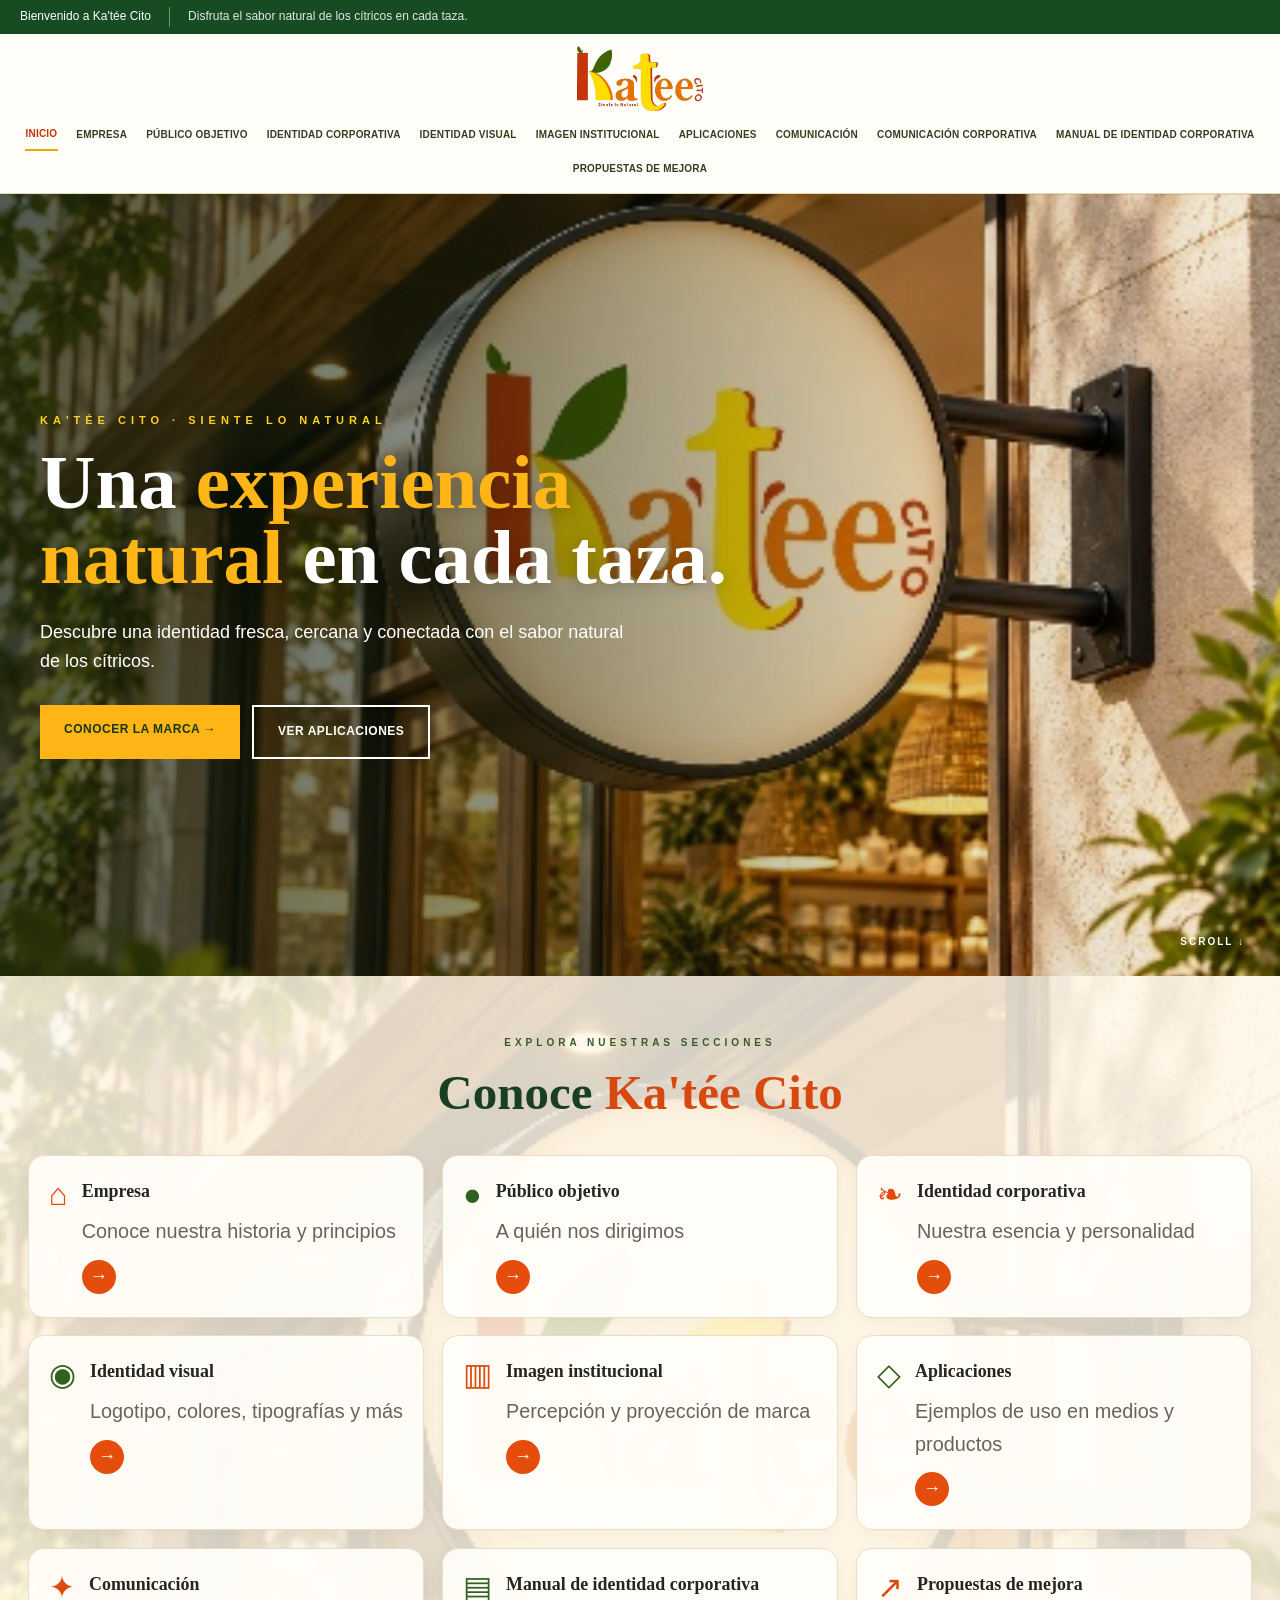
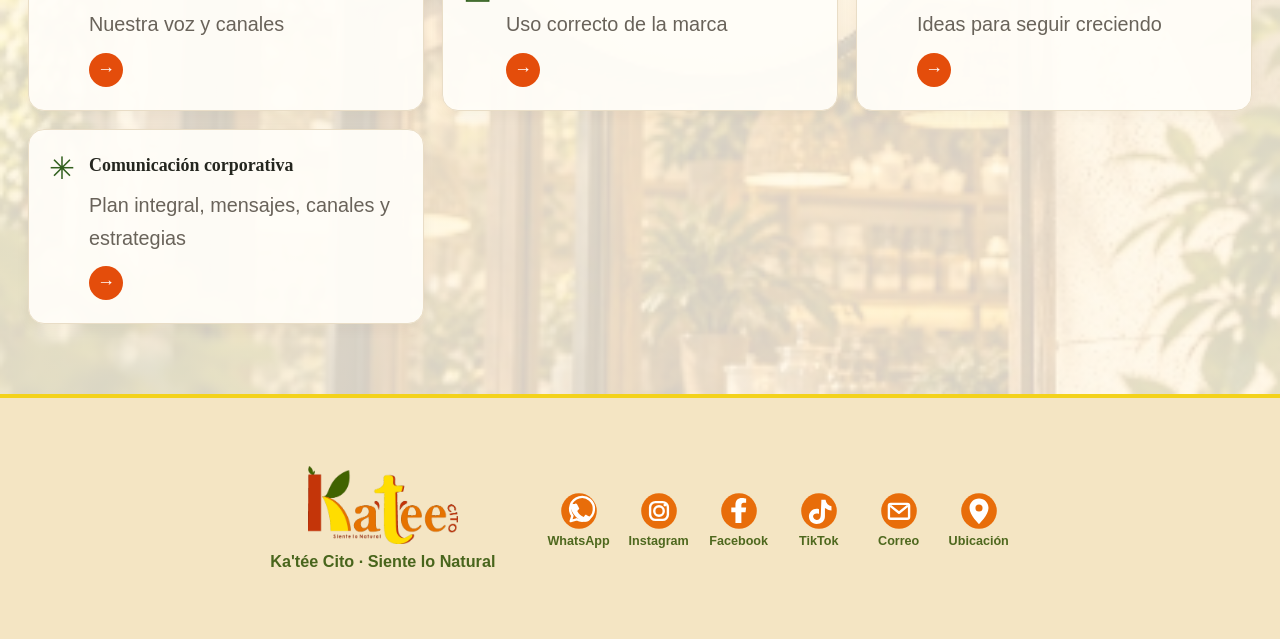
<file: index.html>
<!DOCTYPE html>
<html lang="es"><head><meta charset="utf-8"/><meta content="width=device-width,initial-scale=1" name="viewport"/>
<meta content="#fff8e9" name="theme-color"/><title>Inicio | Ka'tée Cito</title><link href="style.css" rel="stylesheet"/></head><body style="--fondo-pagina:url('img/hero-final/index.jpg')">
<div class="top-strip"><div><span>Bienvenido a Ka'tée Cito</span><b>Disfruta el sabor natural de los cítricos en cada taza.</b></div></div>
<header class="site-header"><nav class="navbar"><a class="brand" href="index.html"><img alt="Logo Ka'tée Cito" src="img/logo-kateecito.png"/></a><div class="nav-links"><a aria-current="page" class="active" href="index.html">Inicio</a><a href="empresa.html">Empresa</a><a href="publico.html">Público objetivo</a><a href="identidad-corporativa.html">Identidad corporativa</a><a href="identidad-visual.html">Identidad visual</a><a href="imagen-institucional.html">Imagen institucional</a><a href="aplicaciones.html">Aplicaciones</a><a href="comunicacion.html">Comunicación</a><a href="comunicacion-corporativa.html">Comunicación corporativa</a><a href="manual-identidad.html">Manual de identidad corporativa</a><a href="propuestas-mejora.html">Propuestas de mejora</a></div></nav></header>
<section class="ref-hero">
<video autoplay="" loop="" muted="" playsinline="" poster="img/galeria/letrero-1.jpg" preload="auto">
<source src="video/kateecito-fondo.mp4" type="video/mp4"/>
</video>
<div class="ref-overlay"></div>
<div class="ref-copy">
<small>KA'TÉE CITO · SIENTE LO NATURAL</small>
<h1>Una <em>experiencia<br/>natural</em> en cada taza.</h1>
<p>Descubre una identidad fresca, cercana y conectada con el sabor natural de los cítricos.</p>
<div class="ref-actions"><a class="ref-primary" href="empresa.html">CONOCER LA MARCA →</a><a class="ref-secondary" href="aplicaciones.html">VER APLICACIONES</a></div>
</div>
<a class="scroll-cue" href="#secciones">SCROLL ↓</a>
</section>
<main class="ref-main" id="secciones">
<div class="ref-intro">
<div><small>EXPLORA NUESTRAS SECCIONES</small><h2>Conoce <strong>Ka'tée Cito</strong></h2></div>

</div>
<div class="ref-grid"><a class="ref-card" href="empresa.html"><div class="ref-icon">⌂</div><div><h3>Empresa</h3><p>Conoce nuestra historia y principios</p><span>→</span></div></a><a class="ref-card" href="publico.html"><div class="ref-icon">●</div><div><h3>Público objetivo</h3><p>A quién nos dirigimos</p><span>→</span></div></a><a class="ref-card" href="identidad-corporativa.html"><div class="ref-icon">❧</div><div><h3>Identidad corporativa</h3><p>Nuestra esencia y personalidad</p><span>→</span></div></a><a class="ref-card" href="identidad-visual.html"><div class="ref-icon">◉</div><div><h3>Identidad visual</h3><p>Logotipo, colores, tipografías y más</p><span>→</span></div></a><a class="ref-card" href="imagen-institucional.html"><div class="ref-icon">▥</div><div><h3>Imagen institucional</h3><p>Percepción y proyección de marca</p><span>→</span></div></a><a class="ref-card" href="aplicaciones.html"><div class="ref-icon">◇</div><div><h3>Aplicaciones</h3><p>Ejemplos de uso en medios y productos</p><span>→</span></div></a><a class="ref-card" href="comunicacion.html"><div class="ref-icon">✦</div><div><h3>Comunicación</h3><p>Nuestra voz y canales</p><span>→</span></div></a><a class="ref-card" href="manual-identidad.html"><div class="ref-icon">▤</div><div><h3>Manual de identidad corporativa</h3><p>Uso correcto de la marca</p><span>→</span></div></a><a class="ref-card" href="propuestas-mejora.html"><div class="ref-icon">↗</div><div><h3>Propuestas de mejora</h3><p>Ideas para seguir creciendo</p><span>→</span></div></a><a class="ref-card" href="comunicacion-corporativa.html"><div class="ref-icon">✳</div><div><h3>Comunicación corporativa</h3><p>Plan integral, mensajes, canales y estrategias</p><span>→</span></div></a></div>
</main>
<footer class="brand-footer"><div class="brand-footer-inner"><div class="footer-brand"><img alt="Ka'tée Cito" src="img/logo-kateecito.png"/><strong>Ka'tée Cito · Siente lo Natural</strong></div><div aria-label="Canales de contacto" class="footer-contacts"><a aria-label="WhatsApp" href="#"><img alt="" src="img/social/whatsapp.svg"/><small>WhatsApp</small></a><a aria-label="Instagram" href="#"><img alt="" src="img/social/instagram.svg"/><small>Instagram</small></a><a aria-label="Facebook" href="#"><img alt="" src="img/social/facebook.svg"/><small>Facebook</small></a><a aria-label="TikTok" href="#"><img alt="" src="img/social/tiktok.svg"/><small>TikTok</small></a><a aria-label="Correo" href="#"><img alt="" src="img/social/mail.svg"/><small>Correo</small></a><a aria-label="Ubicación" href="#"><img alt="" src="img/social/location.svg"/><small>Ubicación</small></a></div></div></footer>
</body></html>
</file>
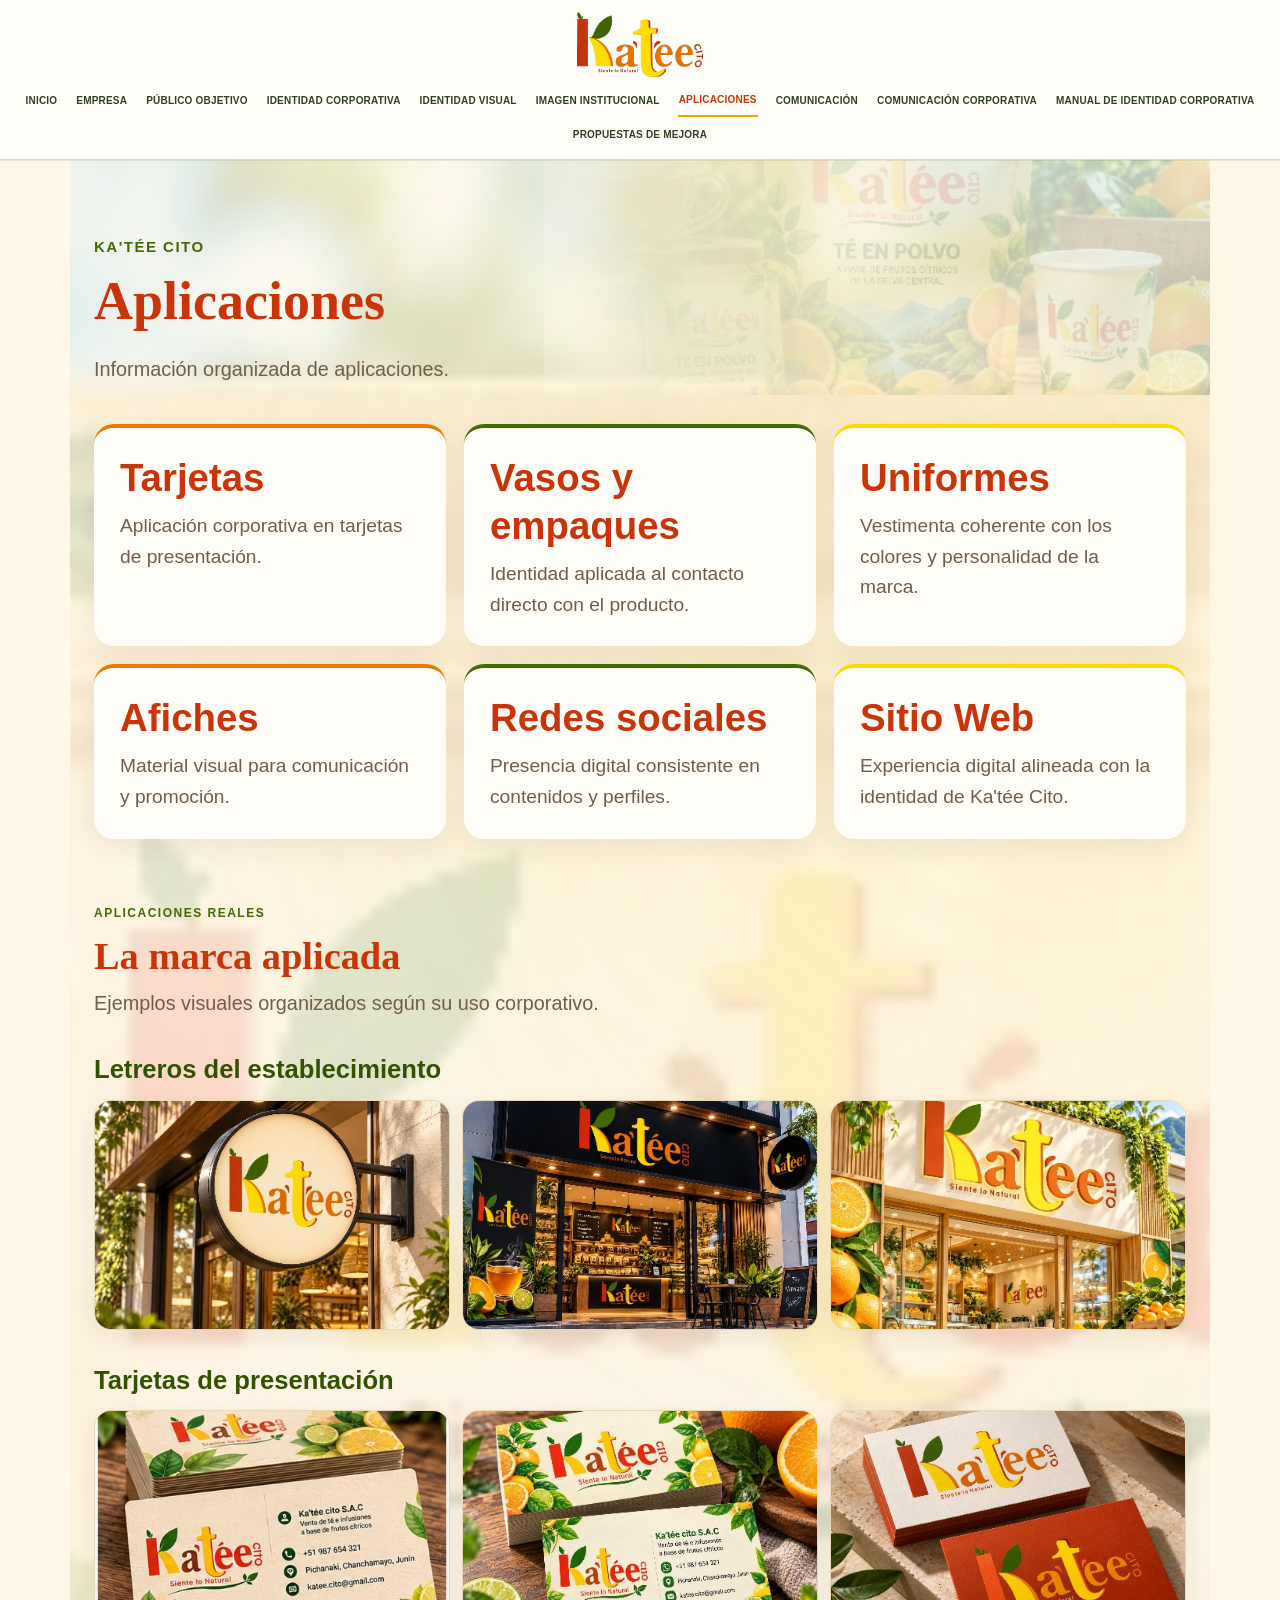
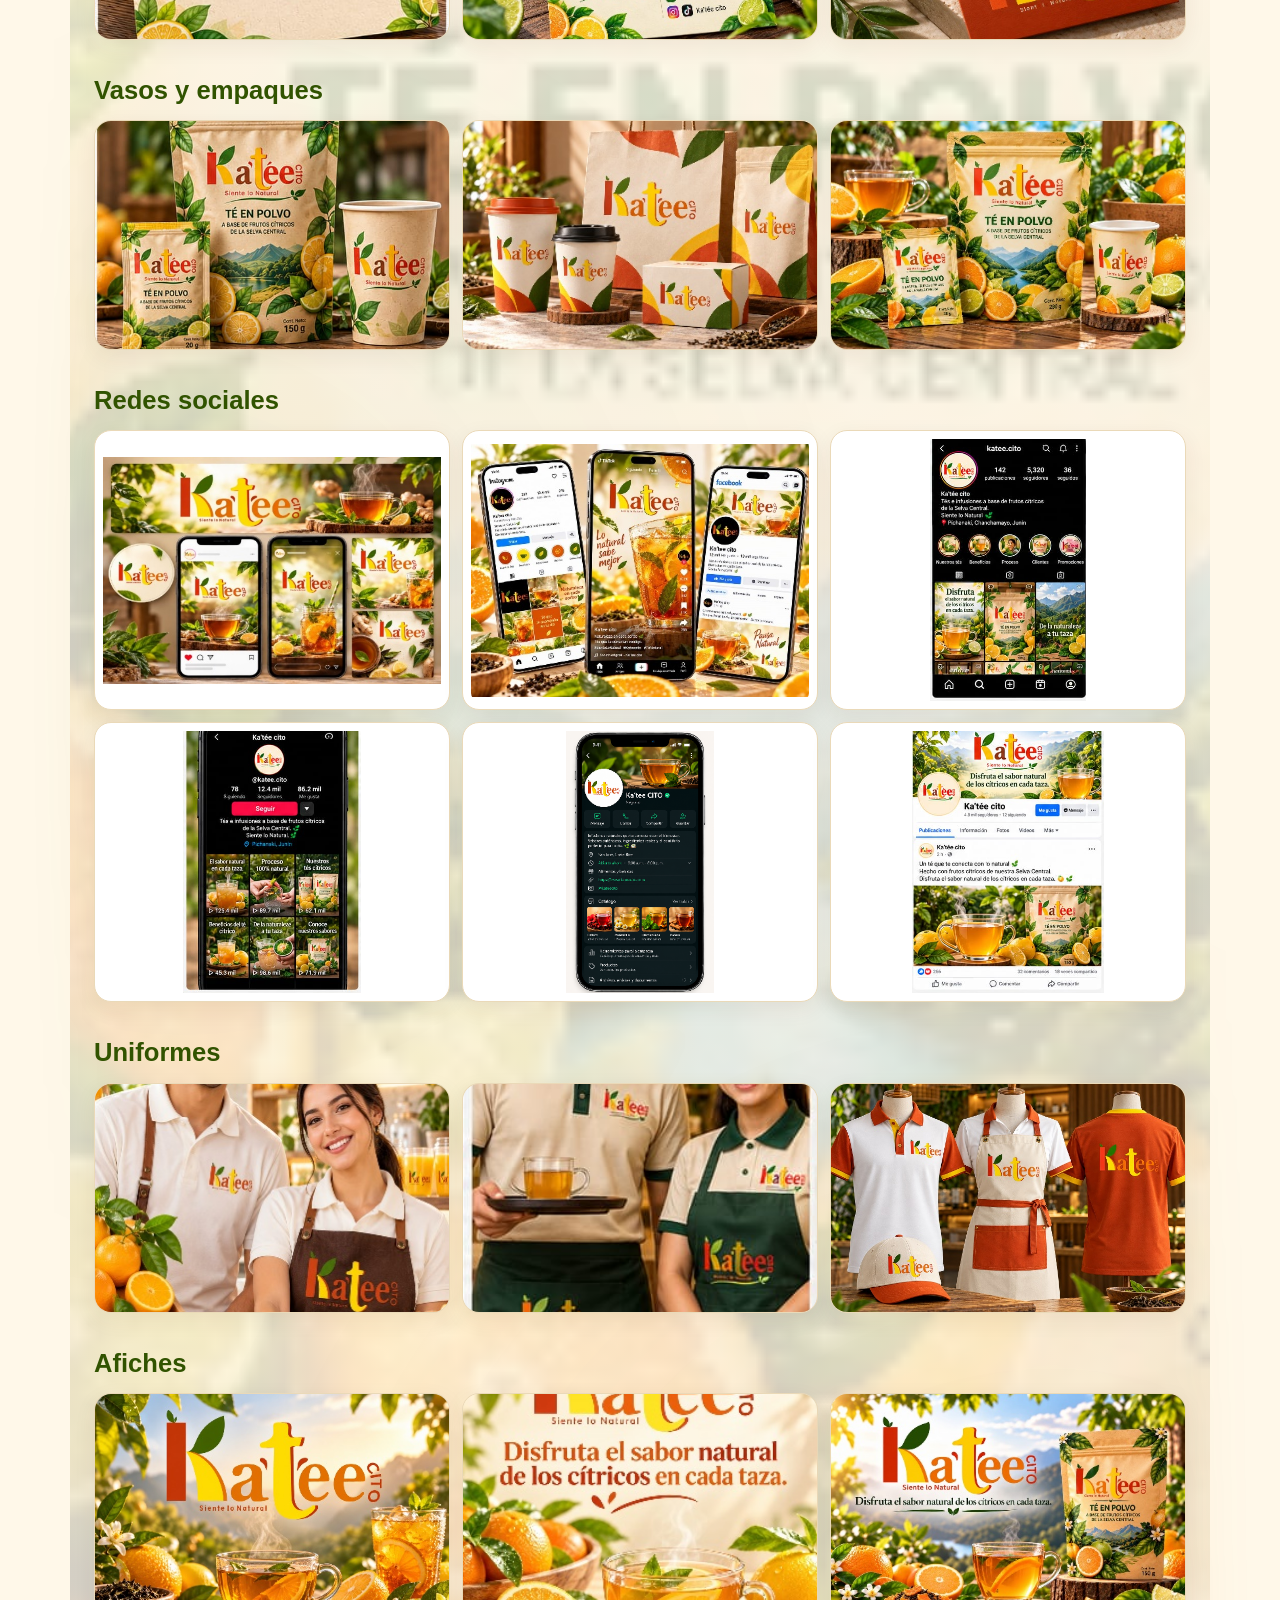
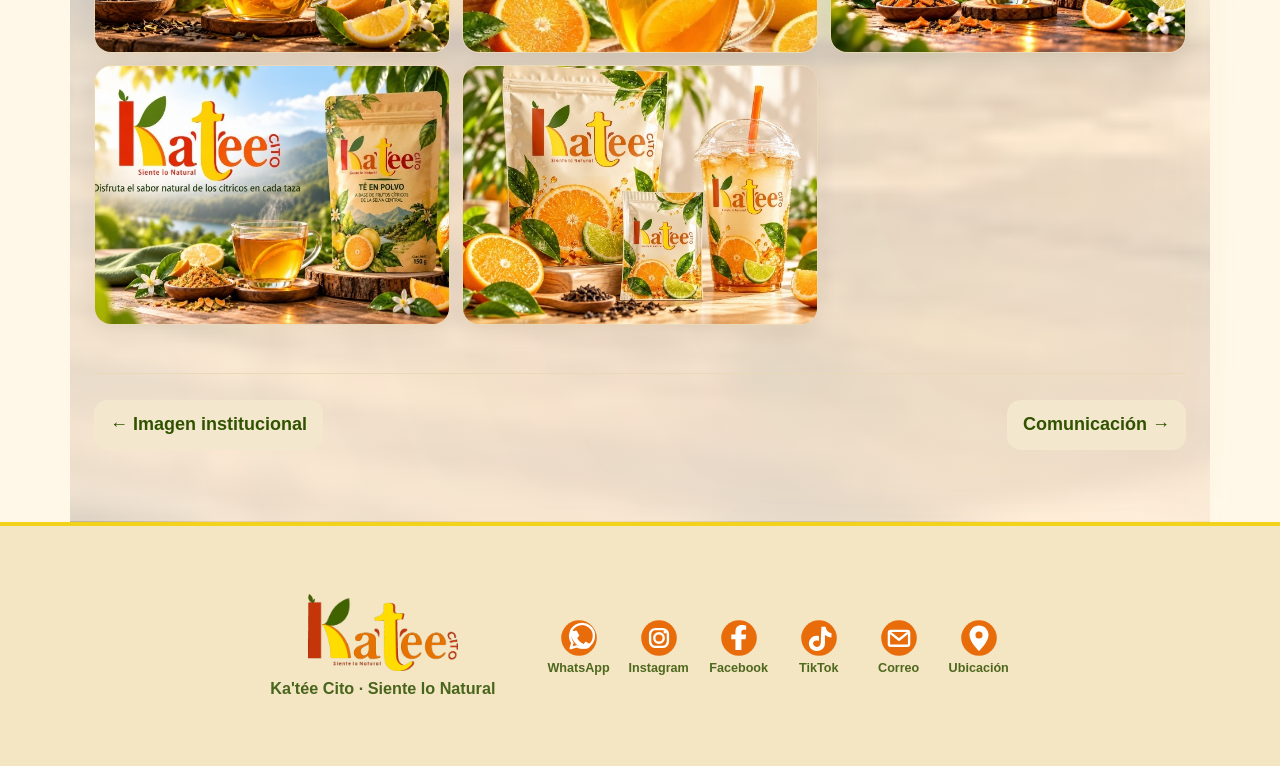
<file: aplicaciones.html>
<!DOCTYPE html>

<html lang="es"><head><meta charset="utf-8"/><meta content="width=device-width,initial-scale=1" name="viewport"/>
<meta content="#fff8e9" name="theme-color"/><title>Aplicaciones | Ka'tée Cito</title><link href="style.css" rel="stylesheet"/></head>
<body style="--fondo-pagina:url('img/hero-final/aplicaciones.jpg')"><header class="site-header"><nav class="navbar"><a class="brand" href="index.html"><img alt="Logo Ka'tée Cito" src="img/logo-kateecito.png"/></a><div class="nav-links"><a href="index.html">Inicio</a><a href="empresa.html">Empresa</a><a href="publico.html">Público objetivo</a><a href="identidad-corporativa.html">Identidad corporativa</a><a href="identidad-visual.html">Identidad visual</a><a href="imagen-institucional.html">Imagen institucional</a><a aria-current="page" class="active" href="aplicaciones.html">Aplicaciones</a><a href="comunicacion.html">Comunicación</a><a href="comunicacion-corporativa.html">Comunicación corporativa</a><a href="manual-identidad.html">Manual de identidad corporativa</a><a href="propuestas-mejora.html">Propuestas de mejora</a></div></nav></header>
<main><div aria-hidden="true" class="page-hero-art" style="--page-art:url('img/hero-final/aplicaciones.jpg')"></div><div class="page-head"><small>Ka'tée Cito</small><h1 class="page-title">Aplicaciones</h1><p>Información organizada de aplicaciones.</p></div><div class="grid"><article class="card"><h2>Tarjetas</h2><p>Aplicación corporativa en tarjetas de presentación.</p></article><article class="card"><h2>Vasos y empaques</h2><p>Identidad aplicada al contacto directo con el producto.</p></article><article class="card"><h2>Uniformes</h2><p>Vestimenta coherente con los colores y personalidad de la marca.</p></article><article class="card"><h2>Afiches</h2><p>Material visual para comunicación y promoción.</p></article><article class="card"><h2>Redes sociales</h2><p>Presencia digital consistente en contenidos y perfiles.</p></article><article class="card"><h2>Sitio Web</h2><p>Experiencia digital alineada con la identidad de Ka'tée Cito.</p></article></div>
<section class="media-section">
<div class="showcase-head"><span>Aplicaciones reales</span><h2>La marca aplicada</h2><p>Ejemplos visuales organizados según su uso corporativo.</p></div>
<div class="media-group"><h3>Letreros del establecimiento</h3><div class="photo-grid three">
<img alt="Letrero Ka'tée Cito 1" loading="lazy" src="img/galeria/letrero-1.jpg"/><img alt="Letrero Ka'tée Cito 2" loading="lazy" src="img/galeria/letrero-2.jpg"/><img alt="Letrero Ka'tée Cito 3" loading="lazy" src="img/galeria/letrero-3.jpg"/>
</div></div>
<div class="media-group"><h3>Tarjetas de presentación</h3><div class="photo-grid three">
<img alt="Tarjeta de presentación 1" loading="lazy" src="img/galeria/tarjeta-1.jpg"/><img alt="Tarjeta de presentación 2" loading="lazy" src="img/galeria/tarjeta-2.jpg"/><img alt="Tarjeta de presentación 3" loading="lazy" src="img/galeria/tarjeta-3.jpg"/>
</div></div>
<div class="media-group"><h3>Vasos y empaques</h3><div class="photo-grid three">
<img alt="Vasos y empaques 1" loading="lazy" src="img/galeria/empaque-1.jpg"/><img alt="Vasos y empaques 2" loading="lazy" src="img/galeria/empaque-2.jpg"/><img alt="Vasos y empaques 3" loading="lazy" src="img/galeria/empaque-3.jpg"/>
</div></div>
<div class="media-group"><h3>Redes sociales</h3><div class="photo-grid social">
<img alt="Presentación de redes sociales" loading="lazy" src="img/galeria/redes-general.jpg"/><img alt="Redes sociales en dispositivos móviles" loading="lazy" src="img/galeria/redes-moviles.jpg"/><img alt="Instagram de Ka'tée Cito" loading="lazy" src="img/galeria/instagram.jpg"/><img alt="TikTok de Ka'tée Cito" loading="lazy" src="img/galeria/tiktok.jpg"/><img alt="WhatsApp de Ka'tée Cito" loading="lazy" src="img/galeria/whatsapp.jpg"/><img alt="Facebook de Ka'tée Cito" loading="lazy" src="img/galeria/facebook.jpg"/>
</div></div>
<div class="media-group"><h3>Uniformes</h3><div class="photo-grid three">
<img alt="Uniforme Ka'tée Cito 1" loading="lazy" src="img/galeria/uniforme-1.jpg"/><img alt="Uniforme Ka'tée Cito 2" loading="lazy" src="img/galeria/uniforme-2.jpg"/><img alt="Uniforme Ka'tée Cito 3" loading="lazy" src="img/galeria/uniforme-3.jpg"/>
</div></div>
<div class="media-group"><h3>Afiches</h3><div class="photo-grid posters">
<img alt="Afiche Ka'tée Cito 1" loading="lazy" src="img/galeria/afiche-1.jpg"/><img alt="Afiche Ka'tée Cito 2" loading="lazy" src="img/galeria/afiche-2.jpg"/><img alt="Afiche Ka'tée Cito 3" loading="lazy" src="img/galeria/afiche-3.jpg"/><img alt="Afiche Ka'tée Cito 4" loading="lazy" src="img/galeria/afiche-4.jpg"/><img alt="Afiche Ka'tée Cito 5" loading="lazy" src="img/galeria/afiche-5.jpg"/>
</div></div>
</section>
<div class="pager"><a href="imagen-institucional.html">← Imagen institucional</a><a href="comunicacion.html">Comunicación →</a></div></main>
<footer class="brand-footer"><div class="brand-footer-inner"><div class="footer-brand"><img alt="Ka'tée Cito" src="img/logo-kateecito.png"/><strong>Ka'tée Cito · Siente lo Natural</strong></div><div aria-label="Canales de contacto" class="footer-contacts"><a aria-label="WhatsApp" href="#"><img alt="" src="img/social/whatsapp.svg"/><small>WhatsApp</small></a><a aria-label="Instagram" href="#"><img alt="" src="img/social/instagram.svg"/><small>Instagram</small></a><a aria-label="Facebook" href="#"><img alt="" src="img/social/facebook.svg"/><small>Facebook</small></a><a aria-label="TikTok" href="#"><img alt="" src="img/social/tiktok.svg"/><small>TikTok</small></a><a aria-label="Correo" href="#"><img alt="" src="img/social/mail.svg"/><small>Correo</small></a><a aria-label="Ubicación" href="#"><img alt="" src="img/social/location.svg"/><small>Ubicación</small></a></div></div></footer>
</body></html>
</file>
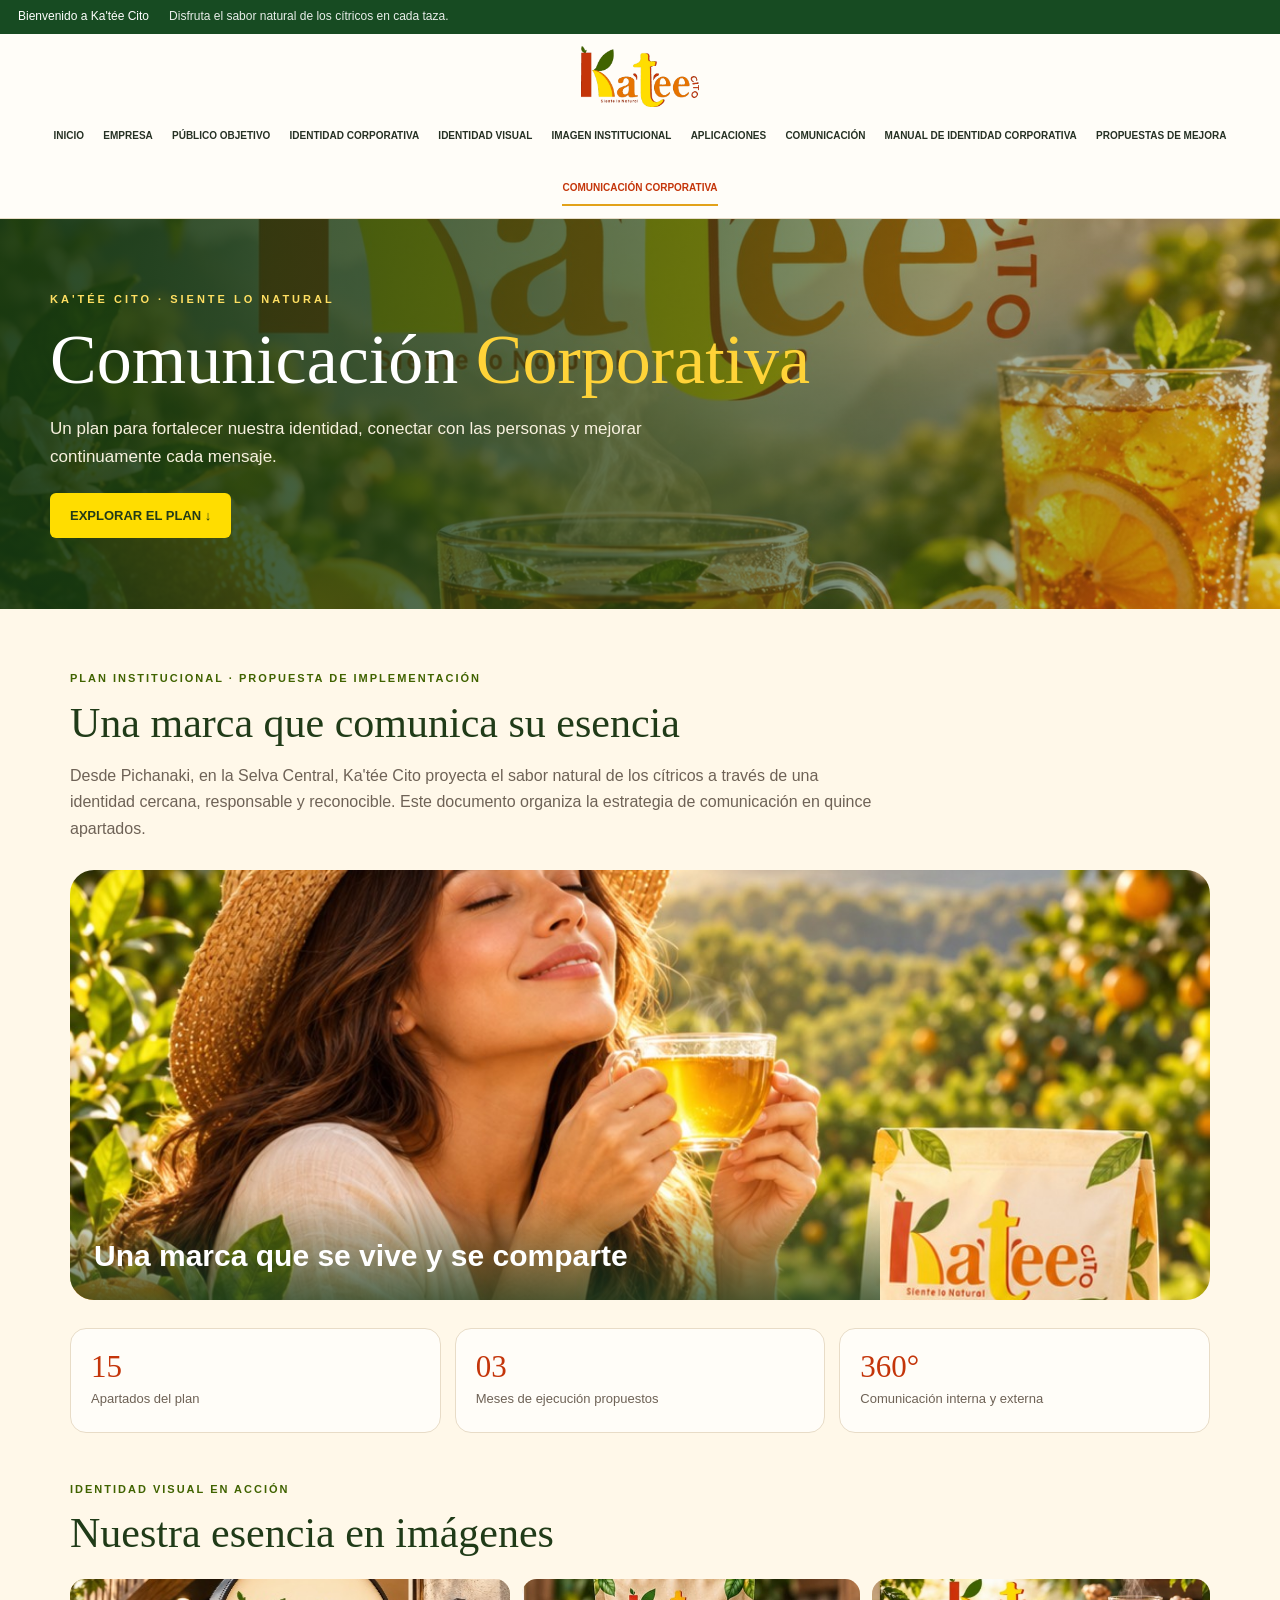
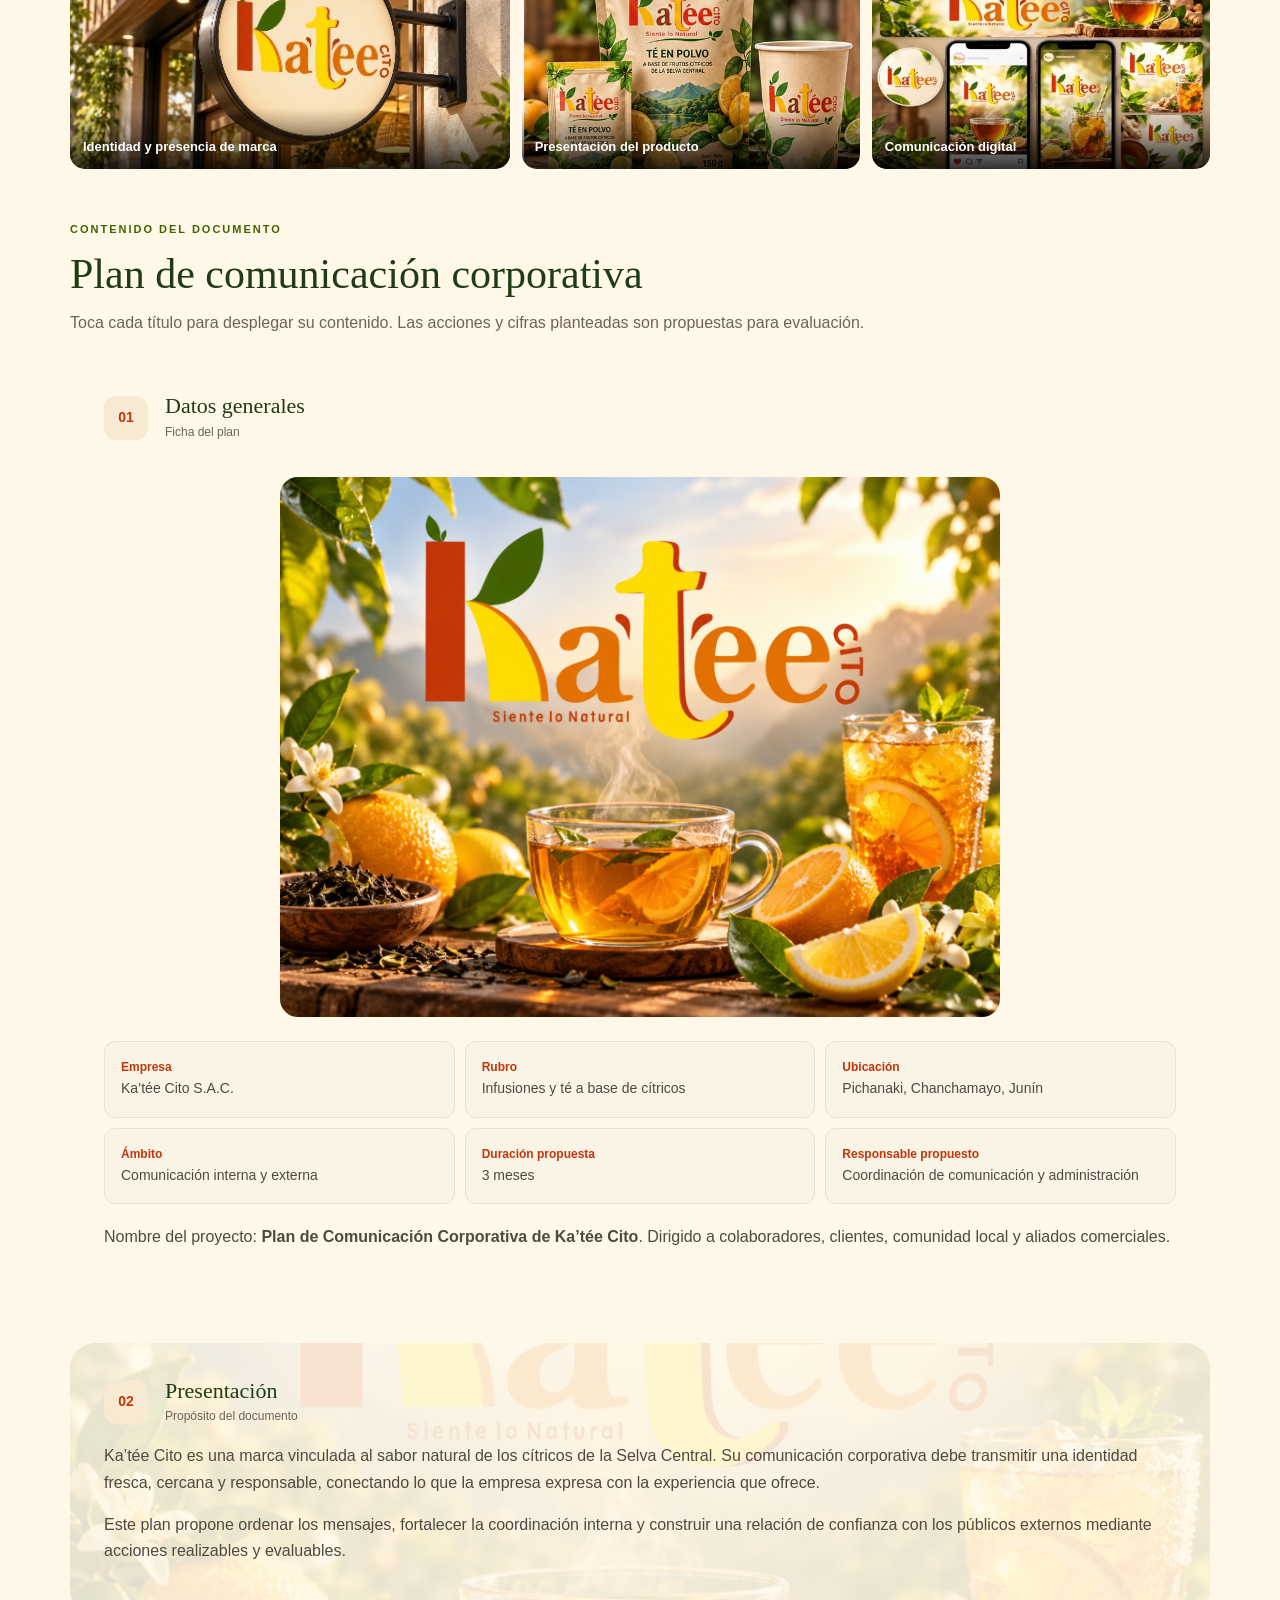
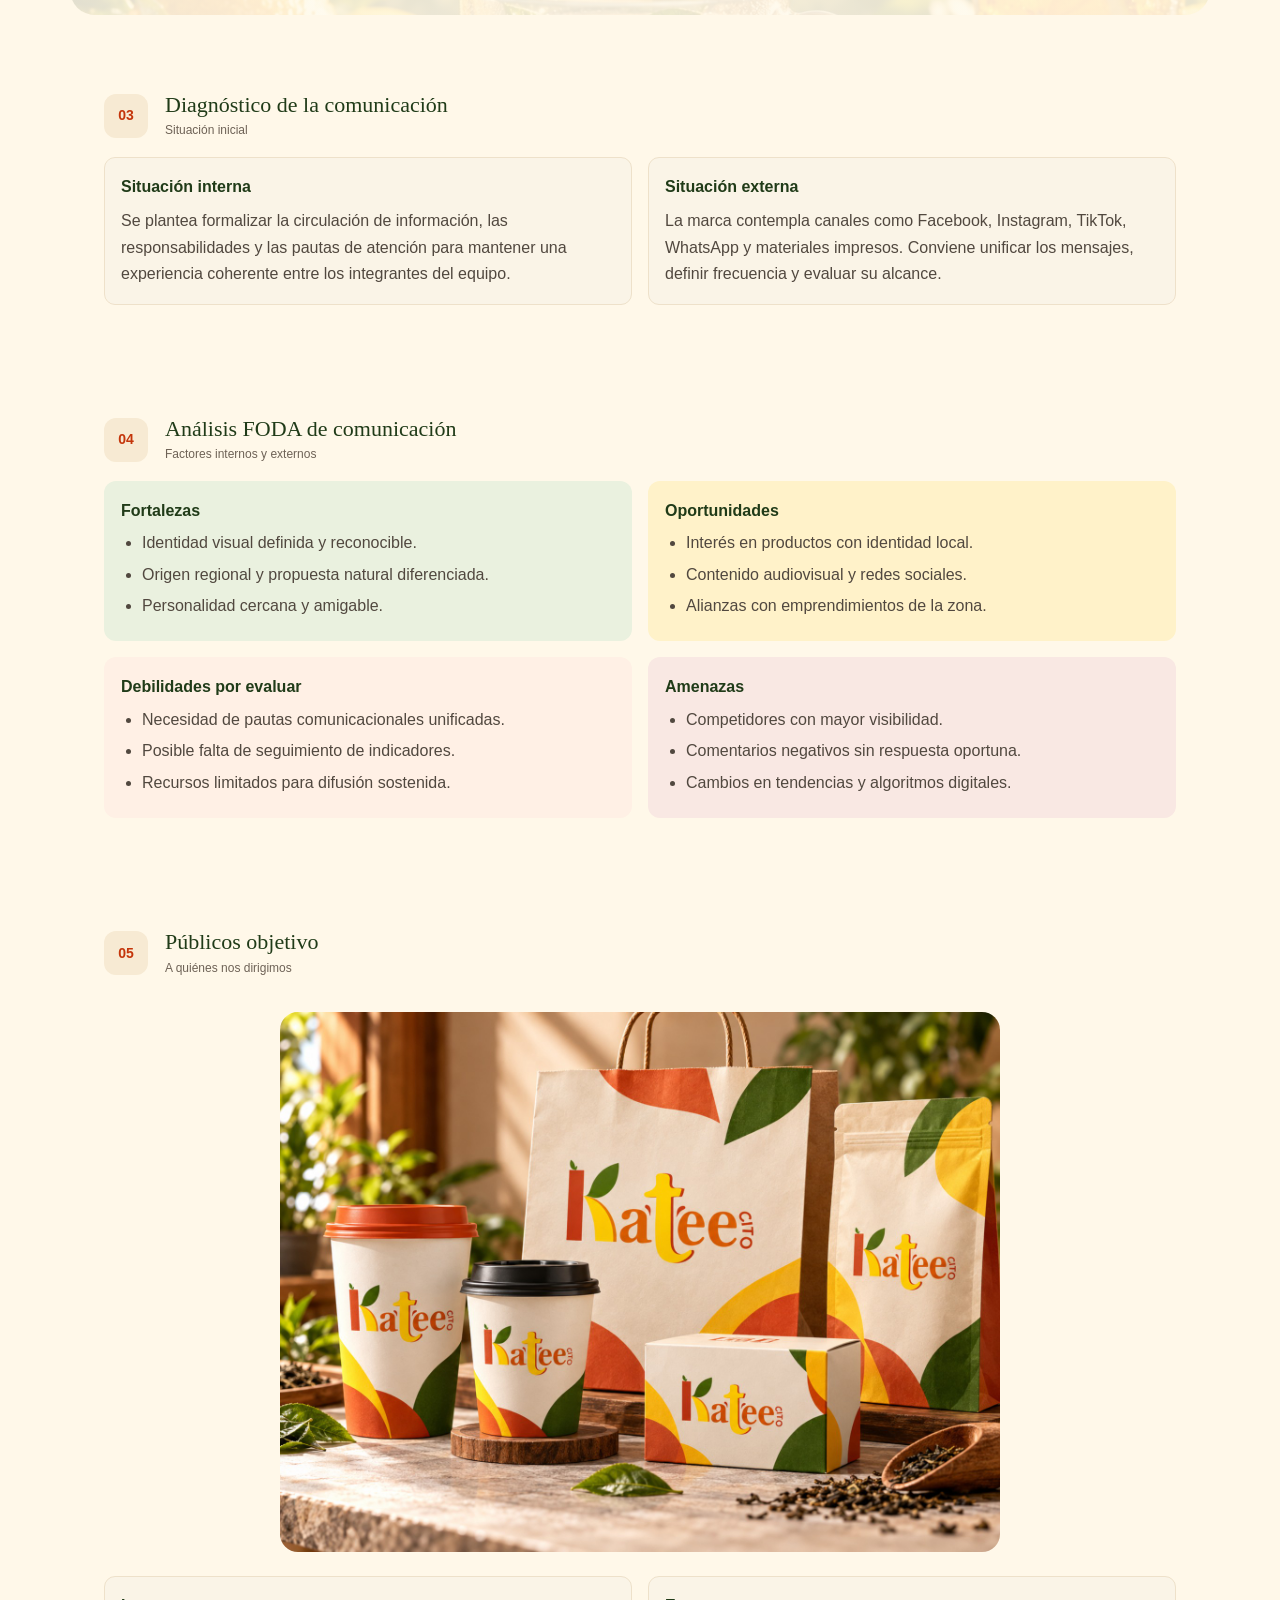
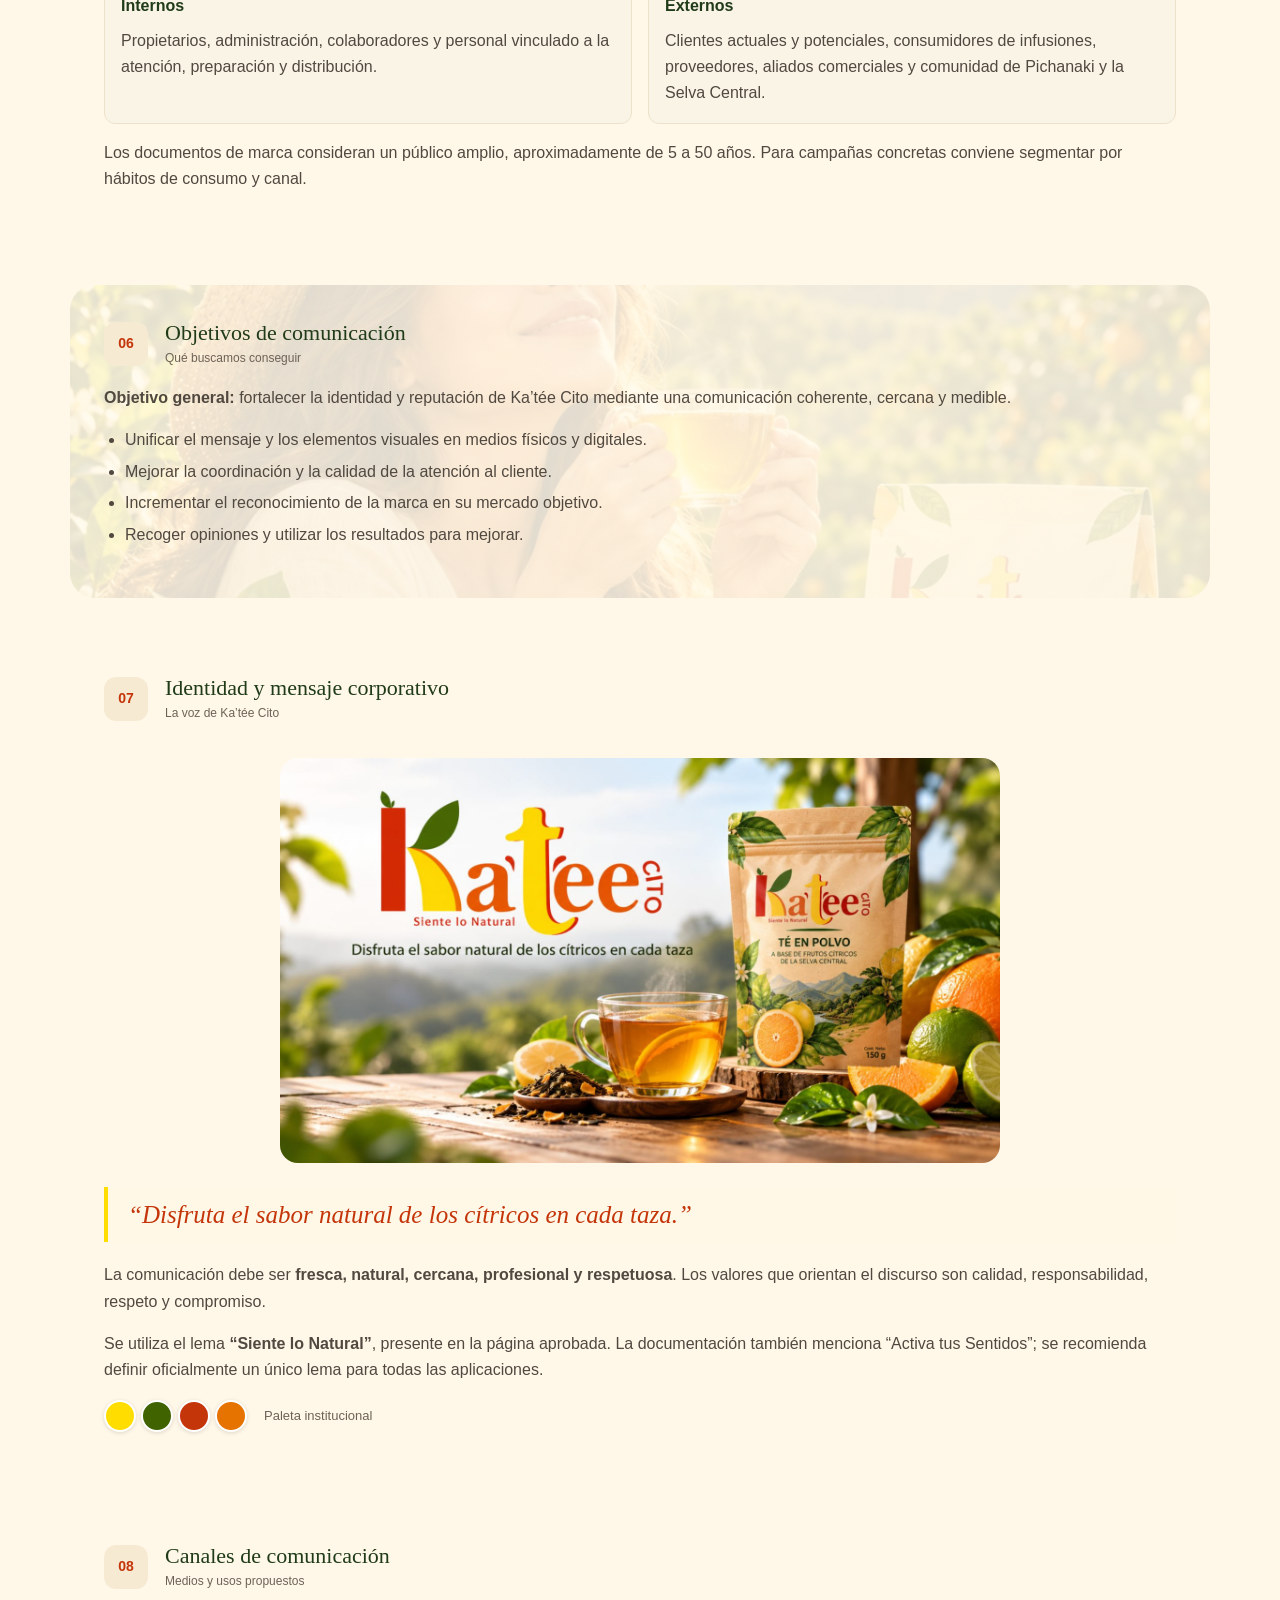
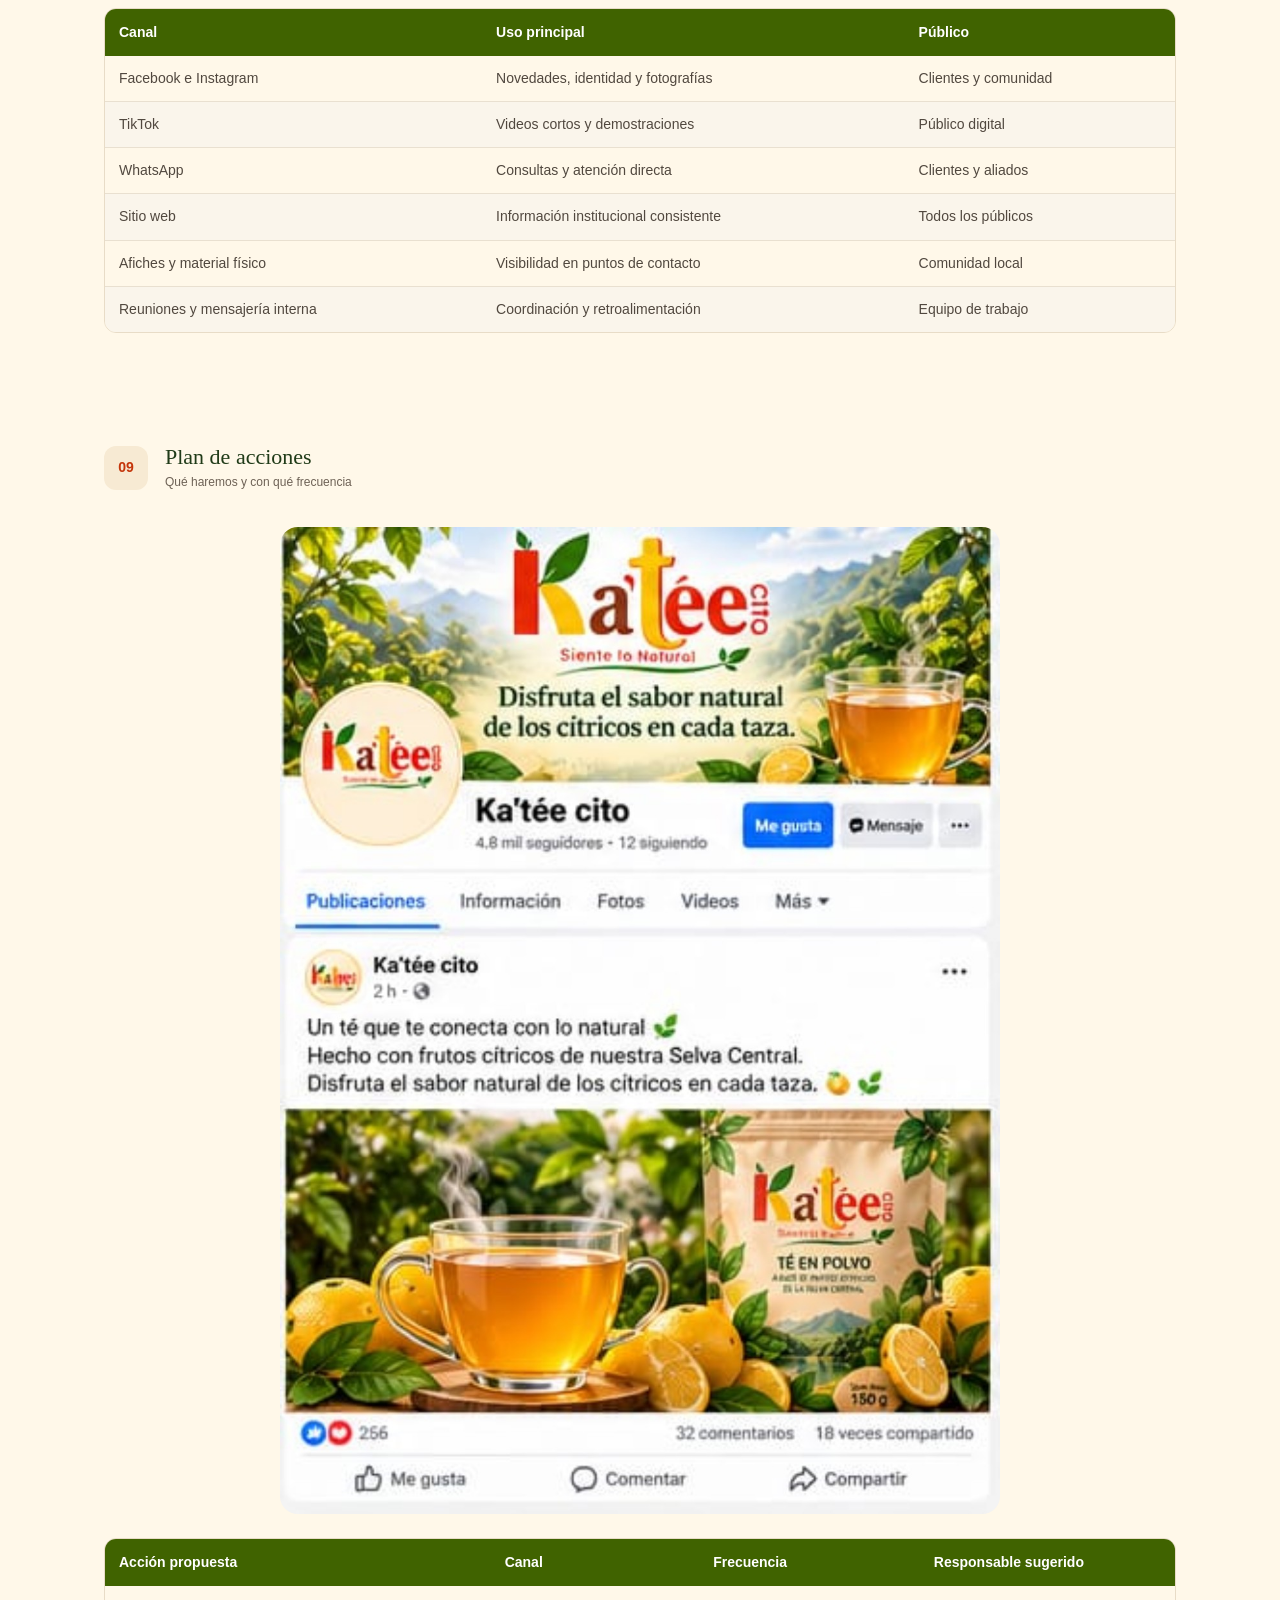
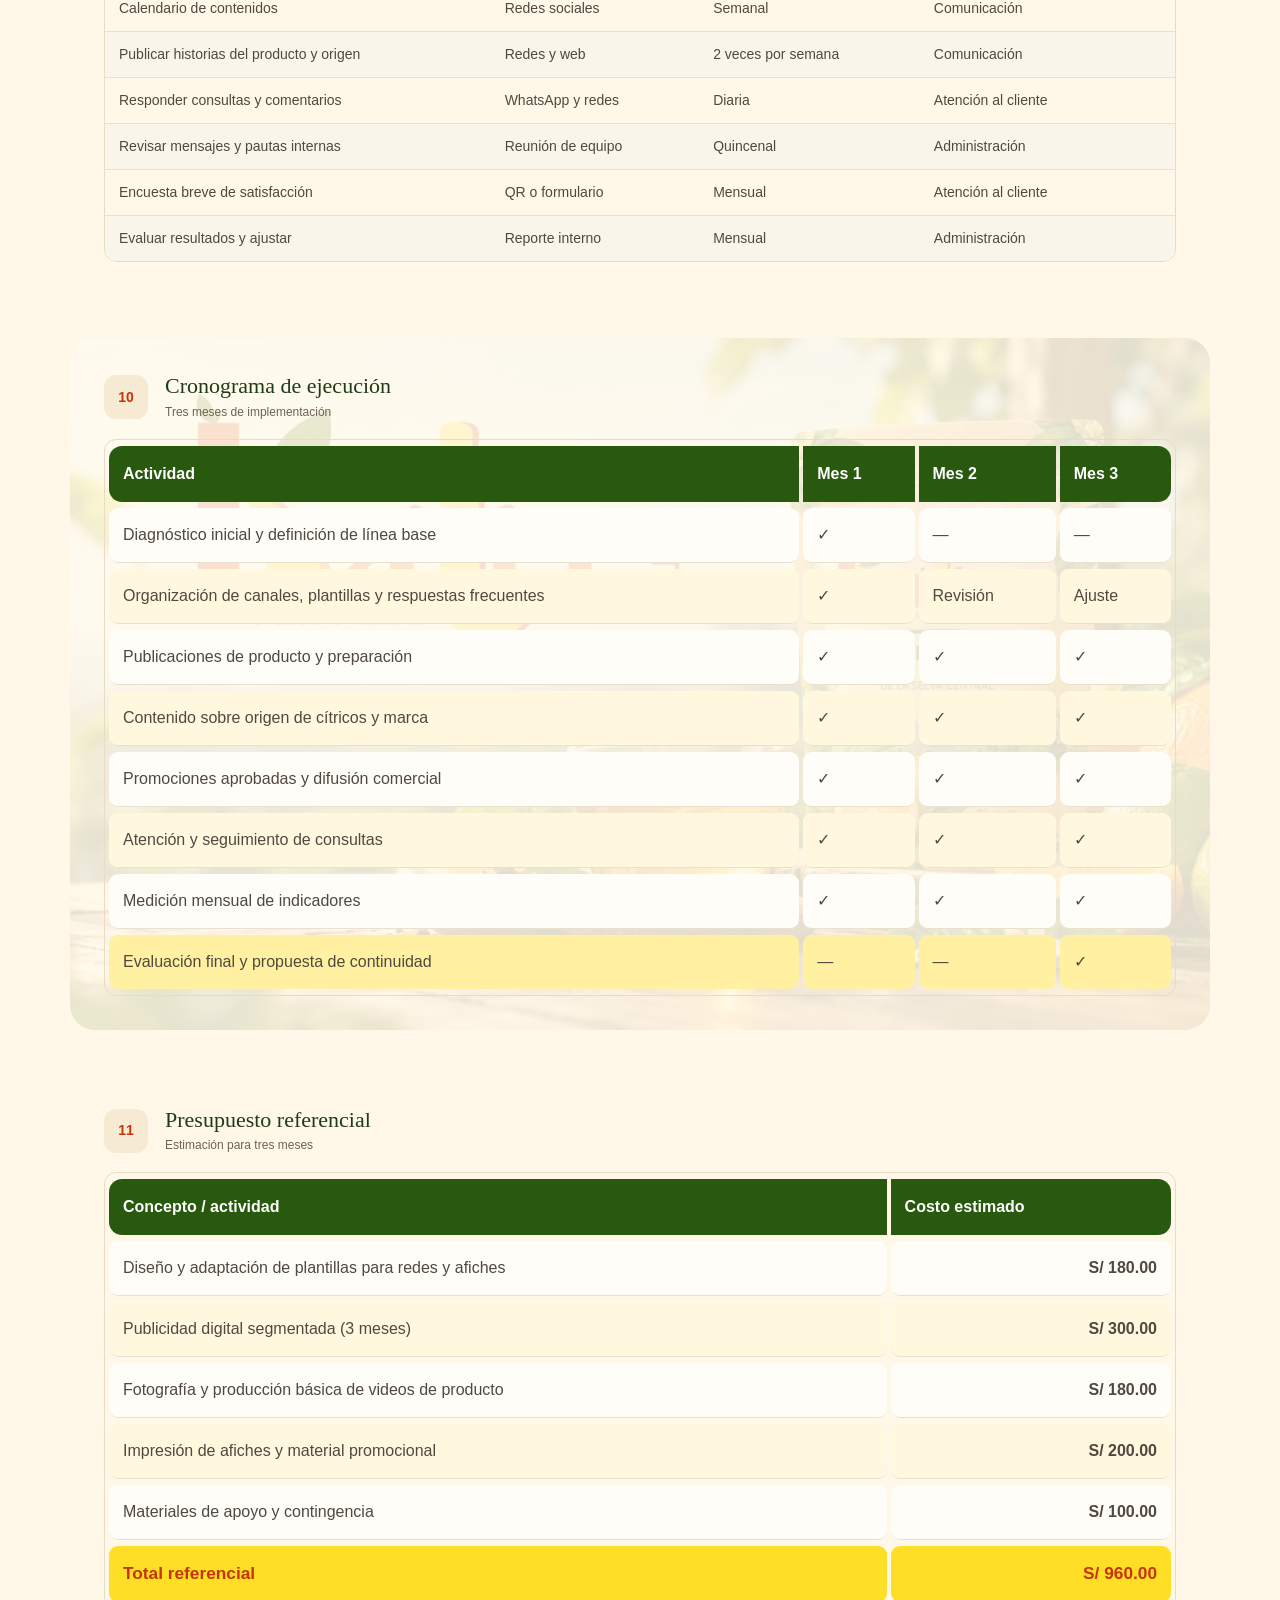
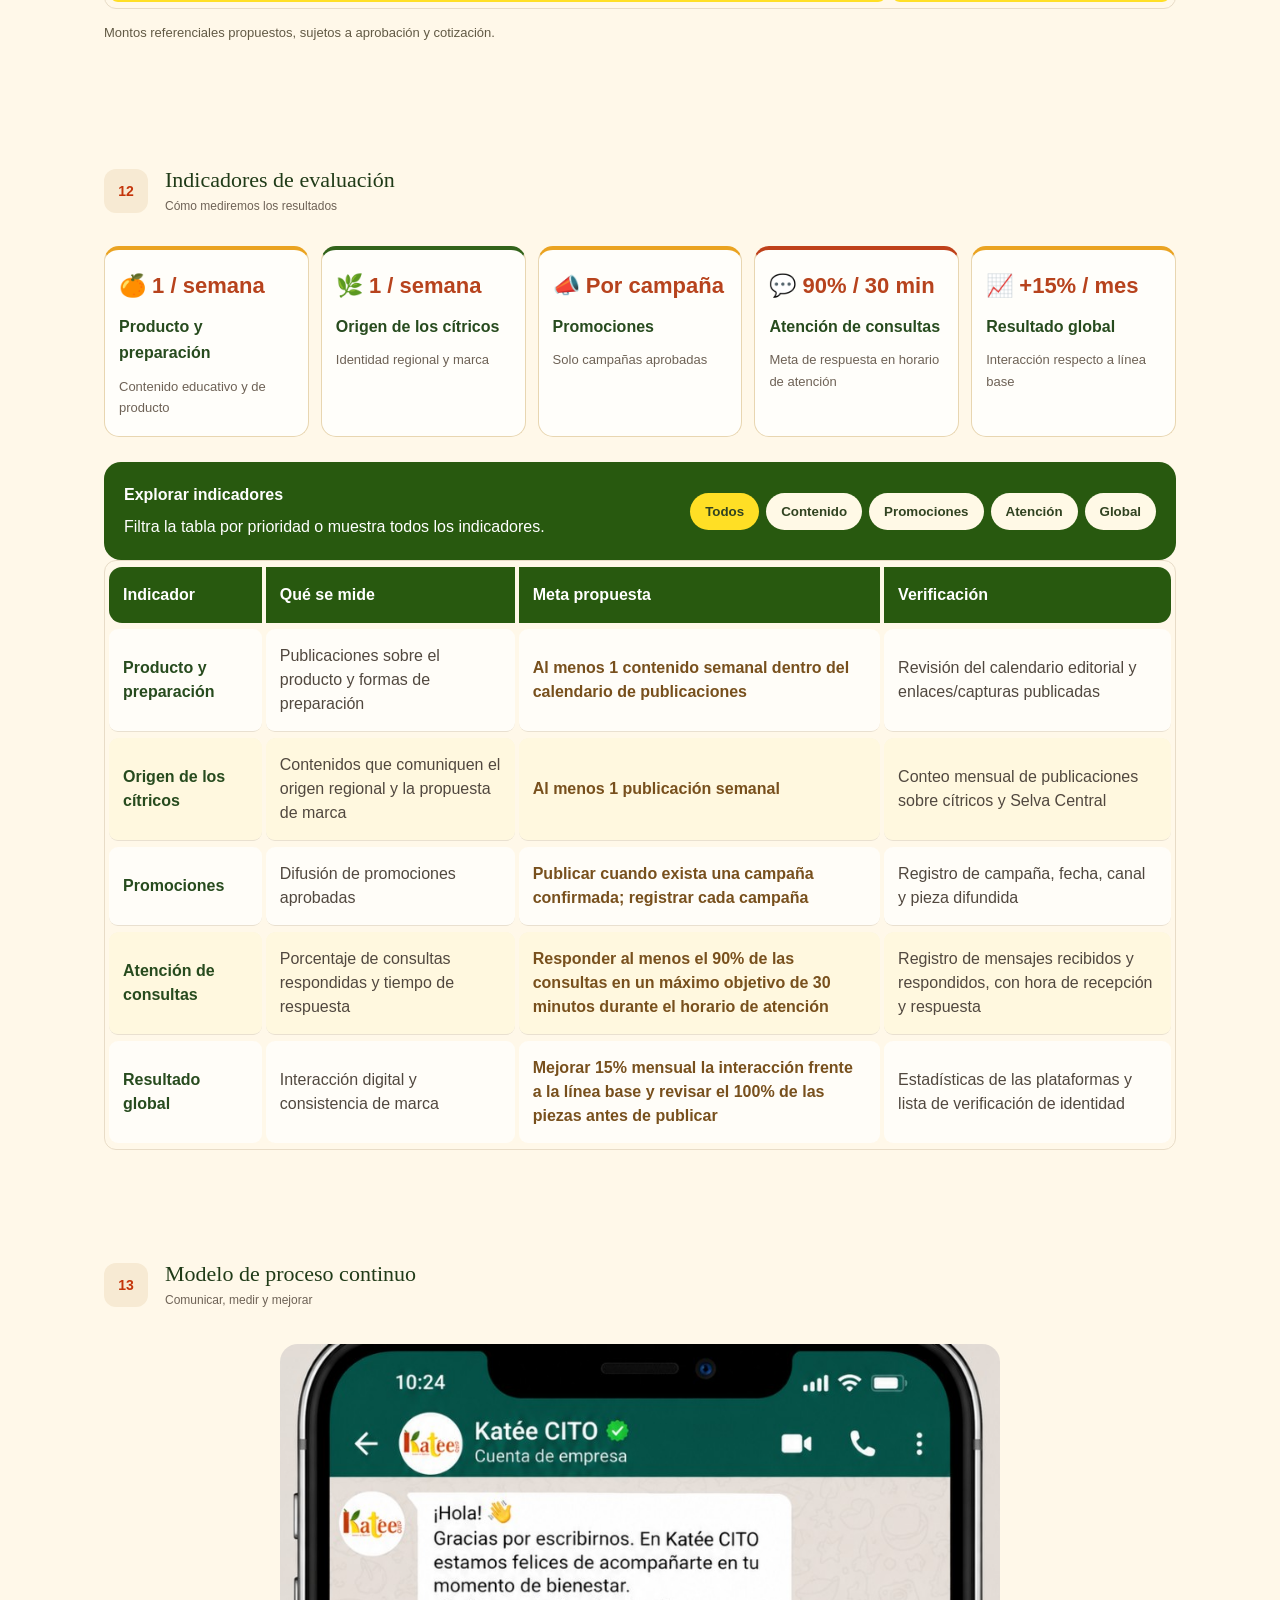
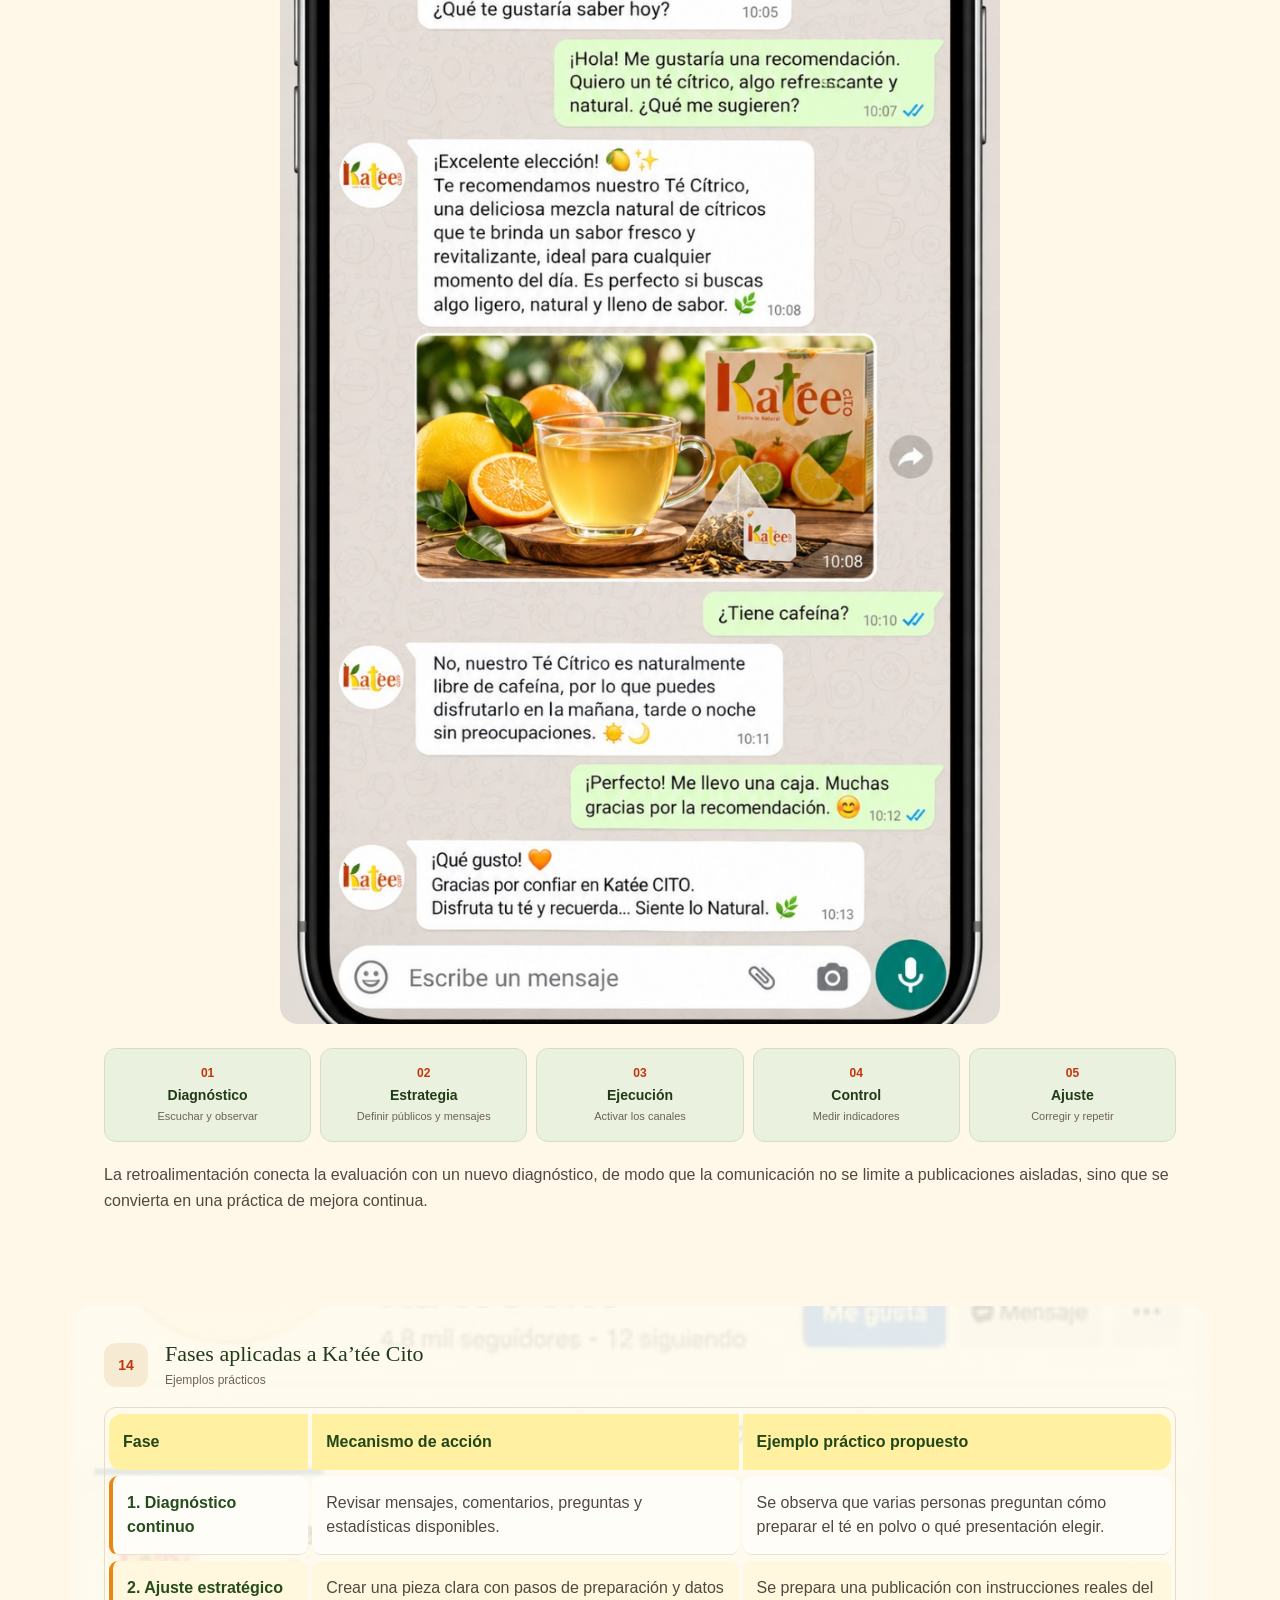
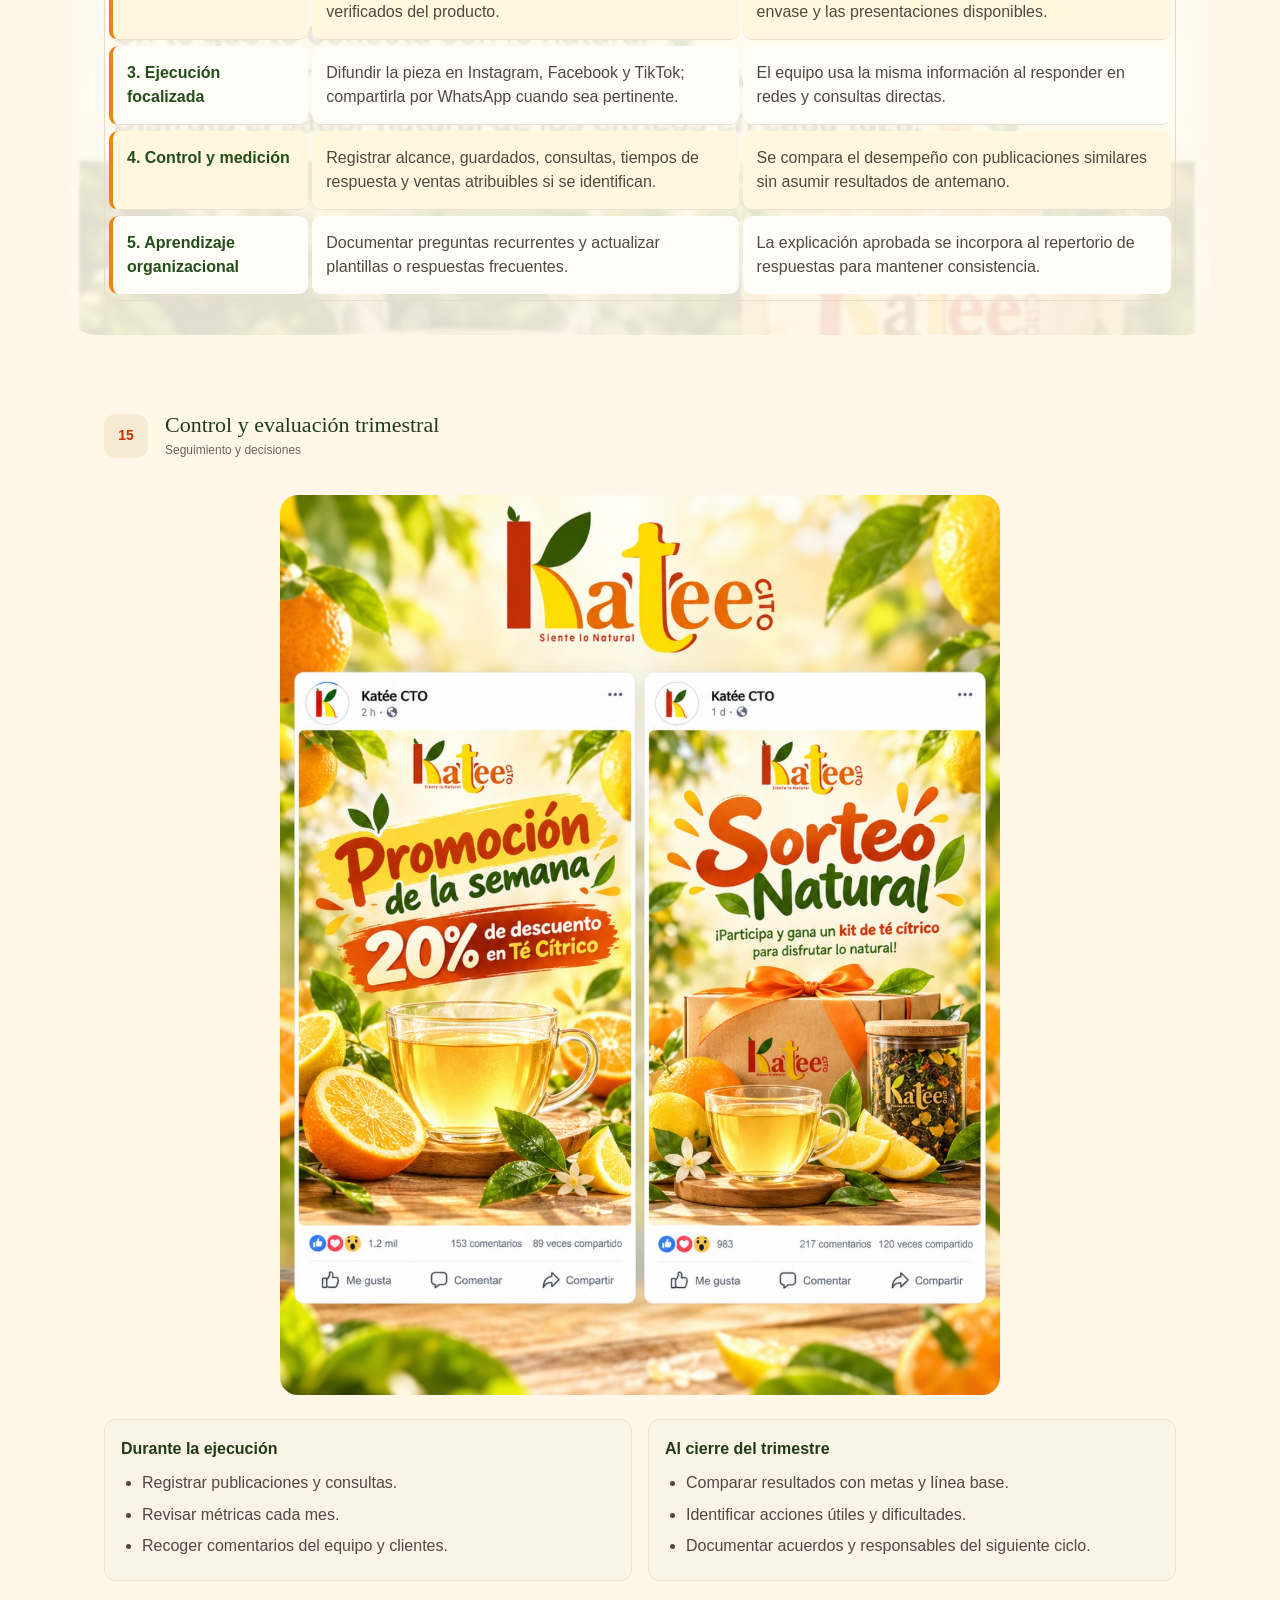
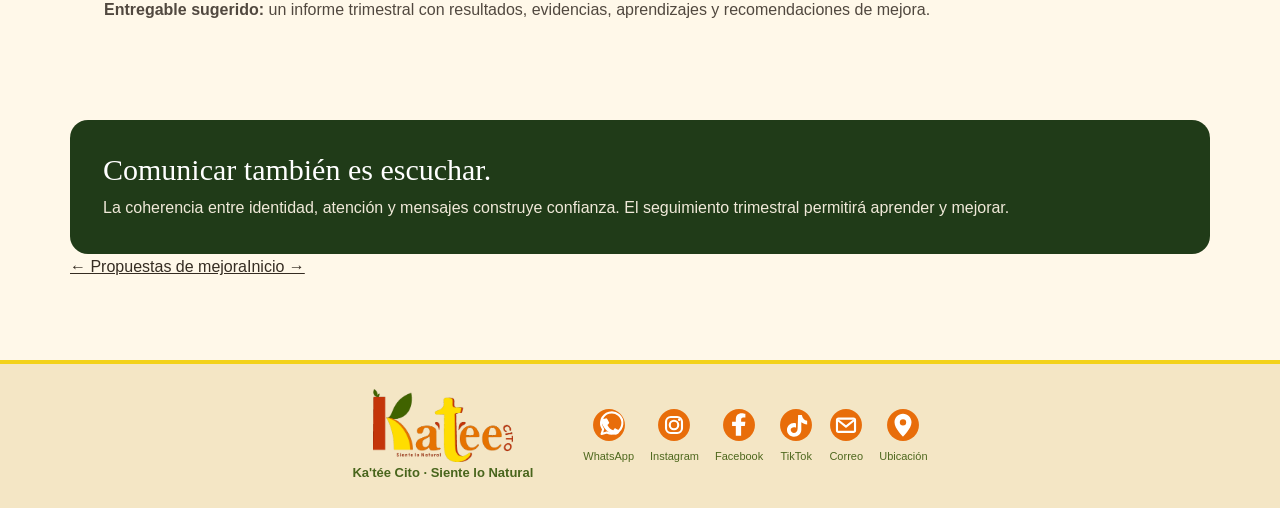
<file: comunicacion-corporativa.html>
<!DOCTYPE html>

<html lang="es"><head><meta charset="utf-8"/><meta content="width=device-width, initial-scale=1" name="viewport"/><meta content="#fff8e9" name="theme-color"/><meta content="Plan de Comunicación Corporativa de Ka'tée Cito: diagnóstico, objetivos, acciones, cronograma y evaluación." name="description"/><title>Comunicación corporativa | Ka'tée Cito</title><style>
:root{--green:#406300;--dark:#203b18;--orange:#E67300;--red:#C4350A;--yellow:#FFDD00;--cream:#fff8e9;--ink:#352c22;--muted:#6e6256;--border:#e8dcc7}*{box-sizing:border-box}html{scroll-behavior:smooth}body{margin:0;background:var(--cream);color:var(--ink);font:16px/1.65 Arial,Helvetica,sans-serif}a{color:inherit}img{max-width:100%}.top-strip{background:#174b22;color:white;font-size:12px;padding:7px 18px}.top-strip>div{max-width:1320px;margin:auto;display:flex;gap:20px}.top-strip b{font-weight:400;opacity:.9}.site-header{background:#fffdf8;border-bottom:1px solid var(--border);position:relative;z-index:5}.navbar{max-width:1380px;margin:auto;padding:12px 22px;display:flex;flex-direction:column;align-items:center;gap:5px}.brand img{width:142px;height:61px;object-fit:contain}.nav-links{display:flex;justify-content:center;align-items:center;gap:clamp(9px,1.5vw,22px);flex-wrap:wrap}.nav-links a{font-size:clamp(10px,.78vw,12px);font-weight:700;text-decoration:none;text-transform:uppercase;white-space:nowrap;padding:8px 0;color:#263124}.nav-links a:hover,.nav-links a.active{color:var(--red);border-bottom:2px solid #e2a21a}.hero{position:relative;isolation:isolate;min-height:390px;background:linear-gradient(100deg,rgba(20,45,14,.93),rgba(20,45,14,.76) 58%,rgba(20,45,14,.35)),url('img/hero-final/empresa.jpg') center/cover;color:white;display:flex;align-items:center}.hero-inner{width:min(1180px,calc(100% - 36px));margin:auto;padding:65px 0}.eyebrow{display:block;color:#ffdf62;letter-spacing:3px;font-weight:800;font-size:11px;text-transform:uppercase}.hero h1{font:normal clamp(39px,6vw,70px)/1.06 Georgia,serif;max-width:790px;margin:14px 0 18px}.hero h1 em{font-style:normal;color:#ffd338}.hero p{max-width:650px;color:#f8f1df;font-size:17px;margin:0 0 22px}.hero-btn{display:inline-block;background:var(--yellow);color:#233b17;padding:12px 20px;text-decoration:none;font-weight:800;border-radius:6px;font-size:13px}.container{max-width:1180px;margin:auto;padding:55px 20px}.kicker{font-size:11px;letter-spacing:2px;font-weight:800;color:var(--green);text-transform:uppercase}.intro h2,.chapter-title{font:normal clamp(29px,4vw,42px)/1.15 Georgia,serif;color:var(--dark);margin:8px 0 12px}.intro p{max-width:810px;color:var(--muted)}.stat-grid{display:grid;grid-template-columns:repeat(3,1fr);gap:14px;margin:28px 0 42px}.stat{background:#fffdf8;border:1px solid var(--border);border-radius:16px;padding:20px}.stat b{display:block;color:var(--red);font:normal 31px Georgia,serif}.stat span{color:var(--muted);font-size:13px}.gallery{display:grid;grid-template-columns:1.3fr 1fr 1fr;gap:12px;margin:22px 0 46px}.gallery figure{margin:0;position:relative;min-height:190px;border-radius:15px;overflow:hidden;background:#e7d8bc}.gallery img{width:100%;height:100%;position:absolute;inset:0;object-fit:cover}.gallery figcaption{position:absolute;bottom:0;left:0;right:0;background:linear-gradient(transparent,rgba(0,0,0,.8));color:#fff;padding:28px 13px 12px;font-size:13px;font-weight:700}.section{background:#fffdf9;border:1px solid var(--border);border-radius:15px;margin:12px 0;overflow:hidden;box-shadow:0 5px 18px rgba(68,52,25,.035);scroll-margin-top:20px}.section[open]{border-color:#ddc79c;box-shadow:0 9px 24px rgba(68,52,25,.07)}.section summary{display:flex;align-items:center;gap:17px;padding:20px 24px;cursor:pointer;list-style:none}.section summary::-webkit-details-marker{display:none}.num{flex:none;width:44px;height:44px;display:grid;place-items:center;background:#f7ead3;border-radius:12px;color:var(--red);font-weight:800;font-size:14px}.summary-copy{flex:1;min-width:0}.summary-copy strong{display:block;color:var(--dark);font:normal 22px/1.25 Georgia,serif}.summary-copy small{display:block;color:var(--muted);font-size:12px;margin-top:3px}.chev{font-size:26px;color:var(--orange);transition:transform .2s}.section[open] .chev{transform:rotate(180deg)}.section-body{padding:0 24px 26px 85px;color:#51483f}.section-body p:first-child{margin-top:0}.section-body h4{color:var(--dark);margin:0 0 8px;font-size:16px}.section-body ul{padding-left:21px}.section-body li{margin:5px 0}.facts{display:grid;grid-template-columns:repeat(3,1fr);gap:10px;margin-bottom:20px}.facts div,.soft{background:#faf4e7;border:1px solid #eee1ca;padding:16px;border-radius:11px}.facts b{display:block;color:var(--red);font-size:12px}.facts span{display:block;font-size:14px}.twocol{display:grid;grid-template-columns:1fr 1fr;gap:12px}.soft p,.soft ul{margin:0}.foda{display:grid;grid-template-columns:1fr 1fr;gap:12px}.foda>div{padding:17px;border-radius:12px}.foda h4{margin:0 0 6px}.foda ul{margin:0}.f1{background:#eaf1df}.f2{background:#fff2c9}.f3{background:#fff0e5}.f4{background:#f9e8e3}.quote{font:italic 25px/1.4 Georgia,serif;color:var(--red);border-left:4px solid var(--yellow);padding:10px 20px;margin:12px 0 20px;background:#fff8e7}.colors{display:flex;align-items:center;gap:5px;flex-wrap:wrap}.colors i{display:block;width:32px;height:32px;border-radius:50%;border:2px solid white;box-shadow:0 1px 4px #0002}.colors span{margin-left:12px;font-size:13px;color:var(--muted)}.tablewrap{overflow-x:auto;border:1px solid var(--border);border-radius:12px}table{width:100%;border-collapse:collapse;min-width:580px;font-size:14px}th{text-align:left;background:#406300;color:#fff;padding:12px 14px}td{padding:11px 14px;border-bottom:1px solid #e9e0d0;vertical-align:top}tbody tr:nth-child(even){background:#faf5eb}tbody tr:last-child td{border-bottom:0}.total{font-weight:800;color:var(--red);background:#fff1c8!important}.schedule td:not(:first-child){text-align:center;color:var(--green);font-weight:800}.note{font-size:13px;color:#756858;margin-top:13px!important}.process{display:grid;grid-template-columns:repeat(5,1fr);gap:9px;margin-bottom:20px}.process div{background:#eaf1df;border:1px solid #d2dfc2;padding:15px 9px;border-radius:12px;text-align:center}.process b{display:block;color:var(--red);font-size:12px}.process strong{display:block;color:var(--dark);font-size:14px}.process span{display:block;font-size:11px;color:var(--muted)}.closing{margin:46px 0 0;background:var(--dark);color:#fff;padding:33px;border-radius:18px}.closing h2{font:normal 30px Georgia,serif;margin:0 0 8px}.closing p{margin:0;color:#f0e9d9}.brand-footer{background:#f4e6c5;border-top:4px solid #f3d21b;margin-top:25px;padding:25px 18px}.brand-footer-inner{max-width:1180px;margin:auto;display:flex;justify-content:center;align-items:center;gap:50px}.footer-brand{display:flex;flex-direction:column;align-items:center}.footer-brand img{width:140px;max-height:82px;object-fit:contain}.footer-brand strong{color:#48651c;font-size:13px}.footer-contacts{display:flex;flex-wrap:wrap;justify-content:center;gap:16px}.footer-contacts a{display:flex;flex-direction:column;align-items:center;text-decoration:none;color:#4e681e;gap:5px}.footer-contacts img{width:34px;height:34px;object-fit:contain}.footer-contacts small{font-size:11px}@media(max-width:800px){.facts{grid-template-columns:repeat(2,1fr)}.process{grid-template-columns:repeat(3,1fr)}.gallery{grid-template-columns:1fr 1fr}.gallery figure:first-child{grid-column:1/-1;min-height:240px}.brand-footer-inner{flex-direction:column;gap:16px}}@media(max-width:540px){.top-strip{font-size:9px}.top-strip b{display:none}.navbar{padding:8px}.brand img{width:119px;height:48px}.nav-links{gap:3px 12px}.nav-links a{font-size:10px;padding:5px 0}.hero{min-height:370px}.hero-inner{padding:50px 0}.hero p{font-size:15px}.container{padding:35px 15px}.stat-grid{grid-template-columns:1fr 1fr;gap:9px}.stat:last-child{grid-column:1/-1}.stat{padding:15px}.gallery{grid-template-columns:1fr}.gallery figure,.gallery figure:first-child{grid-column:auto;min-height:220px}.section summary{padding:16px 13px;gap:11px}.num{width:38px;height:38px}.summary-copy strong{font-size:18px}.section-body{padding:0 14px 22px}.facts,.twocol,.foda{grid-template-columns:1fr}.process{grid-template-columns:repeat(2,1fr)}.closing{padding:24px}.footer-contacts{display:grid;grid-template-columns:repeat(3,1fr);gap:12px}}@media(prefers-reduced-motion:reduce){html{scroll-behavior:auto}.chev{transition:none}}
.chapter-head{display:flex;align-items:center;gap:17px;padding:20px 24px}.section{margin:24px 0}.section-body{padding-top:6px}.chapter-head .chev{display:none}@media(max-width:540px){.chapter-head{padding:16px 13px;gap:11px}}
</style><style>
/* Diseño editorial: imágenes independientes, secciones abiertas y fondos suaves */
#plan .editorial-section{position:relative;display:grid;grid-template-columns:minmax(0,1fr) minmax(210px,.75fr);align-items:center;gap:clamp(18px,3vw,42px);padding:clamp(20px,3vw,42px);margin:28px 0;border:0;border-radius:25px;box-shadow:none!important;background:transparent!important;transform:none!important;overflow:hidden}
#plan .editorial-section:nth-child(even){background:linear-gradient(110deg,#fff4da9e,#f1f6e4b0)!important}
#plan .editorial-section .section-body{min-width:0;grid-column:1;grid-row:2}
#plan .editorial-section .section-heading{grid-column:1/-1;grid-row:1;z-index:1}
#plan .editorial-section .editorial-image{grid-column:2;grid-row:2;margin:0;align-self:stretch;min-height:220px;border-radius:22px;overflow:hidden}
#plan .editorial-section .editorial-image img{width:100%;height:100%;min-height:220px;max-height:480px;object-fit:cover;transition:transform .5s ease}
#plan .editorial-section .editorial-image:hover img{transform:scale(1.05)}
#plan .editorial-section.layout-photo-left:has(.editorial-image) .editorial-image{grid-column:1}
#plan .editorial-section.layout-photo-left:has(.editorial-image) .section-body{grid-column:2}
#plan .editorial-section:not(:has(.editorial-image)) .section-body{grid-column:1/-1}
#plan .editorial-section.photo-background{background:linear-gradient(90deg,rgba(255,251,240,.94),rgba(255,249,227,.88)),var(--editorial-bg) center/cover!important}
#plan .editorial-section .section-body>div,#plan .editorial-section .section-body>article{max-width:100%}
.editorial-feature{position:relative;margin:28px 0 6px;overflow:hidden;border-radius:24px;min-height:260px}
.editorial-feature img{width:100%;height:clamp(260px,38vw,430px);object-fit:cover;display:block}
.editorial-feature p{position:absolute;bottom:0;left:0;right:0;margin:0;padding:35px 24px 20px;background:linear-gradient(transparent,#1d3f20bd);color:white;font-weight:800;font-size:clamp(18px,3vw,30px)}
@media(max-width:750px){#plan .editorial-section{display:flex;flex-direction:column;align-items:stretch;padding:20px 12px;gap:16px}#plan .editorial-section .editorial-image{width:100%;min-height:0}#plan .editorial-section .editorial-image img{min-height:0;height:230px}#plan .editorial-section.layout-photo-left:has(.editorial-image) .editorial-image{order:2}#plan .editorial-section .section-body{order:3}#plan .editorial-section .section-heading{order:1}}
@media(prefers-reduced-motion:reduce){#plan .editorial-section .editorial-image img{transition:none}}
</style><style>
/* Revisión final de comunicación corporativa */
#plan{position:relative;isolation:isolate}#plan:before{content:"";position:absolute;inset:0;background:url('img/comunicacion-viva/1000011524.jpg') center top/cover fixed;opacity:.095;z-index:-1;pointer-events:none}
#plan .editorial-section,#plan .editorial-section:nth-child(even){display:block!important;background:transparent!important;padding:clamp(16px,3vw,34px)!important;margin:22px 0 42px!important}
#plan .editorial-section .chapter-head{padding:0 0 16px!important}#plan .editorial-section .section-body{width:100%!important;max-width:none!important;padding:0!important}
#plan .editorial-section .editorial-image{display:block!important;width:min(100%,720px)!important;margin:18px auto 24px!important;min-height:0!important;overflow:visible!important;border-radius:18px!important}
#plan .editorial-section .editorial-image img{display:block!important;width:100%!important;height:auto!important;max-height:none!important;min-height:0!important;object-fit:contain!important;border-radius:18px!important}
#plan .editorial-section .editorial-image:hover img{transform:none!important}
#plan .editorial-section.photo-background{background:linear-gradient(rgba(255,250,236,.88),rgba(255,250,236,.88)),var(--editorial-bg) center/cover!important}
#plan .section-body .twocol,#plan .section-body .foda{gap:16px}#plan .section-body .soft{min-width:0}#plan .section-body p{overflow-wrap:anywhere}
.reference-table{width:100%;border-collapse:separate;border-spacing:4px 6px;font-size:clamp(13px,1.4vw,16px);line-height:1.5;min-width:580px}.reference-table th{background:#28590f;color:#fff;padding:16px 14px;text-align:left}.reference-table th:first-child{border-radius:13px 0 0 13px}.reference-table th:last-child{border-radius:0 13px 13px 0}.reference-table td{padding:15px 14px;background:#fffdf8;border-radius:9px;vertical-align:middle}.reference-table tbody tr:nth-child(even) td{background:#fff8df}.reference-table td:not(:first-child){text-align:left}.reference-table.highlight-row td,.reference-table .highlight-row td{background:#fff0a2!important}.reference-table .total td{background:#ffdf25!important;font-weight:800;font-size:1.08em}.budget-table td:last-child{font-weight:700;text-align:right}.budget-note{font-size:13px;color:#625a45}.phases-table{min-width:720px}.phases-table th{background:#fff0a2;color:#234619}.phases-table td:first-child{font-weight:800;color:#244d1b;border-left:4px solid #e88716}.phases-table td{vertical-align:top}
.indicator-cards{display:grid;grid-template-columns:repeat(5,minmax(0,1fr));gap:12px;margin:14px 0 25px}.indicator-cards>div{background:#fffefa;border:1px solid #e8d6b1;border-top:4px solid #eaa321;border-radius:15px;padding:18px 14px;display:flex;flex-direction:column;gap:9px}.indicator-cards>div:nth-child(2){border-top-color:#32631a}.indicator-cards>div:nth-child(4){border-top-color:#bf411a}.indicator-cards b{color:#b7431d;font-size:clamp(16px,1.8vw,22px)}.indicator-cards strong{color:#274b1e}.indicator-cards span{font-size:13px;color:#6e6256}.indicator-filter{background:#28590f;color:white;border-radius:17px;padding:20px;display:flex;justify-content:space-between;gap:18px;align-items:center}.indicator-filter>div:first-child{display:flex;flex-direction:column;gap:5px}.filter-buttons{display:flex;gap:7px;flex-wrap:wrap}.filter-buttons button{cursor:pointer;background:#fff9e6;color:#314321;border:0;border-radius:40px;padding:11px 15px;font-weight:700}.filter-buttons button.selected{background:#ffdf25}.indicator-table td:first-child{font-weight:700;color:#274b1e}.indicator-table td:nth-child(3){font-weight:700;color:#78501d}.indicator-table{min-width:780px}.indicator-table tr[hidden]{display:none!important}.tablewrap{overflow-x:auto;max-width:100%;-webkit-overflow-scrolling:touch}
@media(max-width:850px){.indicator-cards{grid-template-columns:repeat(2,minmax(0,1fr))}.indicator-filter{flex-direction:column;align-items:stretch}}
@media(max-width:540px){#plan .editorial-section{padding:12px 4px!important}#plan .editorial-section .editorial-image img{height:auto!important}.indicator-cards{grid-template-columns:1fr 1fr;gap:8px}.indicator-cards>div{padding:12px 10px}.indicator-cards>div:last-child{grid-column:1/-1}.filter-buttons button{padding:9px 11px;font-size:12px}.reference-table{font-size:13px}}
</style></head><body><div class="top-strip"><div><span>Bienvenido a Ka'tée Cito</span><b>Disfruta el sabor natural de los cítricos en cada taza.</b></div></div><header class="site-header"><nav class="navbar"><a class="brand" href="index.html"><img alt="Logo Ka'tée Cito" src="img/logo-kateecito.png"/></a><div class="nav-links"><a href="index.html">Inicio</a><a href="empresa.html">Empresa</a><a href="publico.html">Público objetivo</a><a href="identidad-corporativa.html">Identidad corporativa</a><a href="identidad-visual.html">Identidad visual</a><a href="imagen-institucional.html">Imagen institucional</a><a href="aplicaciones.html">Aplicaciones</a><a href="comunicacion.html">Comunicación</a><a href="manual-identidad.html">Manual de identidad corporativa</a><a href="propuestas-mejora.html">Propuestas de mejora</a><a aria-current="page" class="active" href="comunicacion-corporativa.html">Comunicación corporativa</a></div></nav></header><section class="hero" style="background:linear-gradient(95deg,rgba(20,55,17,.92),rgba(27,61,18,.65) 55%,rgba(25,48,12,.18)),url('img/comunicacion-viva/1000011520.png') center/cover"><div class="hero-inner"><span class="eyebrow">Ka'tée Cito · Siente lo Natural</span><h1>Comunicación <em>Corporativa</em></h1><p>Un plan para fortalecer nuestra identidad, conectar con las personas y mejorar continuamente cada mensaje.</p><a class="hero-btn" href="#plan">EXPLORAR EL PLAN ↓</a></div></section><main class="container"><section class="intro"><span class="kicker">Plan institucional · Propuesta de implementación</span><h2>Una marca que comunica su esencia</h2><p>Desde Pichanaki, en la Selva Central, Ka'tée Cito proyecta el sabor natural de los cítricos a través de una identidad cercana, responsable y reconocible. Este documento organiza la estrategia de comunicación en quince apartados.</p><div class="editorial-feature"><img alt="Experiencia natural Ka’tée Cito" loading="lazy" src="img/comunicacion-viva/1000011519.png"/><p>Una marca que se vive y se comparte</p></div></section><div class="stat-grid"><div class="stat"><b>15</b><span>Apartados del plan</span></div><div class="stat"><b>03</b><span>Meses de ejecución propuestos</span></div><div class="stat"><b>360°</b><span>Comunicación interna y externa</span></div></div><span class="kicker">Identidad visual en acción</span><h2 class="chapter-title">Nuestra esencia en imágenes</h2><div class="gallery"><figure><img alt="Imagen de la identidad comercial de Ka'tée Cito" loading="lazy" src="img/galeria/letrero-1.jpg"/><figcaption>Identidad y presencia de marca</figcaption></figure><figure><img alt="Aplicación de marca en empaques" loading="lazy" src="img/galeria/empaque-1.jpg"/><figcaption>Presentación del producto</figcaption></figure><figure><img alt="Comunicación de la marca en redes sociales" loading="lazy" src="img/galeria/redes-general.jpg"/><figcaption>Comunicación digital</figcaption></figure></div><section id="plan"><span class="kicker">Contenido del documento</span><h2 class="chapter-title">Plan de comunicación corporativa</h2><p style="color:var(--muted);margin-top:0">Toca cada título para desplegar su contenido. Las acciones y cifras planteadas son propuestas para evaluación.</p><section class="section editorial-section layout-photo-left" id="apartado-01" open=""><div class="chapter-head"><span class="num">01</span><span class="summary-copy"><strong>Datos generales</strong><small>Ficha del plan</small></span><span aria-hidden="true" class="chev">⌄</span></div><figure class="editorial-image full-editorial-image"><img alt="Imagen de marca y comunicación Ka’tée Cito" loading="lazy" src="img/comunicacion-viva/1000011520.png"/></figure><div class="section-body"><div class="facts"><div><b>Empresa</b><span>Ka’tée Cito S.A.C.</span></div><div><b>Rubro</b><span>Infusiones y té a base de cítricos</span></div><div><b>Ubicación</b><span>Pichanaki, Chanchamayo, Junín</span></div><div><b>Ámbito</b><span>Comunicación interna y externa</span></div><div><b>Duración propuesta</b><span>3 meses</span></div><div><b>Responsable propuesto</b><span>Coordinación de comunicación y administración</span></div></div><p>Nombre del proyecto: <strong>Plan de Comunicación Corporativa de Ka’tée Cito</strong>. Dirigido a colaboradores, clientes, comunidad local y aliados comerciales.</p></div></section>
<section class="section editorial-section layout-photo-right photo-background" id="apartado-02" style="--editorial-bg:url('img/comunicacion-viva/1000011520.png')"><div class="chapter-head"><span class="num">02</span><span class="summary-copy"><strong>Presentación</strong><small>Propósito del documento</small></span><span aria-hidden="true" class="chev">⌄</span></div><div class="section-body"><p>Ka’tée Cito es una marca vinculada al sabor natural de los cítricos de la Selva Central. Su comunicación corporativa debe transmitir una identidad fresca, cercana y responsable, conectando lo que la empresa expresa con la experiencia que ofrece.</p><p>Este plan propone ordenar los mensajes, fortalecer la coordinación interna y construir una relación de confianza con los públicos externos mediante acciones realizables y evaluables.</p></div></section>
<section class="section editorial-section layout-photo-left" id="apartado-03"><div class="chapter-head"><span class="num">03</span><span class="summary-copy"><strong>Diagnóstico de la comunicación</strong><small>Situación inicial</small></span><span aria-hidden="true" class="chev">⌄</span></div><div class="section-body"><div class="twocol"><div class="soft"><h4>Situación interna</h4><p>Se plantea formalizar la circulación de información, las responsabilidades y las pautas de atención para mantener una experiencia coherente entre los integrantes del equipo.</p></div><div class="soft"><h4>Situación externa</h4><p>La marca contempla canales como Facebook, Instagram, TikTok, WhatsApp y materiales impresos. Conviene unificar los mensajes, definir frecuencia y evaluar su alcance.</p></div></div></div></section>
<section class="section editorial-section layout-photo-right" id="apartado-04"><div class="chapter-head"><span class="num">04</span><span class="summary-copy"><strong>Análisis FODA de comunicación</strong><small>Factores internos y externos</small></span><span aria-hidden="true" class="chev">⌄</span></div><div class="section-body"><div class="foda"><div class="f1"><h4>Fortalezas</h4><ul><li>Identidad visual definida y reconocible.</li><li>Origen regional y propuesta natural diferenciada.</li><li>Personalidad cercana y amigable.</li></ul></div><div class="f2"><h4>Oportunidades</h4><ul><li>Interés en productos con identidad local.</li><li>Contenido audiovisual y redes sociales.</li><li>Alianzas con emprendimientos de la zona.</li></ul></div><div class="f3"><h4>Debilidades por evaluar</h4><ul><li>Necesidad de pautas comunicacionales unificadas.</li><li>Posible falta de seguimiento de indicadores.</li><li>Recursos limitados para difusión sostenida.</li></ul></div><div class="f4"><h4>Amenazas</h4><ul><li>Competidores con mayor visibilidad.</li><li>Comentarios negativos sin respuesta oportuna.</li><li>Cambios en tendencias y algoritmos digitales.</li></ul></div></div></div></section>
<section class="section editorial-section layout-photo-left" id="apartado-05"><div class="chapter-head"><span class="num">05</span><span class="summary-copy"><strong>Públicos objetivo</strong><small>A quiénes nos dirigimos</small></span><span aria-hidden="true" class="chev">⌄</span></div><figure class="editorial-image full-editorial-image"><img alt="Imagen de marca y comunicación Ka’tée Cito" loading="lazy" src="img/comunicacion-viva/1000011500.png"/></figure><div class="section-body"><div class="twocol"><div class="soft"><h4>Internos</h4><p>Propietarios, administración, colaboradores y personal vinculado a la atención, preparación y distribución.</p></div><div class="soft"><h4>Externos</h4><p>Clientes actuales y potenciales, consumidores de infusiones, proveedores, aliados comerciales y comunidad de Pichanaki y la Selva Central.</p></div></div><p>Los documentos de marca consideran un público amplio, aproximadamente de 5 a 50 años. Para campañas concretas conviene segmentar por hábitos de consumo y canal.</p></div></section>
<section class="section editorial-section layout-photo-right photo-background" id="apartado-06" style="--editorial-bg:url('img/comunicacion-viva/1000011519.png')"><div class="chapter-head"><span class="num">06</span><span class="summary-copy"><strong>Objetivos de comunicación</strong><small>Qué buscamos conseguir</small></span><span aria-hidden="true" class="chev">⌄</span></div><div class="section-body"><p><strong>Objetivo general:</strong> fortalecer la identidad y reputación de Ka’tée Cito mediante una comunicación coherente, cercana y medible.</p><ul><li>Unificar el mensaje y los elementos visuales en medios físicos y digitales.</li><li>Mejorar la coordinación y la calidad de la atención al cliente.</li><li>Incrementar el reconocimiento de la marca en su mercado objetivo.</li><li>Recoger opiniones y utilizar los resultados para mejorar.</li></ul></div></section>
<section class="section editorial-section layout-photo-left" id="apartado-07"><div class="chapter-head"><span class="num">07</span><span class="summary-copy"><strong>Identidad y mensaje corporativo</strong><small>La voz de Ka’tée Cito</small></span><span aria-hidden="true" class="chev">⌄</span></div><figure class="editorial-image full-editorial-image"><img alt="Imagen de marca y comunicación Ka’tée Cito" loading="lazy" src="img/comunicacion-viva/1000011516.jpg"/></figure><div class="section-body"><div class="quote">“Disfruta el sabor natural de los cítricos en cada taza.”</div><p>La comunicación debe ser <strong>fresca, natural, cercana, profesional y respetuosa</strong>. Los valores que orientan el discurso son calidad, responsabilidad, respeto y compromiso.</p><p>Se utiliza el lema <strong>“Siente lo Natural”</strong>, presente en la página aprobada. La documentación también menciona “Activa tus Sentidos”; se recomienda definir oficialmente un único lema para todas las aplicaciones.</p><div class="colors"><i style="background:#FFDD00"></i><i style="background:#406300"></i><i style="background:#C4350A"></i><i style="background:#E67300"></i><span>Paleta institucional</span></div></div></section>
<section class="section editorial-section layout-photo-right" id="apartado-08"><div class="chapter-head"><span class="num">08</span><span class="summary-copy"><strong>Canales de comunicación</strong><small>Medios y usos propuestos</small></span><span aria-hidden="true" class="chev">⌄</span></div><div class="section-body"><div class="tablewrap"><table><thead><tr><th>Canal</th><th>Uso principal</th><th>Público</th></tr></thead><tbody><tr><td>Facebook e Instagram</td><td>Novedades, identidad y fotografías</td><td>Clientes y comunidad</td></tr><tr><td>TikTok</td><td>Videos cortos y demostraciones</td><td>Público digital</td></tr><tr><td>WhatsApp</td><td>Consultas y atención directa</td><td>Clientes y aliados</td></tr><tr><td>Sitio web</td><td>Información institucional consistente</td><td>Todos los públicos</td></tr><tr><td>Afiches y material físico</td><td>Visibilidad en puntos de contacto</td><td>Comunidad local</td></tr><tr><td>Reuniones y mensajería interna</td><td>Coordinación y retroalimentación</td><td>Equipo de trabajo</td></tr></tbody></table></div></div></section>
<section class="section editorial-section layout-photo-left" id="apartado-09"><div class="chapter-head"><span class="num">09</span><span class="summary-copy"><strong>Plan de acciones</strong><small>Qué haremos y con qué frecuencia</small></span><span aria-hidden="true" class="chev">⌄</span></div><figure class="editorial-image full-editorial-image"><img alt="Imagen de marca y comunicación Ka’tée Cito" loading="lazy" src="img/comunicacion-viva/1000011518.jpg"/></figure><div class="section-body"><div class="tablewrap"><table><thead><tr><th>Acción propuesta</th><th>Canal</th><th>Frecuencia</th><th>Responsable sugerido</th></tr></thead><tbody><tr><td>Calendario de contenidos</td><td>Redes sociales</td><td>Semanal</td><td>Comunicación</td></tr><tr><td>Publicar historias del producto y origen</td><td>Redes y web</td><td>2 veces por semana</td><td>Comunicación</td></tr><tr><td>Responder consultas y comentarios</td><td>WhatsApp y redes</td><td>Diaria</td><td>Atención al cliente</td></tr><tr><td>Revisar mensajes y pautas internas</td><td>Reunión de equipo</td><td>Quincenal</td><td>Administración</td></tr><tr><td>Encuesta breve de satisfacción</td><td>QR o formulario</td><td>Mensual</td><td>Atención al cliente</td></tr><tr><td>Evaluar resultados y ajustar</td><td>Reporte interno</td><td>Mensual</td><td>Administración</td></tr></tbody></table></div></div></section>
<section class="section editorial-section layout-photo-right photo-background" id="apartado-10" style="--editorial-bg:url('img/comunicacion-viva/1000011516.jpg')"><div class="chapter-head"><span class="num">10</span><span class="summary-copy"><strong>Cronograma de ejecución</strong><small>Tres meses de implementación</small></span><span aria-hidden="true" class="chev">⌄</span></div><div class="section-body"><div class="tablewrap"><table class="reference-table"><thead><tr><th>Actividad</th><th>Mes 1</th><th>Mes 2</th><th>Mes 3</th></tr></thead><tbody><tr><td>Diagnóstico inicial y definición de línea base</td><td>✓</td><td>—</td><td>—</td></tr><tr><td>Organización de canales, plantillas y respuestas frecuentes</td><td>✓</td><td>Revisión</td><td>Ajuste</td></tr><tr><td>Publicaciones de producto y preparación</td><td>✓</td><td>✓</td><td>✓</td></tr><tr><td>Contenido sobre origen de cítricos y marca</td><td>✓</td><td>✓</td><td>✓</td></tr><tr><td>Promociones aprobadas y difusión comercial</td><td>✓</td><td>✓</td><td>✓</td></tr><tr><td>Atención y seguimiento de consultas</td><td>✓</td><td>✓</td><td>✓</td></tr><tr><td>Medición mensual de indicadores</td><td>✓</td><td>✓</td><td>✓</td></tr><tr class="highlight-row"><td>Evaluación final y propuesta de continuidad</td><td>—</td><td>—</td><td>✓</td></tr></tbody></table></div></div></section>
<section class="section editorial-section layout-photo-left" id="apartado-11"><div class="chapter-head"><span class="num">11</span><span class="summary-copy"><strong>Presupuesto referencial</strong><small>Estimación para tres meses</small></span><span aria-hidden="true" class="chev">⌄</span></div><div class="section-body"><div class="tablewrap"><table class="reference-table budget-table"><thead><tr><th>Concepto / actividad</th><th>Costo estimado</th></tr></thead><tbody><tr><td>Diseño y adaptación de plantillas para redes y afiches</td><td>S/ 180.00</td></tr><tr><td>Publicidad digital segmentada (3 meses)</td><td>S/ 300.00</td></tr><tr><td>Fotografía y producción básica de videos de producto</td><td>S/ 180.00</td></tr><tr><td>Impresión de afiches y material promocional</td><td>S/ 200.00</td></tr><tr><td>Materiales de apoyo y contingencia</td><td>S/ 100.00</td></tr><tr class="total"><td>Total referencial</td><td>S/ 960.00</td></tr></tbody></table></div><p class="budget-note">Montos referenciales propuestos, sujetos a aprobación y cotización.</p></div></section>
<section class="section editorial-section layout-photo-right" id="apartado-12"><div class="chapter-head"><span class="num">12</span><span class="summary-copy"><strong>Indicadores de evaluación</strong><small>Cómo mediremos los resultados</small></span><span aria-hidden="true" class="chev">⌄</span></div><div class="section-body"><div class="indicator-cards"><div><b>🍊 1 / semana</b><strong>Producto y preparación</strong><span>Contenido educativo y de producto</span></div><div><b>🌿 1 / semana</b><strong>Origen de los cítricos</strong><span>Identidad regional y marca</span></div><div><b>📣 Por campaña</b><strong>Promociones</strong><span>Solo campañas aprobadas</span></div><div><b>💬 90% / 30 min</b><strong>Atención de consultas</strong><span>Meta de respuesta en horario de atención</span></div><div><b>📈 +15% / mes</b><strong>Resultado global</strong><span>Interacción respecto a línea base</span></div></div><div class="indicator-filter"><div><strong>Explorar indicadores</strong><span>Filtra la tabla por prioridad o muestra todos los indicadores.</span></div><div class="filter-buttons"><button class="selected" data-filter="todos" type="button">Todos</button><button data-filter="contenido" type="button">Contenido</button><button data-filter="promociones" type="button">Promociones</button><button data-filter="atencion" type="button">Atención</button><button data-filter="global" type="button">Global</button></div></div><div class="tablewrap"><table class="reference-table indicator-table"><thead><tr><th>Indicador</th><th>Qué se mide</th><th>Meta propuesta</th><th>Verificación</th></tr></thead><tbody><tr data-category="contenido"><td>Producto y preparación</td><td>Publicaciones sobre el producto y formas de preparación</td><td>Al menos 1 contenido semanal dentro del calendario de publicaciones</td><td>Revisión del calendario editorial y enlaces/capturas publicadas</td></tr><tr data-category="contenido"><td>Origen de los cítricos</td><td>Contenidos que comuniquen el origen regional y la propuesta de marca</td><td>Al menos 1 publicación semanal</td><td>Conteo mensual de publicaciones sobre cítricos y Selva Central</td></tr><tr data-category="promociones"><td>Promociones</td><td>Difusión de promociones aprobadas</td><td>Publicar cuando exista una campaña confirmada; registrar cada campaña</td><td>Registro de campaña, fecha, canal y pieza difundida</td></tr><tr data-category="atencion"><td>Atención de consultas</td><td>Porcentaje de consultas respondidas y tiempo de respuesta</td><td>Responder al menos el 90% de las consultas en un máximo objetivo de 30 minutos durante el horario de atención</td><td>Registro de mensajes recibidos y respondidos, con hora de recepción y respuesta</td></tr><tr data-category="global"><td>Resultado global</td><td>Interacción digital y consistencia de marca</td><td>Mejorar 15% mensual la interacción frente a la línea base y revisar el 100% de las piezas antes de publicar</td><td>Estadísticas de las plataformas y lista de verificación de identidad</td></tr></tbody></table></div></div></section>
<section class="section editorial-section layout-photo-left" id="apartado-13"><div class="chapter-head"><span class="num">13</span><span class="summary-copy"><strong>Modelo de proceso continuo</strong><small>Comunicar, medir y mejorar</small></span><span aria-hidden="true" class="chev">⌄</span></div><figure class="editorial-image full-editorial-image"><img alt="Imagen de marca y comunicación Ka’tée Cito" loading="lazy" src="img/comunicacion-viva/1000011511.png"/></figure><div class="section-body"><div class="process"><div><b>01</b><strong>Diagnóstico</strong><span>Escuchar y observar</span></div><div><b>02</b><strong>Estrategia</strong><span>Definir públicos y mensajes</span></div><div><b>03</b><strong>Ejecución</strong><span>Activar los canales</span></div><div><b>04</b><strong>Control</strong><span>Medir indicadores</span></div><div><b>05</b><strong>Ajuste</strong><span>Corregir y repetir</span></div></div><p>La retroalimentación conecta la evaluación con un nuevo diagnóstico, de modo que la comunicación no se limite a publicaciones aisladas, sino que se convierta en una práctica de mejora continua.</p></div></section>
<section class="section editorial-section layout-photo-right photo-background" id="apartado-14" style="--editorial-bg:url('img/comunicacion-viva/1000011518.jpg')"><div class="chapter-head"><span class="num">14</span><span class="summary-copy"><strong>Fases aplicadas a Ka’tée Cito</strong><small>Ejemplos prácticos</small></span><span aria-hidden="true" class="chev">⌄</span></div><div class="section-body"><div class="tablewrap"><table class="reference-table phases-table"><thead><tr><th>Fase</th><th>Mecanismo de acción</th><th>Ejemplo práctico propuesto</th></tr></thead><tbody><tr><td>1. Diagnóstico continuo</td><td>Revisar mensajes, comentarios, preguntas y estadísticas disponibles.</td><td>Se observa que varias personas preguntan cómo preparar el té en polvo o qué presentación elegir.</td></tr><tr><td>2. Ajuste estratégico</td><td>Crear una pieza clara con pasos de preparación y datos verificados del producto.</td><td>Se prepara una publicación con instrucciones reales del envase y las presentaciones disponibles.</td></tr><tr><td>3. Ejecución focalizada</td><td>Difundir la pieza en Instagram, Facebook y TikTok; compartirla por WhatsApp cuando sea pertinente.</td><td>El equipo usa la misma información al responder en redes y consultas directas.</td></tr><tr><td>4. Control y medición</td><td>Registrar alcance, guardados, consultas, tiempos de respuesta y ventas atribuibles si se identifican.</td><td>Se compara el desempeño con publicaciones similares sin asumir resultados de antemano.</td></tr><tr><td>5. Aprendizaje organizacional</td><td>Documentar preguntas recurrentes y actualizar plantillas o respuestas frecuentes.</td><td>La explicación aprobada se incorpora al repertorio de respuestas para mantener consistencia.</td></tr></tbody></table></div></div></section>
<section class="section editorial-section layout-photo-left" id="apartado-15"><div class="chapter-head"><span class="num">15</span><span class="summary-copy"><strong>Control y evaluación trimestral</strong><small>Seguimiento y decisiones</small></span><span aria-hidden="true" class="chev">⌄</span></div><figure class="editorial-image full-editorial-image"><img alt="Imagen de marca y comunicación Ka’tée Cito" loading="lazy" src="img/comunicacion-viva/1000011523.png"/></figure><div class="section-body"><div class="twocol"><div class="soft"><h4>Durante la ejecución</h4><ul><li>Registrar publicaciones y consultas.</li><li>Revisar métricas cada mes.</li><li>Recoger comentarios del equipo y clientes.</li></ul></div><div class="soft"><h4>Al cierre del trimestre</h4><ul><li>Comparar resultados con metas y línea base.</li><li>Identificar acciones útiles y dificultades.</li><li>Documentar acuerdos y responsables del siguiente ciclo.</li></ul></div></div><p><strong>Entregable sugerido:</strong> un informe trimestral con resultados, evidencias, aprendizajes y recomendaciones de mejora.</p></div></section></section><div class="closing"><h2>Comunicar también es escuchar.</h2><p>La coherencia entre identidad, atención y mensajes construye confianza. El seguimiento trimestral permitirá aprender y mejorar.</p></div><div class="continuacion-nav"><a href="propuestas-mejora.html">← Propuestas de mejora</a><a href="index.html">Inicio →</a></div></main><footer class="brand-footer"><div class="brand-footer-inner"><div class="footer-brand"><img alt="Ka'tée Cito" src="img/logo-kateecito.png"/><strong>Ka'tée Cito · Siente lo Natural</strong></div><div aria-label="Canales de contacto" class="footer-contacts"><a aria-label="WhatsApp" href="#"><img alt="" src="img/social/whatsapp.svg"/><small>WhatsApp</small></a><a aria-label="Instagram" href="#"><img alt="" src="img/social/instagram.svg"/><small>Instagram</small></a><a aria-label="Facebook" href="#"><img alt="" src="img/social/facebook.svg"/><small>Facebook</small></a><a aria-label="TikTok" href="#"><img alt="" src="img/social/tiktok.svg"/><small>TikTok</small></a><a aria-label="Correo" href="#"><img alt="" src="img/social/mail.svg"/><small>Correo</small></a><a aria-label="Ubicación" href="#"><img alt="" src="img/social/location.svg"/><small>Ubicación</small></a></div></div></footer><script>document.querySelectorAll('.filter-buttons button').forEach(button=>button.addEventListener('click',()=>{document.querySelectorAll('.filter-buttons button').forEach(b=>b.classList.toggle('selected',b===button));const cat=button.dataset.filter;document.querySelectorAll('.indicator-table tbody tr').forEach(row=>row.hidden=cat!=='todos'&&row.dataset.category!==cat)}));</script></body></html>
</file>
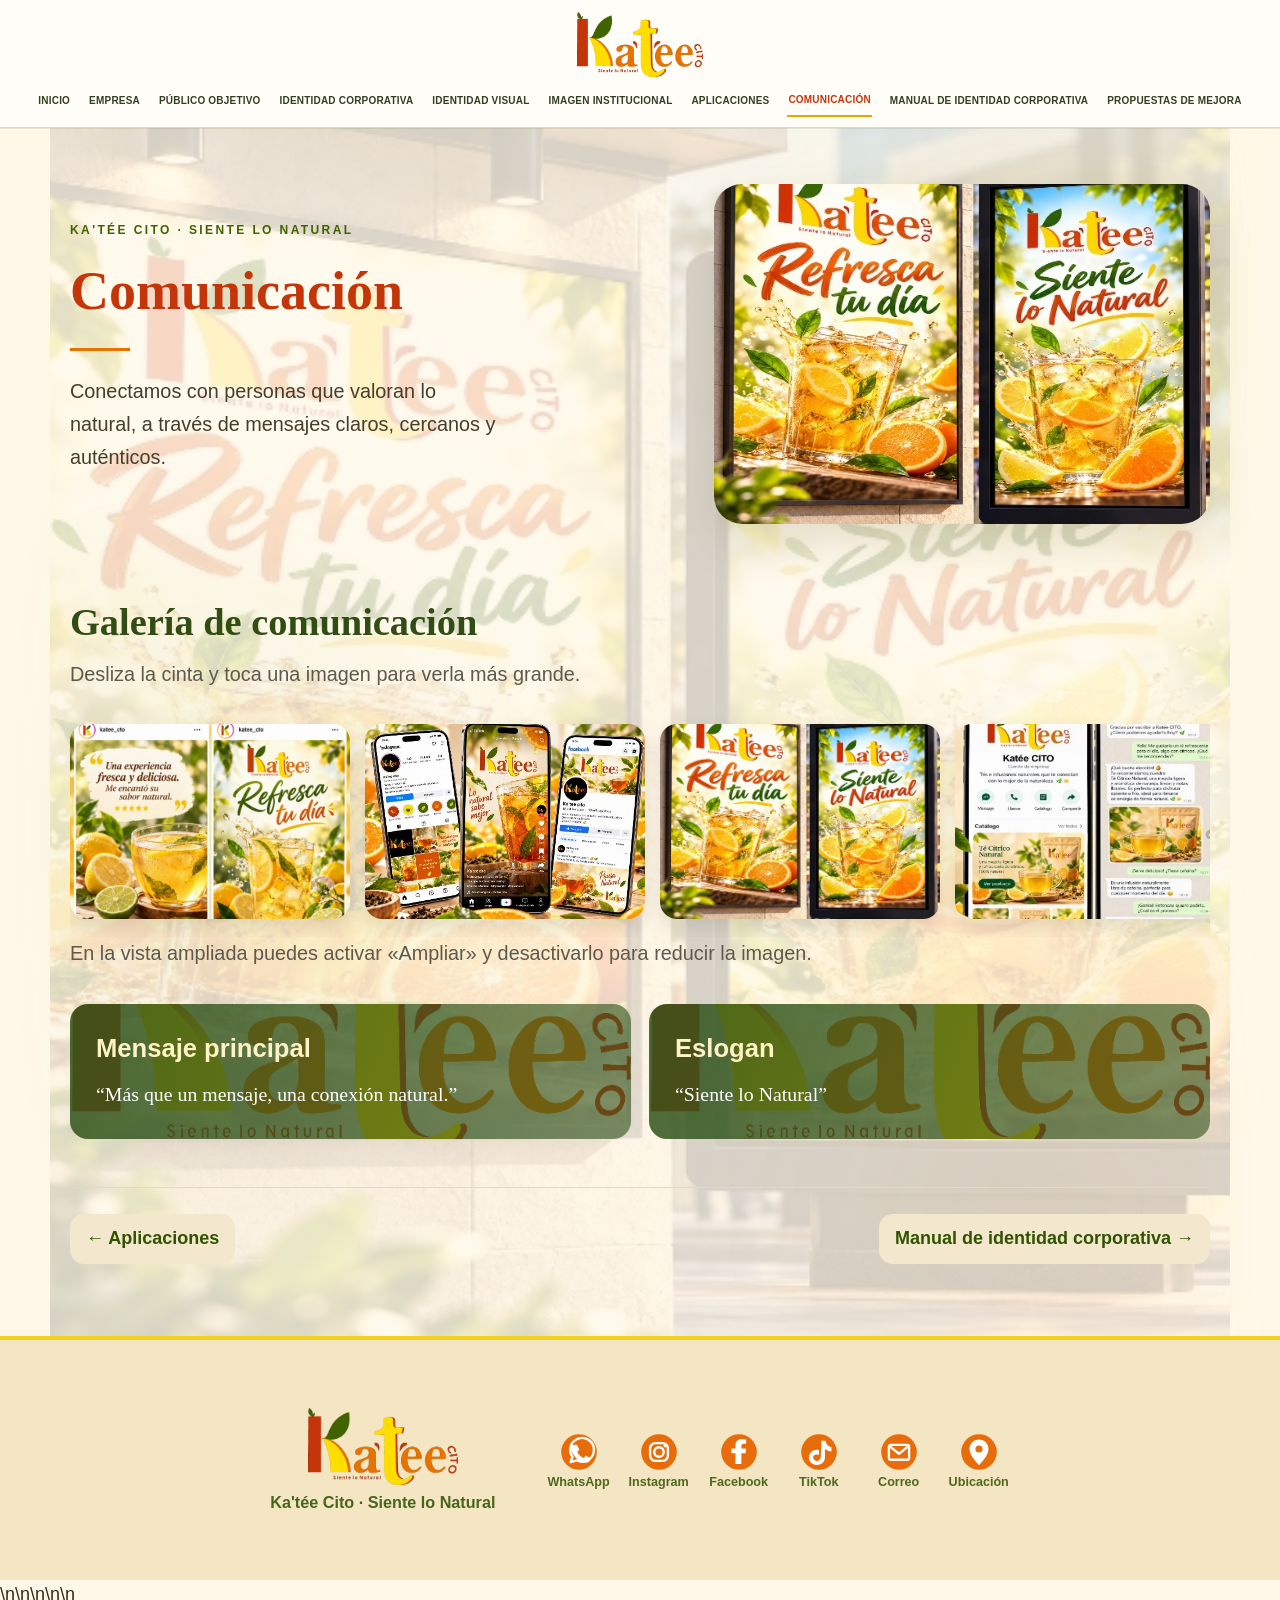
<file: comunicacion.html>
<!DOCTYPE html>

<html lang="es">
<head>
<meta charset="utf-8"/>
<meta content="width=device-width, initial-scale=1" name="viewport"/>
<meta content="#fff8e9" name="theme-color"/>
<title>Comunicación | Ka'tée Cito</title>
<link href="style.css" rel="stylesheet"/>
<style>
/* Diseño exclusivo de Comunicación: solo HTML y CSS */
*{box-sizing:border-box}
body{overflow-x:hidden}
.com-page{position:relative;isolation:isolate;max-width:1180px;margin:auto;padding:36px 20px 72px}
.com-page::before{content:"";position:absolute;z-index:-2;inset:0;background:linear-gradient(120deg,#fff9edda,#fff8e9eb),url('img/galeria/afiche-publicidad.jpg') center/cover fixed;filter:blur(3px)}
.com-hero{display:grid;grid-template-columns:1.1fr .9fr;gap:38px;align-items:center;min-height:380px}
.com-eyebrow{font-size:12px;letter-spacing:.2em;font-weight:800;color:#406300;text-transform:uppercase}
.com-hero h1{font-family:Georgia,serif;font-size:clamp(48px,7vw,88px);line-height:1.04;color:#c4350a;margin:16px 0}
.com-hero p{font-size:clamp(16px,2vw,20px);line-height:1.6;max-width:430px;color:#483c2b}
.com-hero img{width:100%;height:340px;object-fit:cover;border-radius:28px;box-shadow:0 18px 45px #6c54262a}
.com-rule{width:60px;height:3px;background:#e67300;margin:24px 0}
.com-section{margin-top:54px}
.com-section h2{font-family:Georgia,serif;font-size:clamp(26px,3vw,36px);color:#314d14;margin:0 0 12px}
.com-section>p{color:#5f594d;line-height:1.6;margin:0 0 24px}
.com-cards{display:grid;grid-template-columns:repeat(3,minmax(0,1fr));gap:20px}
.com-card{background:#fffdf8e8;border:1px solid #eadfc9;border-radius:20px;padding:26px;min-height:184px;box-shadow:0 8px 28px #503f2110;transition:transform .35s ease,box-shadow .35s ease}
.com-card:hover{transform:translateY(-7px);box-shadow:0 16px 34px #503f2127}
@keyframes suaveFlotar{0%,100%{transform:translateY(0)}50%{transform:translateY(-9px)}}
@keyframes suaveAparecer{from{opacity:.3;transform:translateY(18px)}to{opacity:1;transform:translateY(0)}}
.com-hero{animation:suaveAparecer 1s ease-out both}
.com-card{animation:suaveFlotar 5s ease-in-out infinite}
.com-card:nth-child(2){animation-delay:-1.6s}
.com-card:nth-child(3){animation-delay:-3.2s}
.com-card:hover{animation-play-state:paused}
@keyframes imagenRespira{0%,100%{transform:scale(1)}50%{transform:scale(1.035)}}
.com-hero img{animation:imagenRespira 8s ease-in-out infinite}

.com-card .symbol{font-size:29px}
.com-card h3{font-size:19px;margin:18px 0 9px;color:#aa390f}
.com-card p{font-size:15px;line-height:1.65;color:#62594b;margin:0}
.com-gallery{display:flex;gap:15px;overflow-x:auto;scroll-snap-type:x mandatory;padding:10px 4px 18px;scrollbar-color:#e67300 #f4e7d0}
.com-gallery a{flex:0 0 clamp(190px,27%,280px);height:195px;scroll-snap-align:start;display:block;border-radius:17px;overflow:hidden;box-shadow:0 8px 18px #44331a21}
.com-gallery img{width:100%;height:100%;object-fit:cover;transition:transform .4s}
.com-gallery a:hover img{transform:scale(1.05)}
.com-hint{font-size:13px;color:#726754}
.com-quote{margin-top:55px;border-radius:24px;padding:42px 35px;background:linear-gradient(110deg,#31531bdf,#31531b9a),url('img/galeria/identidad-logo-paleta.png') center/cover;color:white}
.com-quote p{font:clamp(25px,3.5vw,42px)/1.25 Georgia,serif;max-width:580px;margin:0}
.com-lightbox{position:fixed;inset:0;background:#111e;z-index:9999;display:none;align-items:center;justify-content:center;padding:55px 18px 30px}
.com-lightbox:target{display:flex}
.com-lightbox figure{margin:0;max-width:min(100%,1050px);max-height:100%;text-align:center}
.com-lightbox img{display:block;max-width:100%;max-height:72vh;object-fit:contain;margin:auto;border-radius:9px;transition:transform .25s}
.com-lightbox figcaption{color:white;margin-top:13px}
.com-close{position:absolute;right:24px;top:15px;color:white;background:#c4350a;padding:9px 16px;border-radius:20px;text-decoration:none;font-weight:700}
.com-zoom{position:absolute;left:24px;top:15px;color:white;display:flex;gap:8px;align-items:center;font-size:14px}
.com-zoom input{accent-color:#ffdd00;width:19px;height:19px}
.com-lightbox:has(.com-zoom input:checked) img{transform:scale(1.25)}
@media(max-width:720px){.com-page{padding:24px 16px 50px}.com-hero{grid-template-columns:1fr;gap:20px}.com-hero img{height:230px}.com-cards{grid-template-columns:1fr 1fr;gap:12px}.com-card{padding:18px;min-height:170px}.com-card h3{font-size:16px}.com-card p{font-size:13px}.com-gallery a{flex-basis:70%;height:200px}.com-quote{padding:30px 22px}}
@media(max-width:420px){.com-cards{grid-template-columns:1fr}.com-card{min-height:auto}}
@media(prefers-reduced-motion:reduce){.com-card,.com-gallery img,.com-lightbox img,.com-hero,.com-hero img{transition:none;animation:none!important}}
.com-close{position:fixed!important;top:16px!important;right:16px!important;left:auto!important;z-index:100005!important;background:#fff!important;color:#222!important;padding:12px 18px!important;border-radius:25px!important;text-decoration:none!important}.com-prev,.com-next{position:fixed;top:50%;z-index:100004;background:#fffedb;color:#2c381b;padding:12px;border-radius:40px;text-decoration:none;font-size:24px}.com-prev{left:8px}.com-next{right:8px}</style>
</head>
<body style="--fondo-pagina:url('img/galeria/afiche-publicidad.jpg')">
<header class="site-header"><nav class="navbar"><a class="brand" href="index.html"><img alt="Logo Ka'tée Cito" src="img/logo-kateecito.png"/></a><div class="nav-links"><a href="index.html">Inicio</a><a href="empresa.html">Empresa</a><a href="publico.html">Público objetivo</a><a href="identidad-corporativa.html">Identidad corporativa</a><a href="identidad-visual.html">Identidad visual</a><a href="imagen-institucional.html">Imagen institucional</a><a href="aplicaciones.html">Aplicaciones</a><a aria-current="page" class="active" href="comunicacion.html">Comunicación</a><a href="manual-identidad.html">Manual de identidad corporativa</a><a href="propuestas-mejora.html">Propuestas de mejora</a></div></nav></header>
<main class="com-page">
<section class="com-hero">
<div><span class="com-eyebrow">Ka'tée Cito · Siente lo Natural</span><h1>Comunicación</h1>
<div class="com-rule"></div><p>Conectamos con personas que valoran lo natural, a través de mensajes claros, cercanos y auténticos.</p></div>
<img alt="Comunicación visual de Ka'tée Cito" src="img/galeria/afiche-publicidad.jpg"/>
</section>
<section class="com-section" id="galeria"><h2>Galería de comunicación</h2>
<p>Desliza la cinta y toca una imagen para verla más grande.</p>
<div class="com-gallery">
<a href="#foto1"><img alt="Publicaciones en Instagram" loading="lazy" src="img/galeria/instagram-publicaciones.jpg"/></a>
<a href="#foto2"><img alt="Comunicación en redes móviles" loading="lazy" src="img/galeria/redes-moviles.jpg"/></a>
<a href="#foto3"><img alt="Afiche publicitario" loading="lazy" src="img/galeria/afiche-publicidad.jpg"/></a>
<a href="#foto4"><img alt="Atención por WhatsApp" loading="lazy" src="img/galeria/whatsapp-contacto.jpg"/></a>
<a href="#foto5"><img alt="Comunicación en TikTok" loading="lazy" src="img/galeria/tiktok-comunicacion.jpg"/></a>
</div><p class="com-hint">En la vista ampliada puedes activar «Ampliar» y desactivarlo para reducir la imagen.</p>
</section>
<section class="com-mensajes">
<div class="com-quote"><h3>Mensaje principal</h3><p>“Más que un mensaje, una conexión natural.”</p></div>
<div class="com-quote"><h3>Eslogan</h3><p>“Siente lo Natural”</p></div>
</section>
<div class="pager"><a href="aplicaciones.html">← Aplicaciones</a><a href="manual-identidad.html">Manual de identidad corporativa →</a></div>
</main>
<footer class="brand-footer"><div class="brand-footer-inner"><div class="footer-brand"><img alt="Ka'tée Cito" src="img/logo-kateecito.png"/><strong>Ka'tée Cito · Siente lo Natural</strong></div><div aria-label="Canales de contacto" class="footer-contacts"><a aria-label="WhatsApp" href="#"><img alt="" src="img/social/whatsapp.svg"/><small>WhatsApp</small></a><a aria-label="Instagram" href="#"><img alt="" src="img/social/instagram.svg"/><small>Instagram</small></a><a aria-label="Facebook" href="#"><img alt="" src="img/social/facebook.svg"/><small>Facebook</small></a><a aria-label="TikTok" href="#"><img alt="" src="img/social/tiktok.svg"/><small>TikTok</small></a><a aria-label="Correo" href="#"><img alt="" src="img/social/mail.svg"/><small>Correo</small></a><a aria-label="Ubicación" href="#"><img alt="" src="img/social/location.svg"/><small>Ubicación</small></a></div></div></footer>
<!-- Galería ampliable sin JavaScript -->
<div class="com-lightbox" id="foto1"><a aria-label="Cerrar imagen" class="com-close" href="#galeria">✕ Cerrar</a><label class="com-zoom"><input type="checkbox"/> Ampliar / reducir</label><figure><img alt="Publicaciones en Instagram" src="img/galeria/instagram-publicaciones.jpg"/><figcaption>Publicaciones en Instagram · 1 de 5</figcaption></figure><a aria-label="Imagen anterior" class="com-prev" href="#foto5">❮</a><a aria-label="Imagen siguiente" class="com-next" href="#foto2">❯</a></div>\n<div class="com-lightbox" id="foto2"><a aria-label="Cerrar imagen" class="com-close" href="#galeria">✕ Cerrar</a><label class="com-zoom"><input type="checkbox"/> Ampliar / reducir</label><figure><img alt="Redes móviles" src="img/galeria/redes-moviles.jpg"/><figcaption>Redes móviles · 2 de 5</figcaption></figure><a aria-label="Imagen anterior" class="com-prev" href="#foto1">❮</a><a aria-label="Imagen siguiente" class="com-next" href="#foto3">❯</a></div>\n<div class="com-lightbox" id="foto3"><a aria-label="Cerrar imagen" class="com-close" href="#galeria">✕ Cerrar</a><label class="com-zoom"><input type="checkbox"/> Ampliar / reducir</label><figure><img alt="Afiche publicitario" src="img/galeria/afiche-publicidad.jpg"/><figcaption>Afiche publicitario · 3 de 5</figcaption></figure><a aria-label="Imagen anterior" class="com-prev" href="#foto2">❮</a><a aria-label="Imagen siguiente" class="com-next" href="#foto4">❯</a></div>\n<div class="com-lightbox" id="foto4"><a aria-label="Cerrar imagen" class="com-close" href="#galeria">✕ Cerrar</a><label class="com-zoom"><input type="checkbox"/> Ampliar / reducir</label><figure><img alt="Atención por WhatsApp" src="img/galeria/whatsapp-contacto.jpg"/><figcaption>Atención por WhatsApp · 4 de 5</figcaption></figure><a aria-label="Imagen anterior" class="com-prev" href="#foto3">❮</a><a aria-label="Imagen siguiente" class="com-next" href="#foto5">❯</a></div>\n<div class="com-lightbox" id="foto5"><a aria-label="Cerrar imagen" class="com-close" href="#galeria">✕ Cerrar</a><label class="com-zoom"><input type="checkbox"/> Ampliar / reducir</label><figure><img alt="Comunicación en TikTok" src="img/galeria/tiktok-comunicacion.jpg"/><figcaption>Comunicación en TikTok · 5 de 5</figcaption></figure><a aria-label="Imagen anterior" class="com-prev" href="#foto4">❮</a><a aria-label="Imagen siguiente" class="com-next" href="#foto1">❯</a></div>\n</body></html>
</file>
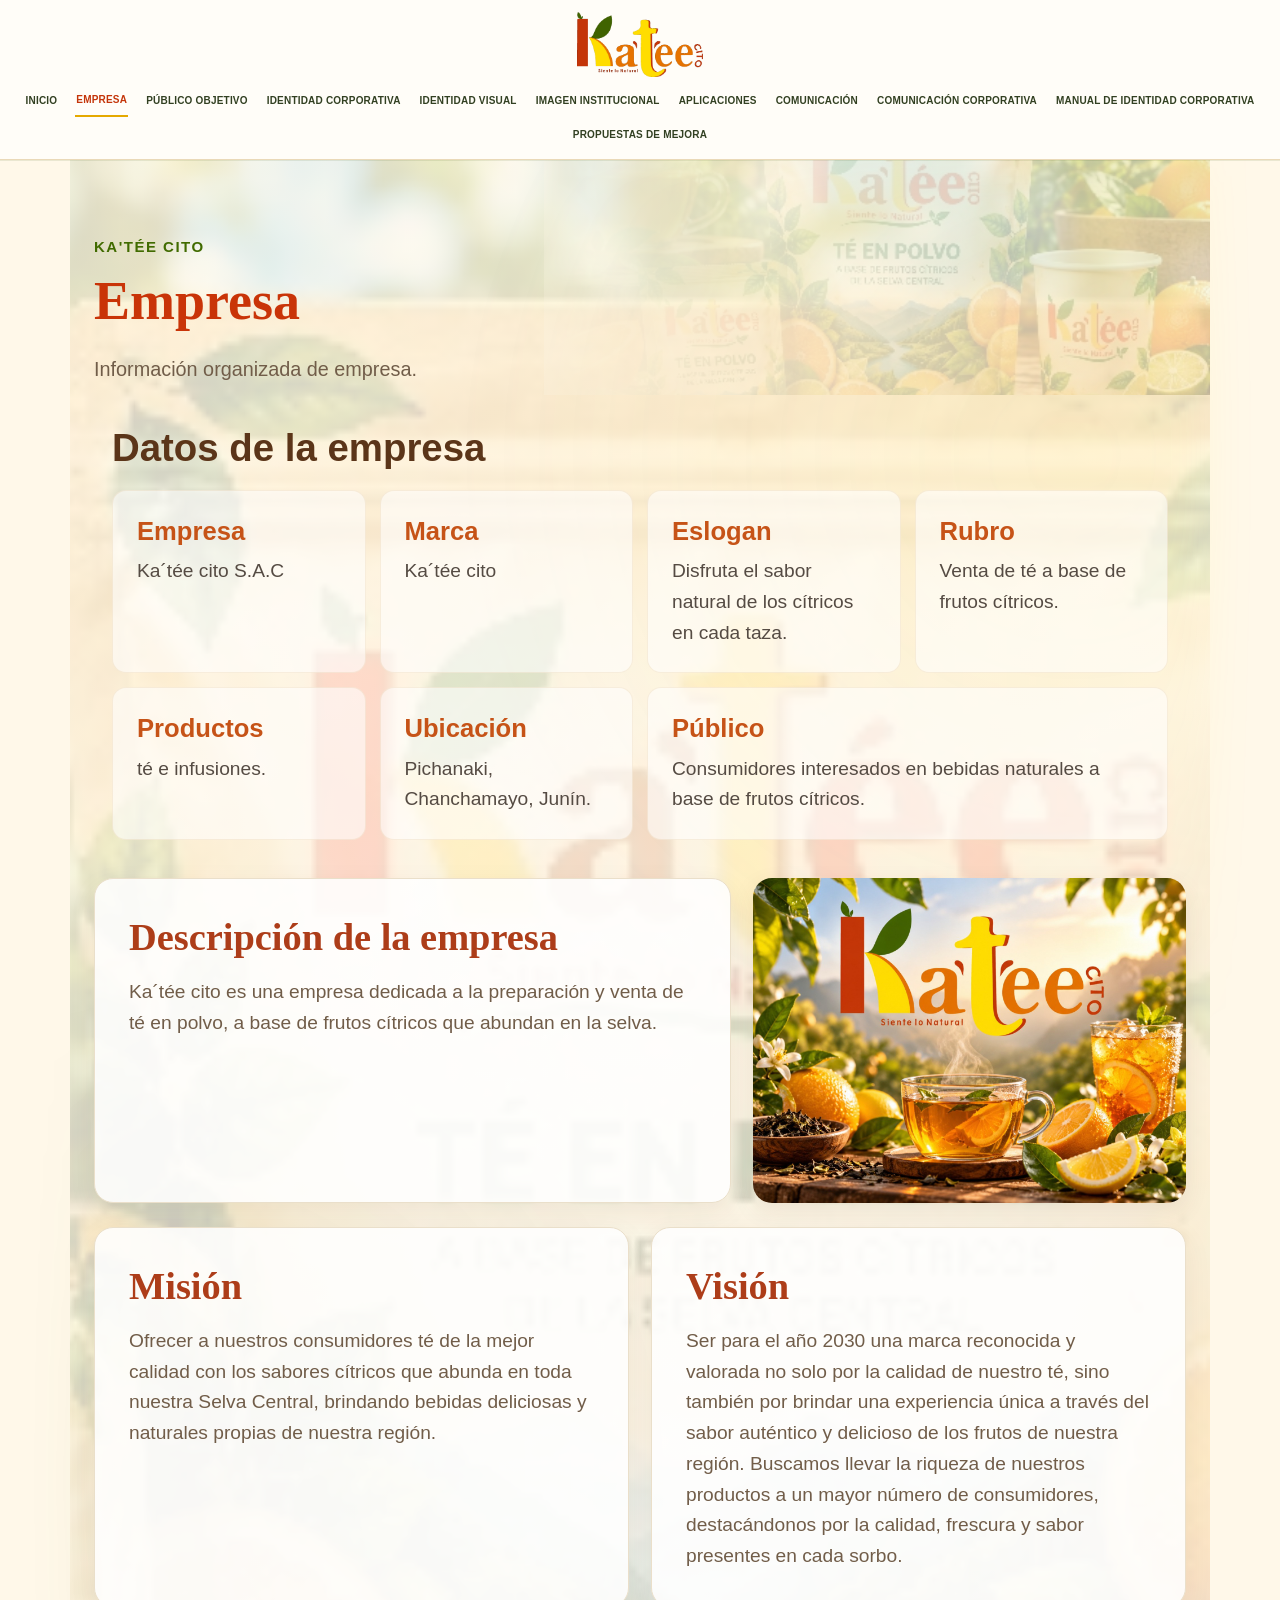
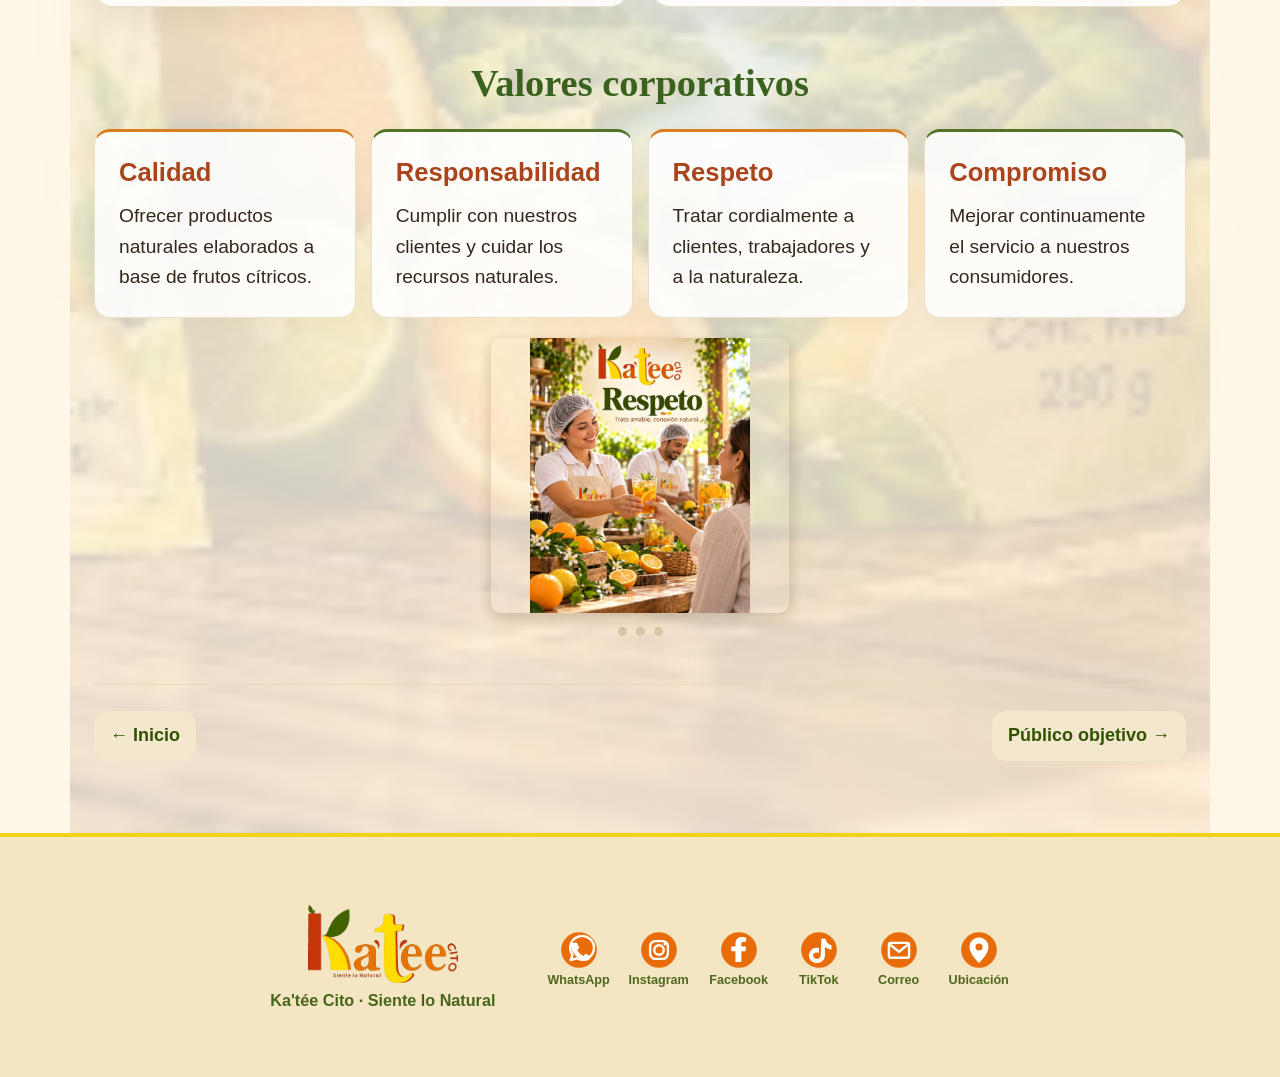
<file: empresa.html>
<!DOCTYPE html>

<html lang="es"><head><meta charset="utf-8"/><meta content="width=device-width,initial-scale=1" name="viewport"/>
<meta content="#fff8e9" name="theme-color"/><title>Empresa | Ka'tée Cito</title><link href="style.css" rel="stylesheet"/></head>
<body style="--fondo-pagina:url('img/hero-final/empresa.jpg')"><header class="site-header"><nav class="navbar"><a class="brand" href="index.html"><img alt="Logo Ka'tée Cito" src="img/logo-kateecito.png"/></a><div class="nav-links"><a href="index.html">Inicio</a><a aria-current="page" class="active" href="empresa.html">Empresa</a><a href="publico.html">Público objetivo</a><a href="identidad-corporativa.html">Identidad corporativa</a><a href="identidad-visual.html">Identidad visual</a><a href="imagen-institucional.html">Imagen institucional</a><a href="aplicaciones.html">Aplicaciones</a><a href="comunicacion.html">Comunicación</a><a href="comunicacion-corporativa.html">Comunicación corporativa</a><a href="manual-identidad.html">Manual de identidad corporativa</a><a href="propuestas-mejora.html">Propuestas de mejora</a></div></nav></header>
<main><div aria-hidden="true" class="page-hero-art" style="--page-art:url('img/hero-final/empresa.jpg')"></div><div class="page-head"><small>Ka'tée Cito</small><h1 class="page-title">Empresa

</h1><p>Información organizada de empresa.</p></div><section class="company-data-section">
<h2>Datos de la empresa</h2>
<div class="company-data-grid">
<div class="company-data-item"><h3>Empresa</h3><p>Ka´tée cito S.A.C</p></div>
<div class="company-data-item"><h3>Marca</h3><p>Ka´tée cito</p></div>
<div class="company-data-item"><h3>Eslogan</h3><p>Disfruta el sabor natural de los cítricos en cada taza.</p></div>
<div class="company-data-item"><h3>Rubro</h3><p>Venta de té a base de frutos cítricos.</p></div>
<div class="company-data-item"><h3>Productos</h3><p>té e infusiones.</p></div>
<div class="company-data-item"><h3>Ubicación</h3><p>Pichanaki, Chanchamayo, Junín.</p></div>
<div class="company-data-item"><h3>Público</h3><p>Consumidores interesados en bebidas naturales a base de frutos cítricos.</p></div>
</div>
</section><section class="company-editorial"><div class="company-editorial-top"><article class="card company-description"><h2>Descripción de la empresa

  </h2><p>Ka´tée cito es una empresa dedicada a la preparación y venta de té en polvo, a base de frutos cítricos que abundan en la selva.</p></article><figure class="company-picture"><img alt="Ka’tée Cito: té natural con cítricos y logotipo de la marca" loading="lazy" src="img/empresa/empresa-descripcion.jpg"/></figure></div><div class="company-mission-vision"><article class="card">
<h2>Misión</h2>
<p>Ofrecer a nuestros consumidores té de la mejor calidad con los sabores cítricos que abunda en toda nuestra
      Selva Central, brindando bebidas deliciosas y naturales propias de nuestra región.</p></article><article class="card">
<h2>Visión</h2>
<p>Ser para el año 2030 una marca reconocida y valorada no solo por la calidad de nuestro té, sino también por brindar
          una experiencia única a través del sabor auténtico y delicioso de los frutos de nuestra región. Buscamos llevar la
          riqueza de nuestros productos a un mayor número de consumidores, destacándonos por la calidad, frescura y sabor
          presentes en cada sorbo.</p></article></div><h2 class="company-values-heading">Valores corporativos</h2><div class="company-values-grid"><article class="company-value-card"><h3>Calidad</h3><p>Ofrecer productos naturales elaborados a base de frutos cítricos.</p></article><article class="company-value-card"><h3>Responsabilidad</h3><p>Cumplir con nuestros clientes y cuidar los recursos naturales.</p></article><article class="company-value-card"><h3>Respeto</h3><p>Tratar cordialmente a clientes, trabajadores y a la naturaleza.</p></article><article class="company-value-card"><h3>Compromiso</h3><p>Mejorar continuamente el servicio a nuestros consumidores.</p></article></div><section class="values-showcase" aria-label="Galería automática de valores corporativos">
  <div class="values-carousel">
    <figure class="values-slide"><img src="img/empresa/valor-calidad.jpg" alt="Calidad: frutos seleccionados, sabor natural"><figcaption>Calidad</figcaption></figure>
    <figure class="values-slide"><img src="img/empresa/valor-responsabilidad.jpg" alt="Responsabilidad: cuidamos recursos y clientes"><figcaption>Responsabilidad</figcaption></figure>
    <figure class="values-slide"><img src="img/empresa/valor-respeto.jpg" alt="Respeto: trato amable y conexión natural"><figcaption>Respeto</figcaption></figure>
  </div>
  <div class="values-dots" aria-hidden="true"><i></i><i></i><i></i></div>
</section></section>

<div class="pager"><a href="index.html">← Inicio</a><a href="publico.html">Público objetivo →</a></div></main>
<footer class="brand-footer"><div class="brand-footer-inner"><div class="footer-brand"><img alt="Ka'tée Cito" src="img/logo-kateecito.png"/><strong>Ka'tée Cito · Siente lo Natural</strong></div><div aria-label="Canales de contacto" class="footer-contacts"><a aria-label="WhatsApp" href="#"><img alt="" src="img/social/whatsapp.svg"/><small>WhatsApp</small></a><a aria-label="Instagram" href="#"><img alt="" src="img/social/instagram.svg"/><small>Instagram</small></a><a aria-label="Facebook" href="#"><img alt="" src="img/social/facebook.svg"/><small>Facebook</small></a><a aria-label="TikTok" href="#"><img alt="" src="img/social/tiktok.svg"/><small>TikTok</small></a><a aria-label="Correo" href="#"><img alt="" src="img/social/mail.svg"/><small>Correo</small></a><a aria-label="Ubicación" href="#"><img alt="" src="img/social/location.svg"/><small>Ubicación</small></a></div></div></footer>
</body></html>
</file>
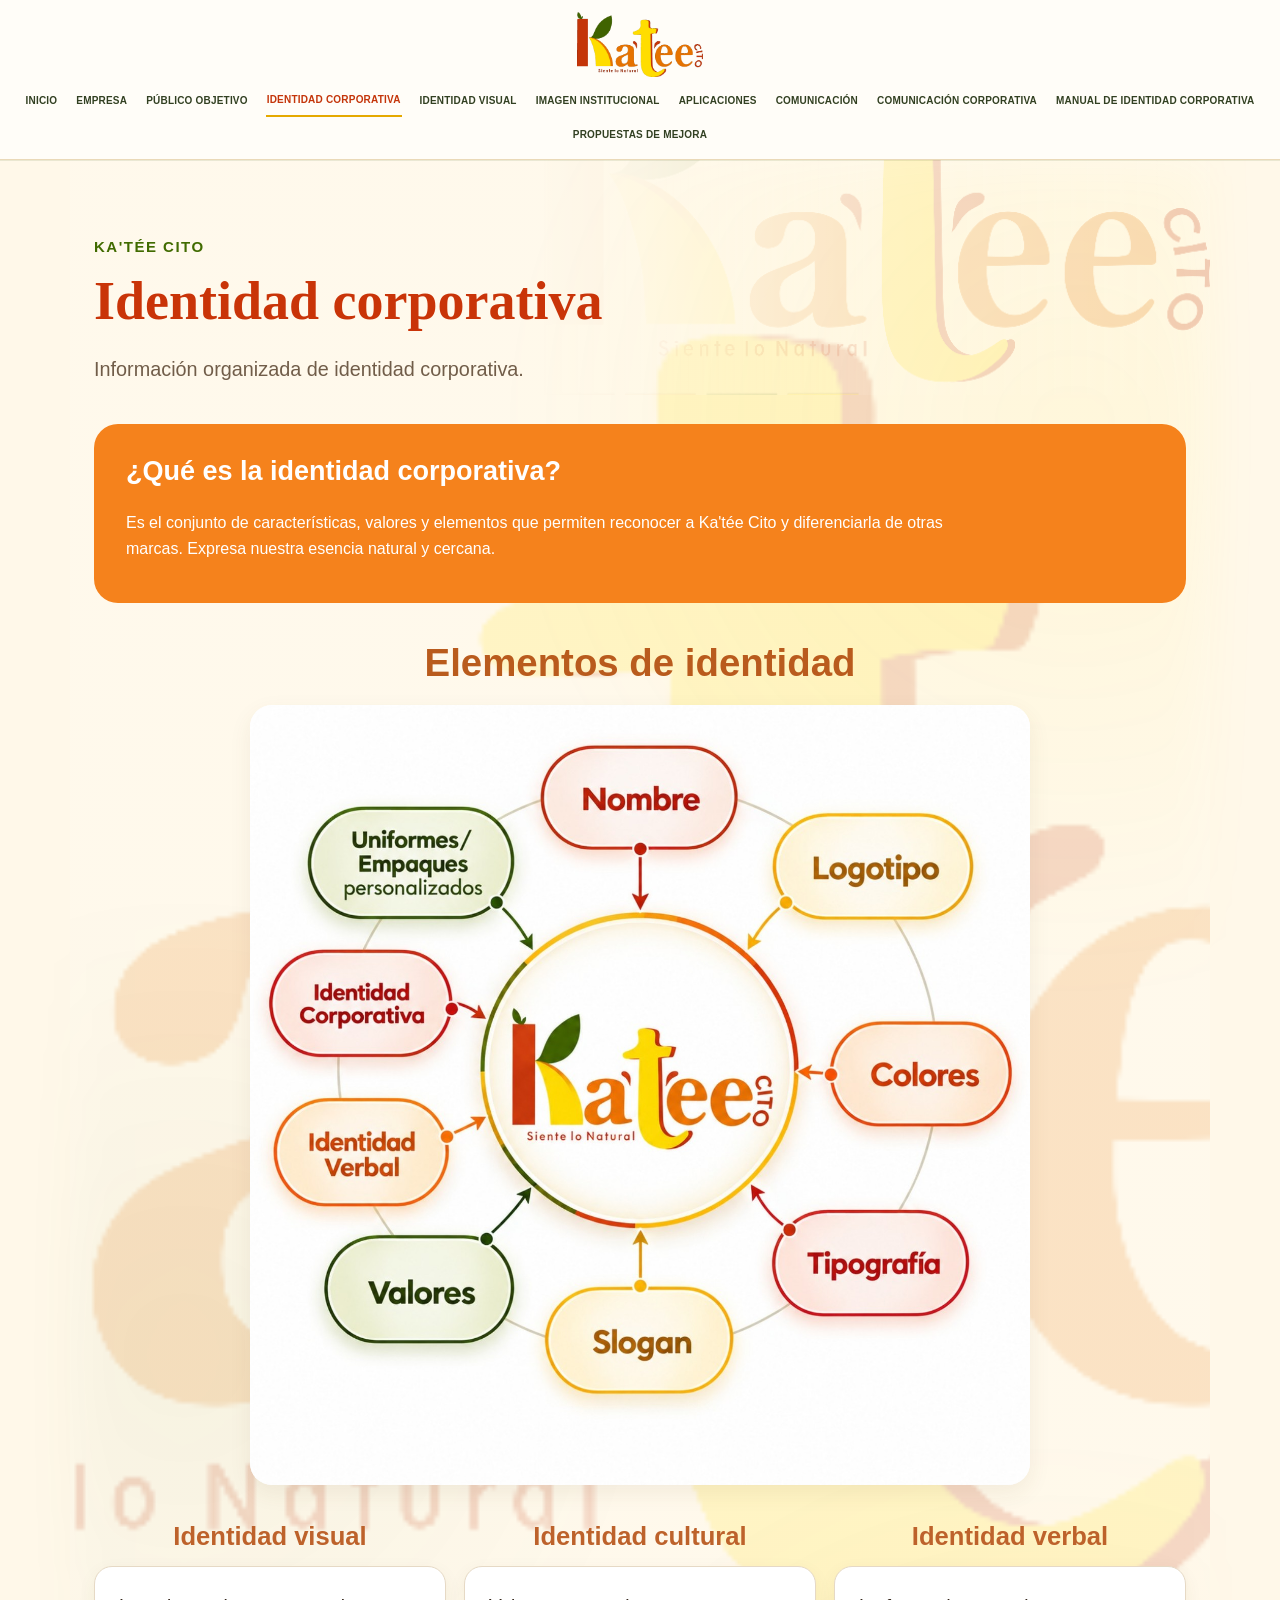
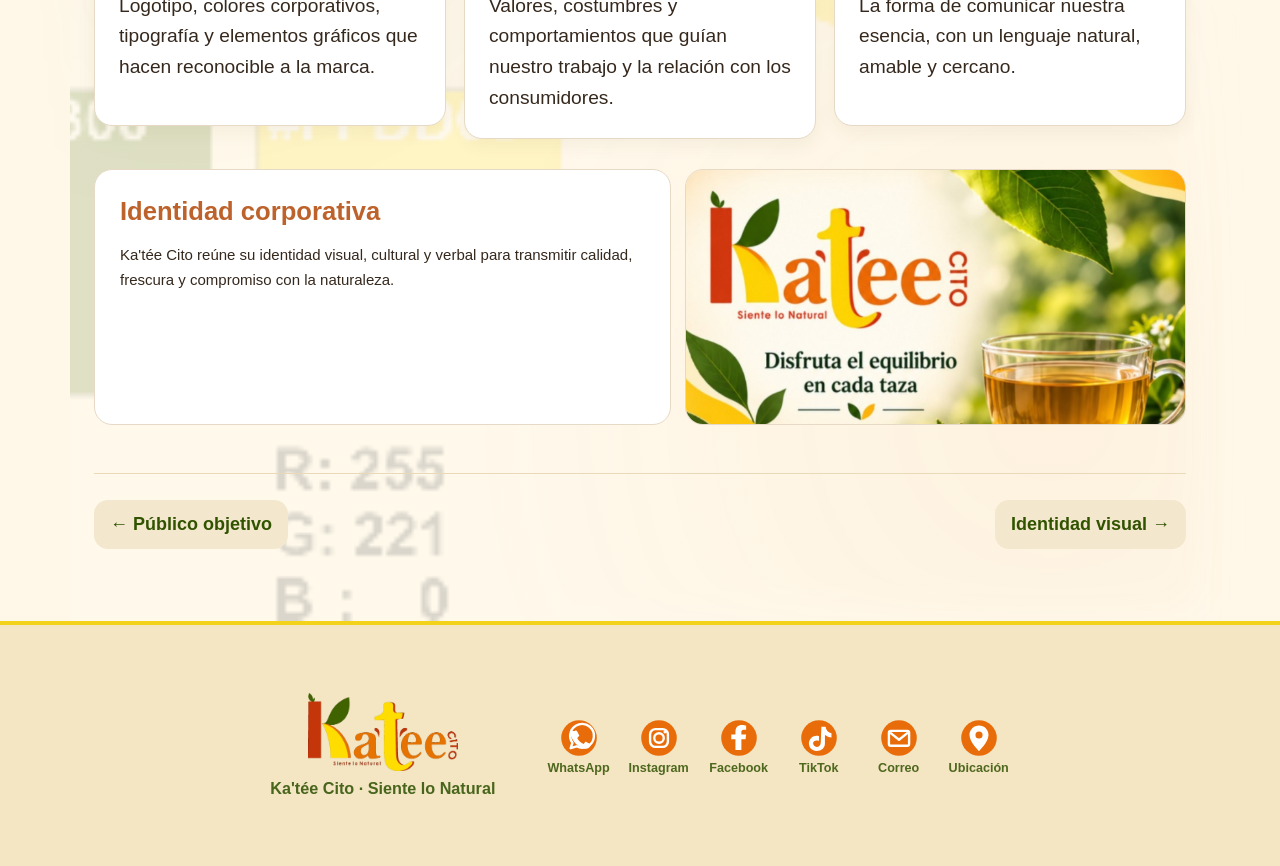
<file: identidad-corporativa.html>
<!DOCTYPE html>

<html lang="es">
<head>
<meta charset="utf-8"/>
<meta content="width=device-width, initial-scale=1" name="viewport"/>
<meta content="#fff8e9" name="theme-color"/>
<title>Identidad corporativa | Ka'tée Cito</title>
<link href="style.css" rel="stylesheet"/>
</head>
<body style="--fondo-pagina:url('img/hero-final/identidad-corporativa.png')">
<header class="site-header"><nav class="navbar"><a class="brand" href="index.html"><img alt="Logo Ka'tée Cito" src="img/logo-kateecito.png"/></a><div class="nav-links"><a href="index.html">Inicio</a><a href="empresa.html">Empresa</a><a href="publico.html">Público objetivo</a><a aria-current="page" class="active" href="identidad-corporativa.html">Identidad corporativa</a><a href="identidad-visual.html">Identidad visual</a><a href="imagen-institucional.html">Imagen institucional</a><a href="aplicaciones.html">Aplicaciones</a><a href="comunicacion.html">Comunicación</a><a href="comunicacion-corporativa.html">Comunicación corporativa</a><a href="manual-identidad.html">Manual de identidad corporativa</a><a href="propuestas-mejora.html">Propuestas de mejora</a></div></nav></header>
<main>
<div aria-hidden="true" class="page-hero-art" style="--page-art:url('img/hero-final/identidad-corporativa.png')">
</div>
<div class="page-head">
<small>Ka'tée Cito</small>
<h1 class="page-title">
        Identidad corporativa
      </h1>
<p>
        Información organizada de identidad corporativa.
      </p>
</div>
<!-- Distribución según referencia de identidad corporativa -->
<section class="identidad-esquema" aria-label="Contenido de identidad corporativa">
  <div class="identidad-intro"><span>¿Qué es la identidad corporativa?</span><p>Es el conjunto de características, valores y elementos que permiten reconocer a Ka'tée Cito y diferenciarla de otras marcas. Expresa nuestra esencia natural y cercana.</p></div>
  <h2 class="identidad-heading">Elementos de identidad</h2>
  <div class="identidad-imagen-principal"><img src="img/infografia-identidad.jpg" alt="Diagrama de elementos de identidad de Ka'tée Cito" loading="lazy"></div>
  <div class="identidad-tres">
    <article class="identidad-bloque"><h3>Identidad visual</h3><div class="identidad-cuadro"><p>Logotipo, colores corporativos, tipografía y elementos gráficos que hacen reconocible a la marca.</p></div></article>
    <article class="identidad-bloque"><h3>Identidad cultural</h3><div class="identidad-cuadro"><p>Valores, costumbres y comportamientos que guían nuestro trabajo y la relación con los consumidores.</p></div></article>
    <article class="identidad-bloque"><h3>Identidad verbal</h3><div class="identidad-cuadro"><p>La forma de comunicar nuestra esencia, con un lenguaje natural, amable y cercano.</p></div></article>
  </div>
  <div class="identidad-cierre"><article><h3>Identidad corporativa</h3><p>Ka'tée Cito reúne su identidad visual, cultural y verbal para transmitir calidad, frescura y compromiso con la naturaleza.</p></article><img src="img/banner-identidad.jpg" alt="Ka'tée Cito, disfruta el equilibrio en cada taza" loading="lazy"></div>
</section>
<!-- NAVEGACIÓN ENTRE PÁGINAS -->
<div class="pager"><a href="publico.html">← Público objetivo</a><a href="identidad-visual.html">Identidad visual →</a></div>
</main>
<footer class="brand-footer"><div class="brand-footer-inner"><div class="footer-brand"><img alt="Ka'tée Cito" src="img/logo-kateecito.png"/><strong>Ka'tée Cito · Siente lo Natural</strong></div><div aria-label="Canales de contacto" class="footer-contacts"><a aria-label="WhatsApp" href="#"><img alt="" src="img/social/whatsapp.svg"/><small>WhatsApp</small></a><a aria-label="Instagram" href="#"><img alt="" src="img/social/instagram.svg"/><small>Instagram</small></a><a aria-label="Facebook" href="#"><img alt="" src="img/social/facebook.svg"/><small>Facebook</small></a><a aria-label="TikTok" href="#"><img alt="" src="img/social/tiktok.svg"/><small>TikTok</small></a><a aria-label="Correo" href="#"><img alt="" src="img/social/mail.svg"/><small>Correo</small></a><a aria-label="Ubicación" href="#"><img alt="" src="img/social/location.svg"/><small>Ubicación</small></a></div></div></footer>
</body>
</html>
</file>
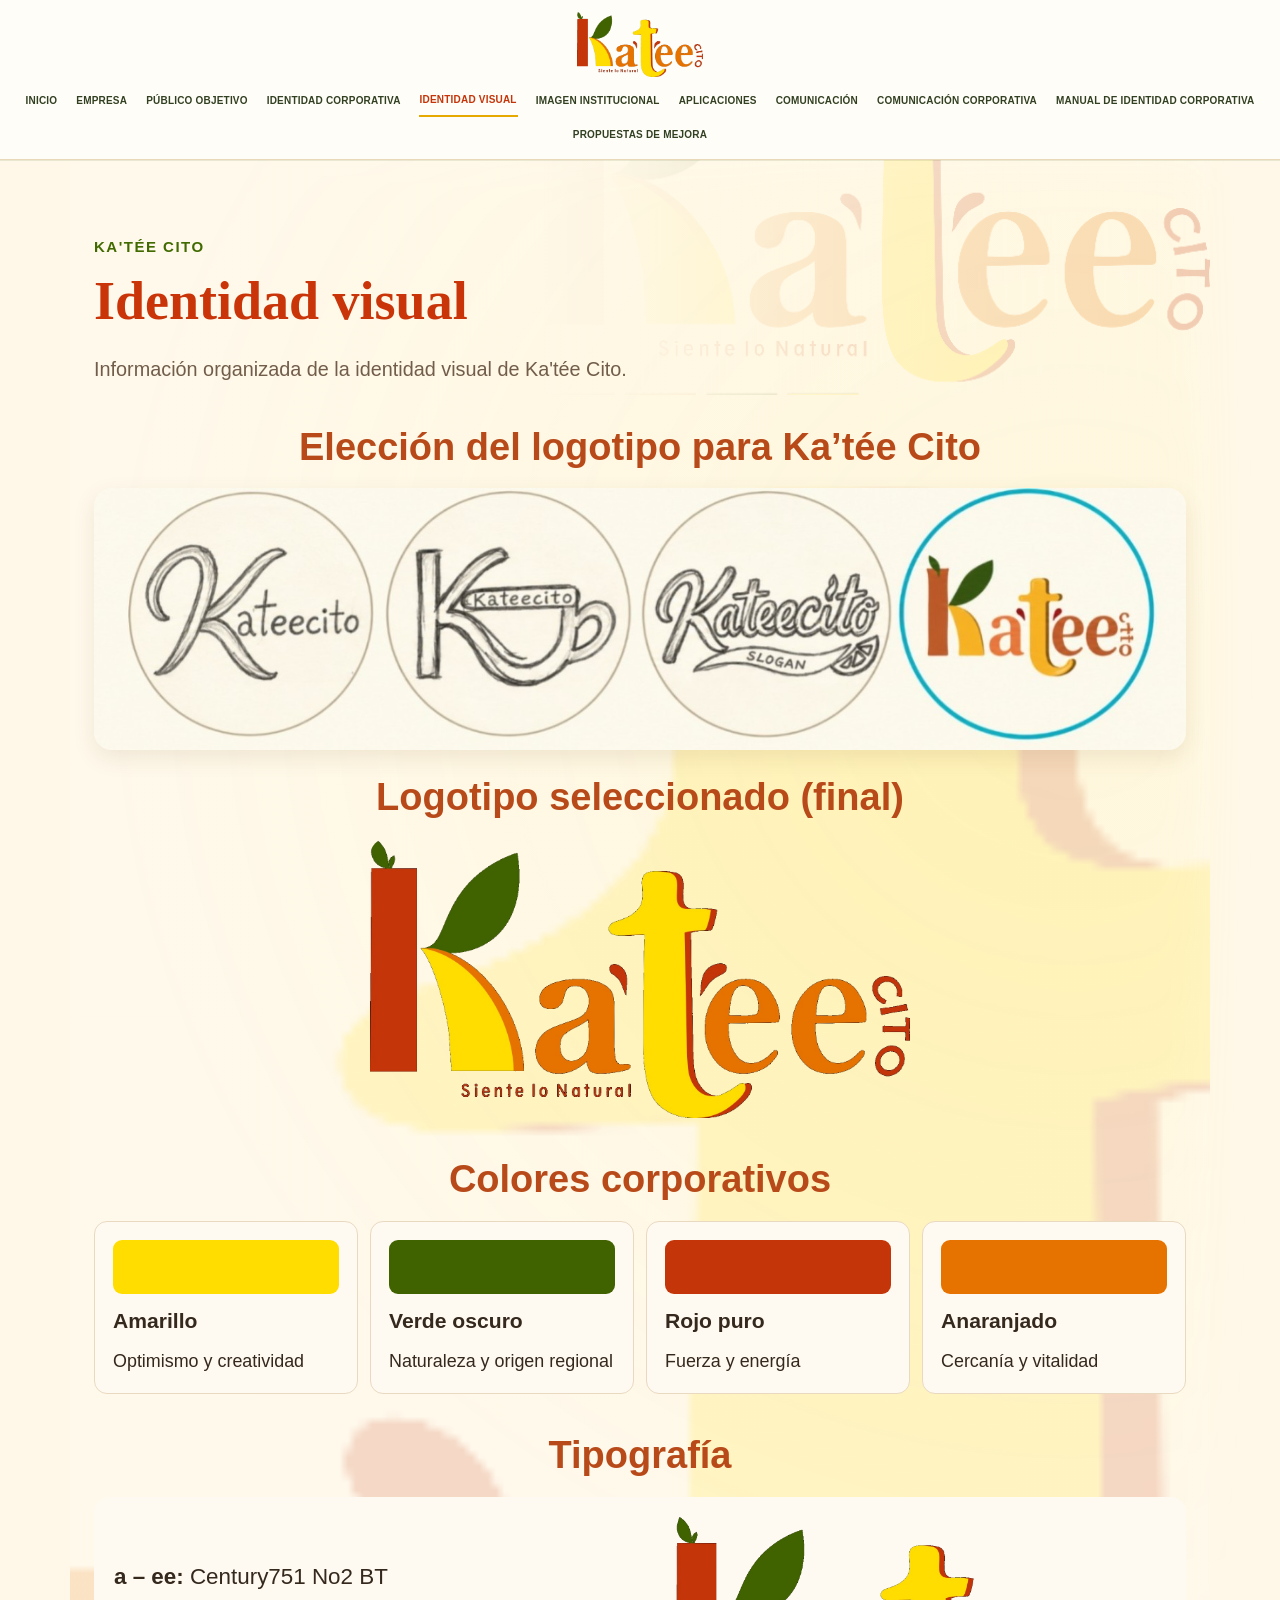
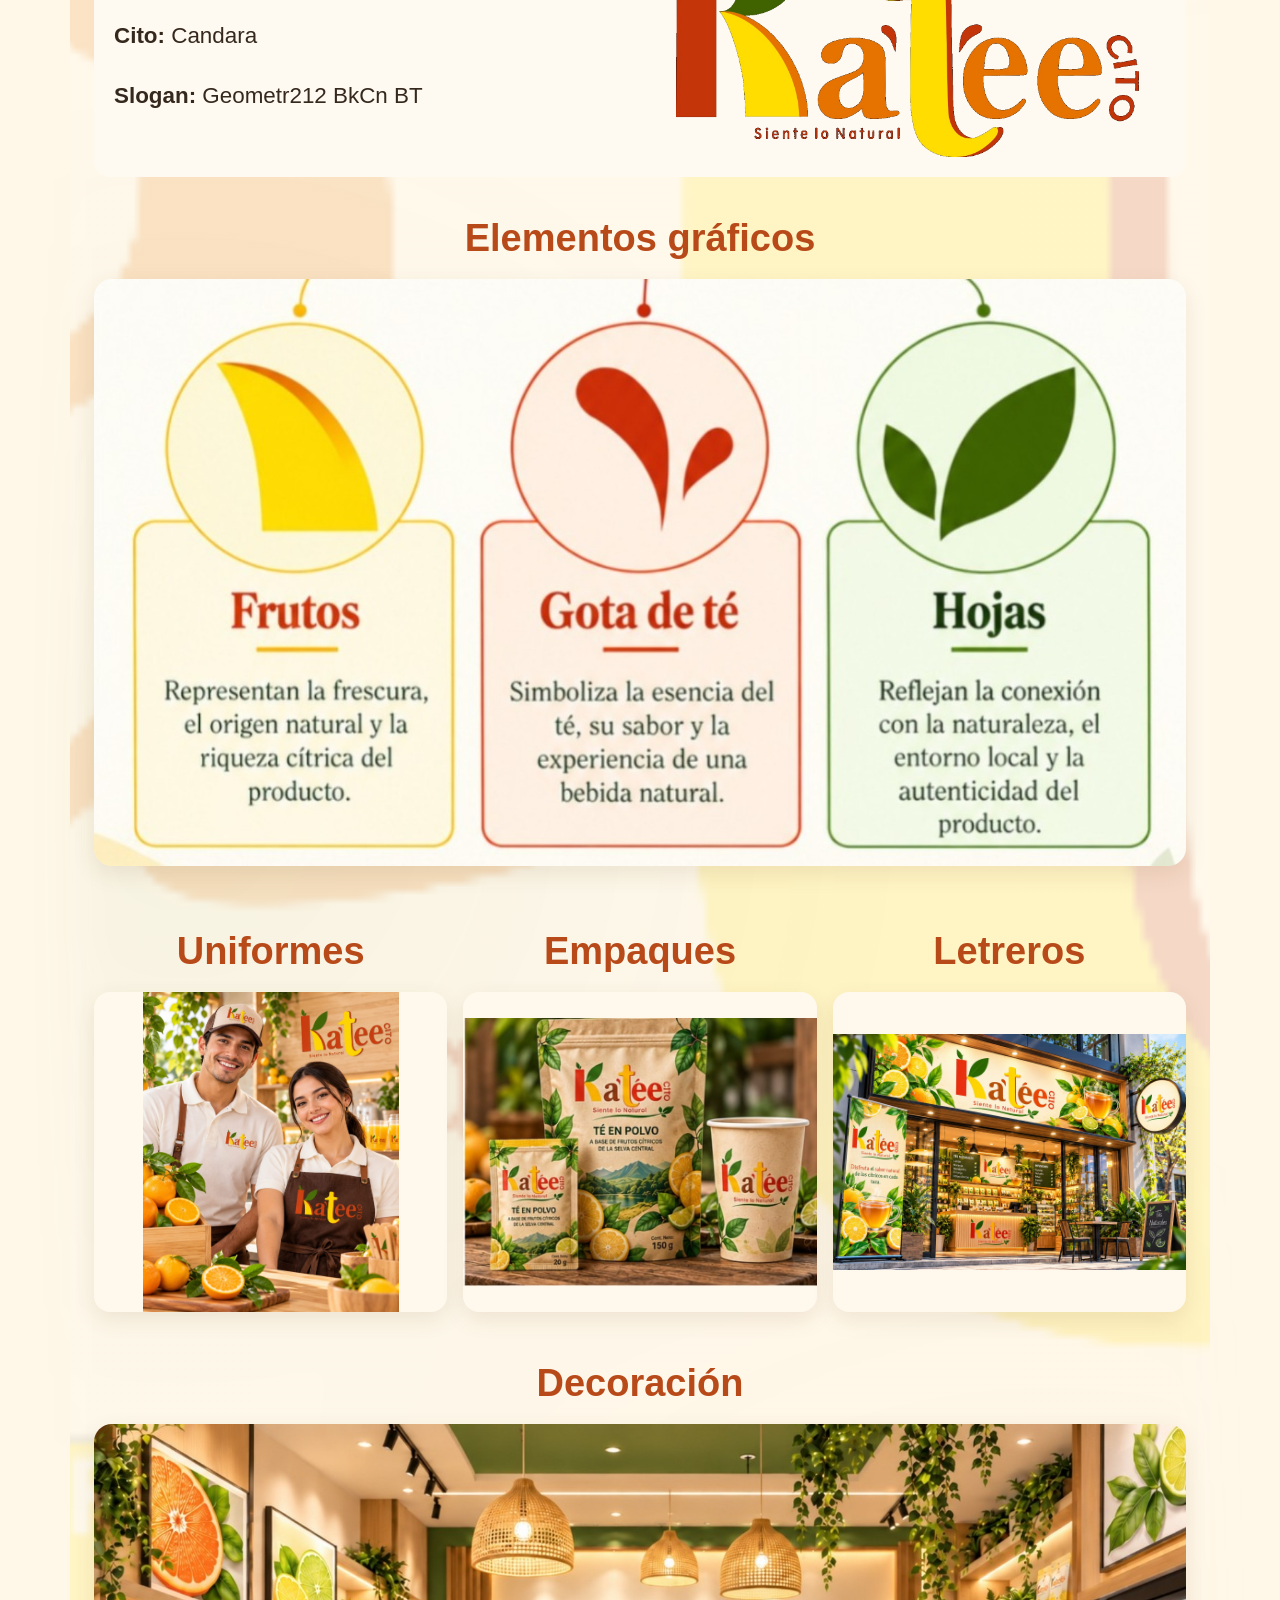
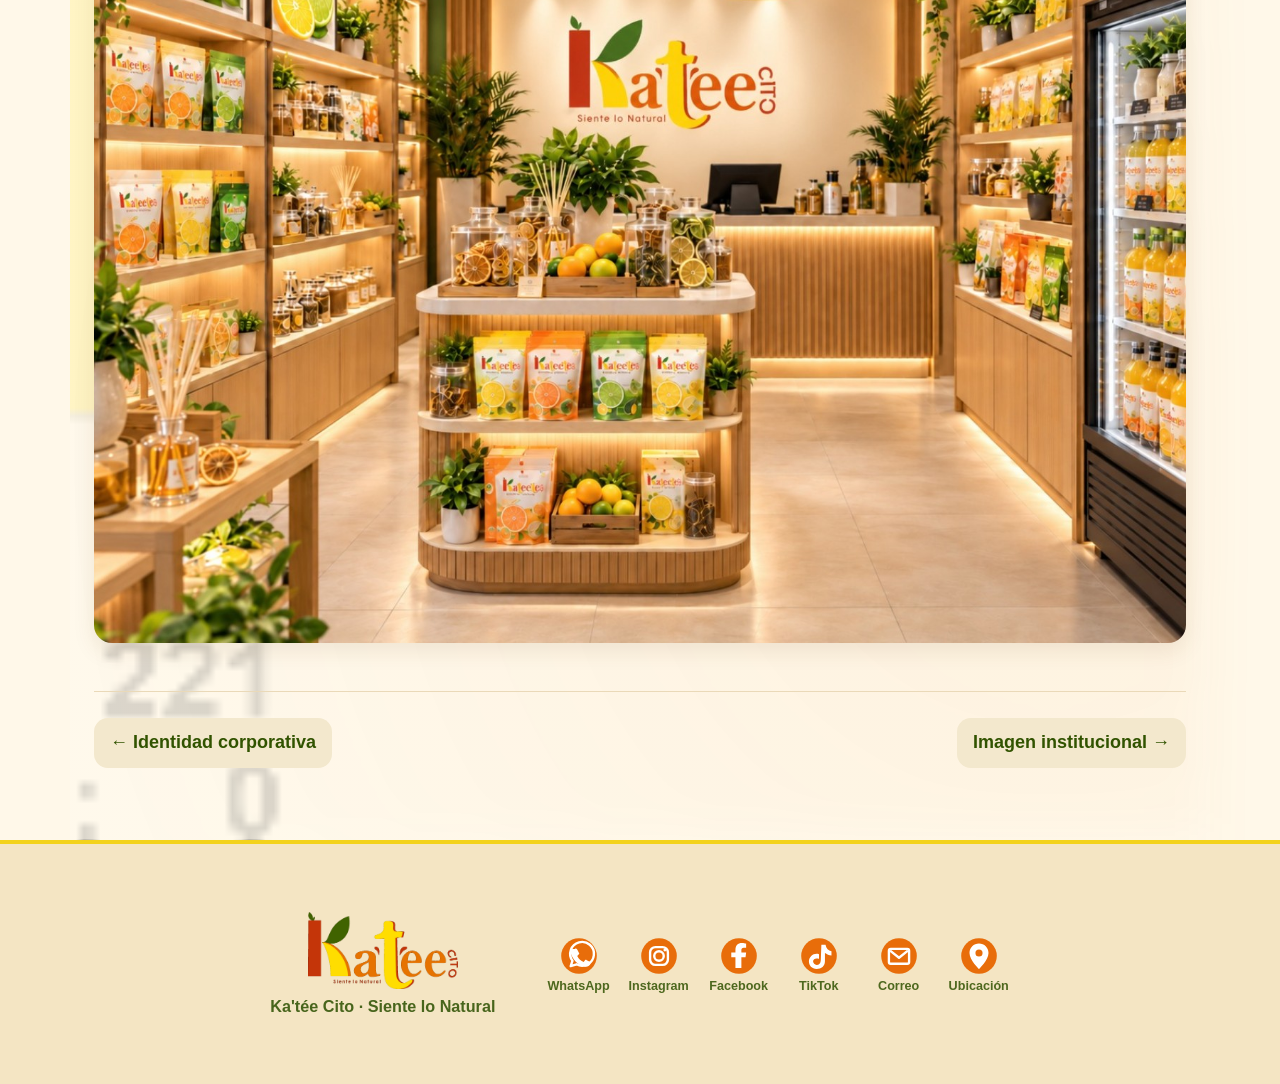
<file: identidad-visual.html>
<!DOCTYPE html>

<html lang="es"><head>
<meta charset="utf-8"/>
<meta content="width=device-width, initial-scale=1" name="viewport"/> <meta content="#fff8e9" name="theme-color"/> <title>Identidad visual | Ka'tée Cito</title> <link href="style.css" rel="stylesheet"/> <style>
    /* Corrección específica para Identidad Visual */
    .visual-info {
      margin-top: 35px;
      display: grid;
      gap: 22px;
    }

    .visual-info-block {
      background: #fffaf0;
      border: 1px solid rgba(64, 99, 0, 0.15);
      border-radius: 18px;
      padding: 24px;
    }

    .visual-info-block h2 {
      margin: 0 0 12px;
      color: #c4350a;
      font-size: 1.45rem;
      font-weight: 700;
    }

    .visual-info-block p {
      margin: 0;
      color: #665b4e;
      font-size: 1rem;
      line-height: 1.7;
      font-weight: 400;
    }

    .brand-name {
      color: #e67300;
      font-weight: 600;
    }

    .color-meaning {
      display: grid;
      gap: 12px;
      margin-top: 8px;
    }

    .color-row {
      display: flex;
      align-items: center;
      flex-wrap: wrap;
      gap: 8px;
      color: #665b4e;
      line-height: 1.5;
    }

    .color-dot {
      width: 15px;
      height: 15px;
      border-radius: 50%;
      flex: 0 0 15px;
    }

    .color-dot-yellow {
      background: #ffdd00;
    }

    .color-dot-green {
      background: #406300;
    }

    .color-dot-red {
      background: #c4350a;
    }

    .color-dot-orange {
      background: #e67300;
    }

    .color-name {
      font-weight: 600;
    }

    .color-yellow {
      color: #b59600;
    }

    .color-green {
      color: #406300;
    }

    .color-red {
      color: #c4350a;
    }

    .color-orange {
      color: #e67300;
    }

    .font-info {
      margin-top: 18px;
      display: grid;
      gap: 8px;
    }

    .font-info p {
      margin: 0;
      color: #665b4e;
      font-weight: 400;
    }

    .font-label {
      color: #c4350a;
      font-weight: 600;
    }

    .logo-description-space p {
      color: #665b4e;
      font-weight: 400;
      line-height: 1.6;
    }

    .logo-description-space .brand-name {
      color: #e67300;
      font-weight: 600;
    }

    @media (max-width: 768px) {
      .visual-info {
        gap: 15px;
      }

      .visual-info-block {
        padding: 18px;
        border-radius: 14px;
      }

      .visual-info-block h2 {
        font-size: 1.25rem;
      }

      .visual-info-block p,
      .color-row,
      .font-info p {
        font-size: 0.95rem;
      }
    }
  </style></head><body style="--fondo-pagina:url('img/hero-final/identidad-visual.png')"> <!-- ENCABEZADO --> <header class="site-header"><nav class="navbar"><a class="brand" href="index.html"><img alt="Logo Ka'tée Cito" src="img/logo-kateecito.png"/></a><div class="nav-links"><a href="index.html">Inicio</a><a href="empresa.html">Empresa</a><a href="publico.html">Público objetivo</a><a href="identidad-corporativa.html">Identidad corporativa</a><a aria-current="page" class="active" href="identidad-visual.html">Identidad visual</a><a href="imagen-institucional.html">Imagen institucional</a><a href="aplicaciones.html">Aplicaciones</a><a href="comunicacion.html">Comunicación</a><a href="comunicacion-corporativa.html">Comunicación corporativa</a><a href="manual-identidad.html">Manual de identidad corporativa</a><a href="propuestas-mejora.html">Propuestas de mejora</a></div></nav></header> <!-- CONTENIDO PRINCIPAL --> <main><!-- Imagen decorativa superior -->
<div aria-hidden="true" class="page-hero-art" style="--page-art:url('img/hero-final/identidad-visual.png')">
</div>
<!-- Título -->
<div class="page-head">
<small>KA'TÉE CITO</small>
<h1 class="page-title">
    Identidad visual
  </h1>
<p>
    Información organizada de la identidad visual de Ka'tée Cito.
  </p>
</div><section class="iv-section">
<h2>Elección del logotipo para Ka’tée Cito</h2>
<img class="iv-image iv-wide" src="img/identidad-visual-real/evolucion.jpg" alt="Cuatro propuestas de logotipo y diseño final seleccionado">
<h2>Logotipo seleccionado (final)</h2>
<img class="iv-image iv-logo" src="img/logo-kateecito.png" alt="Logotipo final de Ka’tée Cito">
</section>
<section class="iv-section"><h2>Colores corporativos</h2>
<div class="iv-colors"><div><i style="background:#FFDD00"></i><strong>Amarillo</strong><span>Optimismo y creatividad</span></div><div><i style="background:#406300"></i><strong>Verde oscuro</strong><span>Naturaleza y origen regional</span></div><div><i style="background:#C4350A"></i><strong>Rojo puro</strong><span>Fuerza y energía</span></div><div><i style="background:#E67300"></i><strong>Anaranjado</strong><span>Cercanía y vitalidad</span></div></div>
</section>
<section class="iv-section"><h2>Tipografía</h2>
<div class="iv-type"><div><p><b>a – ee:</b> Century751 No2 BT</p><p><b>Cito:</b> Candara</p><p><b>Slogan:</b> Geometr212 BkCn BT</p></div><img src="img/logo-kateecito.png" alt="Tipografías aplicadas en el logotipo"></div>
</section>
<section class="iv-section"><h2>Elementos gráficos</h2><img class="iv-image" src="img/identidad-visual-real/elementos.jpg" alt="Frutos, gota de té y hojas con sus significados"></section>
<section class="iv-section"><div class="iv-three">
<figure><h2>Uniformes</h2><img src="img/identidad-visual-real/uniformes.jpg" alt="Uniformes de Ka’tée Cito"></figure>
<figure><h2>Empaques</h2><img src="img/identidad-visual-real/empaques.jpg" alt="Empaques y vaso de Ka’tée Cito"></figure>
<figure><h2>Letreros</h2><img src="img/identidad-visual-real/letreros.jpg" alt="Letreros y fachada de Ka’tée Cito"></figure>
</div></section>
<section class="iv-section"><h2>Decoración</h2><img class="iv-image" src="img/identidad-visual-real/decoracion.jpg" alt="Decoración interior del establecimiento Ka’tée Cito"></section>
<div class="pager"><a href="identidad-corporativa.html">← Identidad corporativa</a><a href="imagen-institucional.html">Imagen institucional →</a></div>
</main> <!-- PIE DE PÁGINA --> <footer class="brand-footer"><div class="brand-footer-inner"><div class="footer-brand"><img alt="Ka'tée Cito" src="img/logo-kateecito.png"/><strong>Ka'tée Cito · Siente lo Natural</strong></div><div aria-label="Canales de contacto" class="footer-contacts"><a aria-label="WhatsApp" href="#"><img alt="" src="img/social/whatsapp.svg"/><small>WhatsApp</small></a><a aria-label="Instagram" href="#"><img alt="" src="img/social/instagram.svg"/><small>Instagram</small></a><a aria-label="Facebook" href="#"><img alt="" src="img/social/facebook.svg"/><small>Facebook</small></a><a aria-label="TikTok" href="#"><img alt="" src="img/social/tiktok.svg"/><small>TikTok</small></a><a aria-label="Correo" href="#"><img alt="" src="img/social/mail.svg"/><small>Correo</small></a><a aria-label="Ubicación" href="#"><img alt="" src="img/social/location.svg"/><small>Ubicación</small></a></div></div></footer></body></html>
</file>
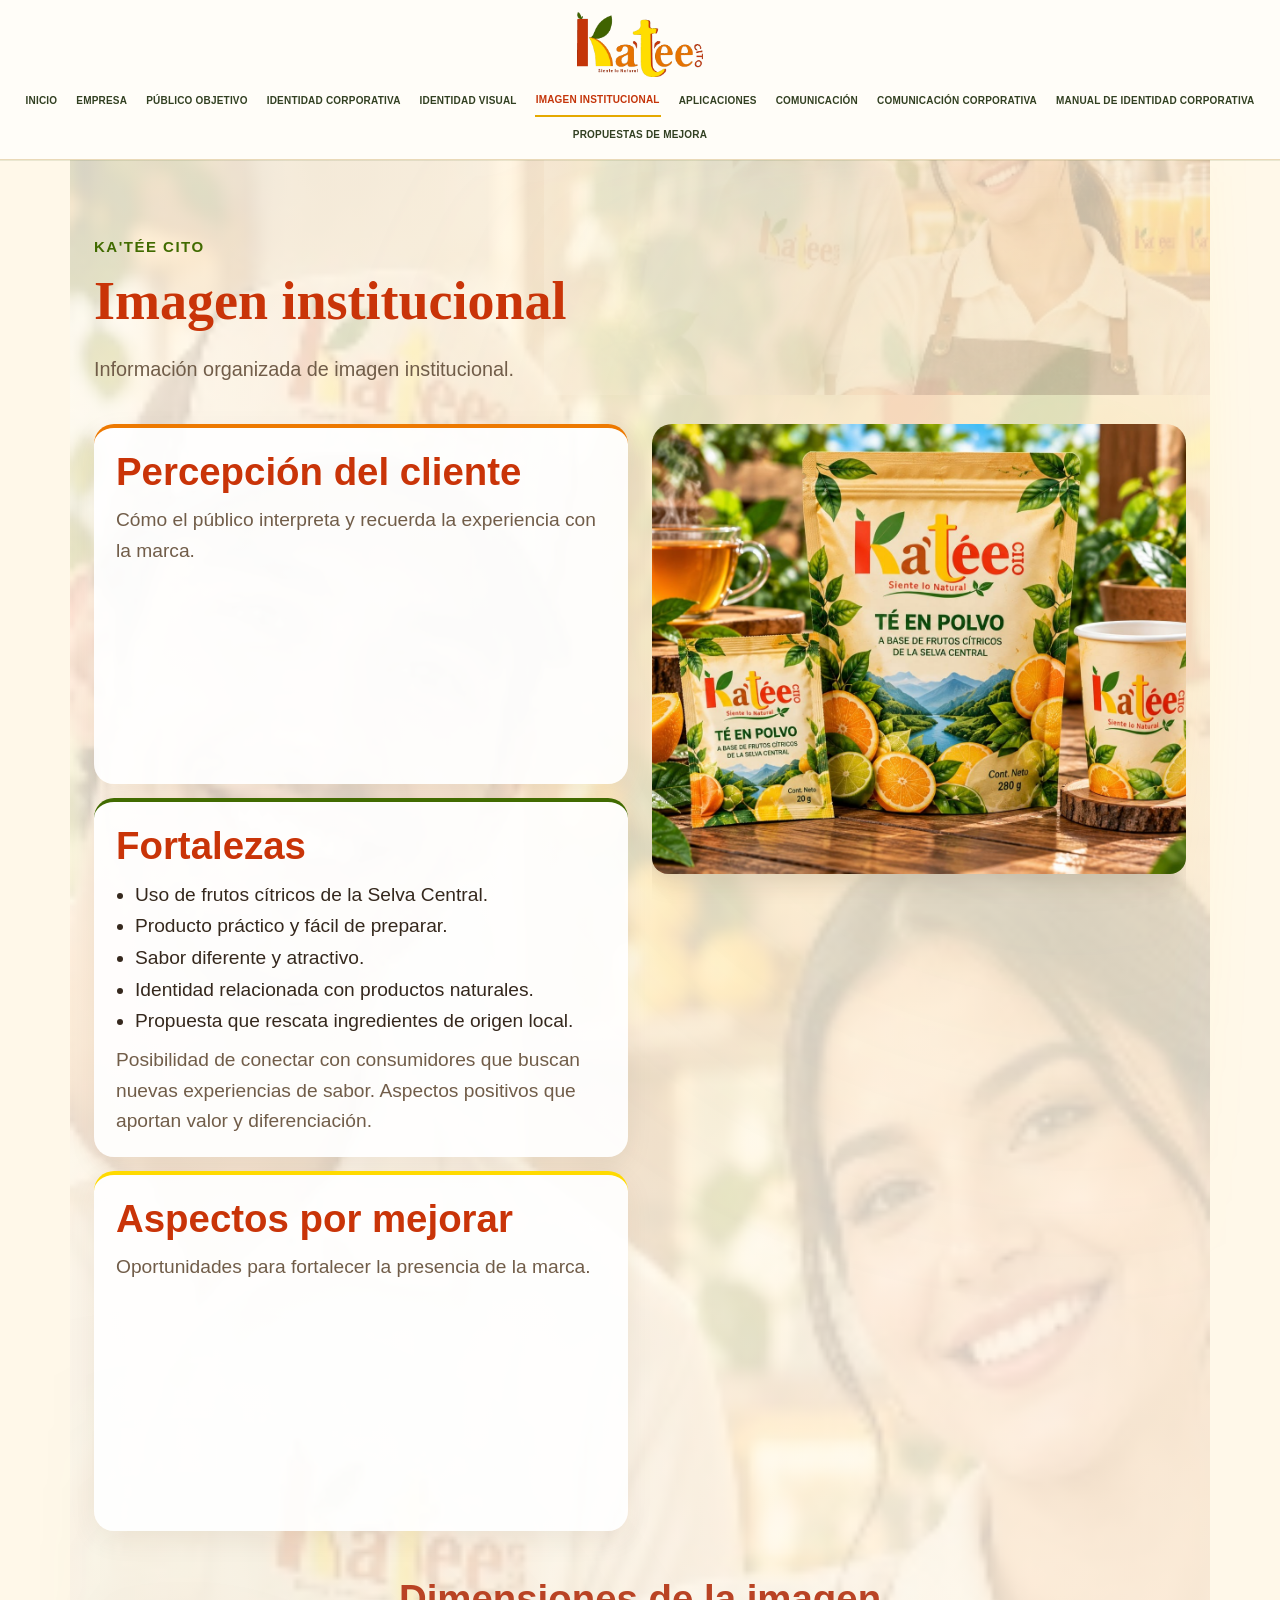
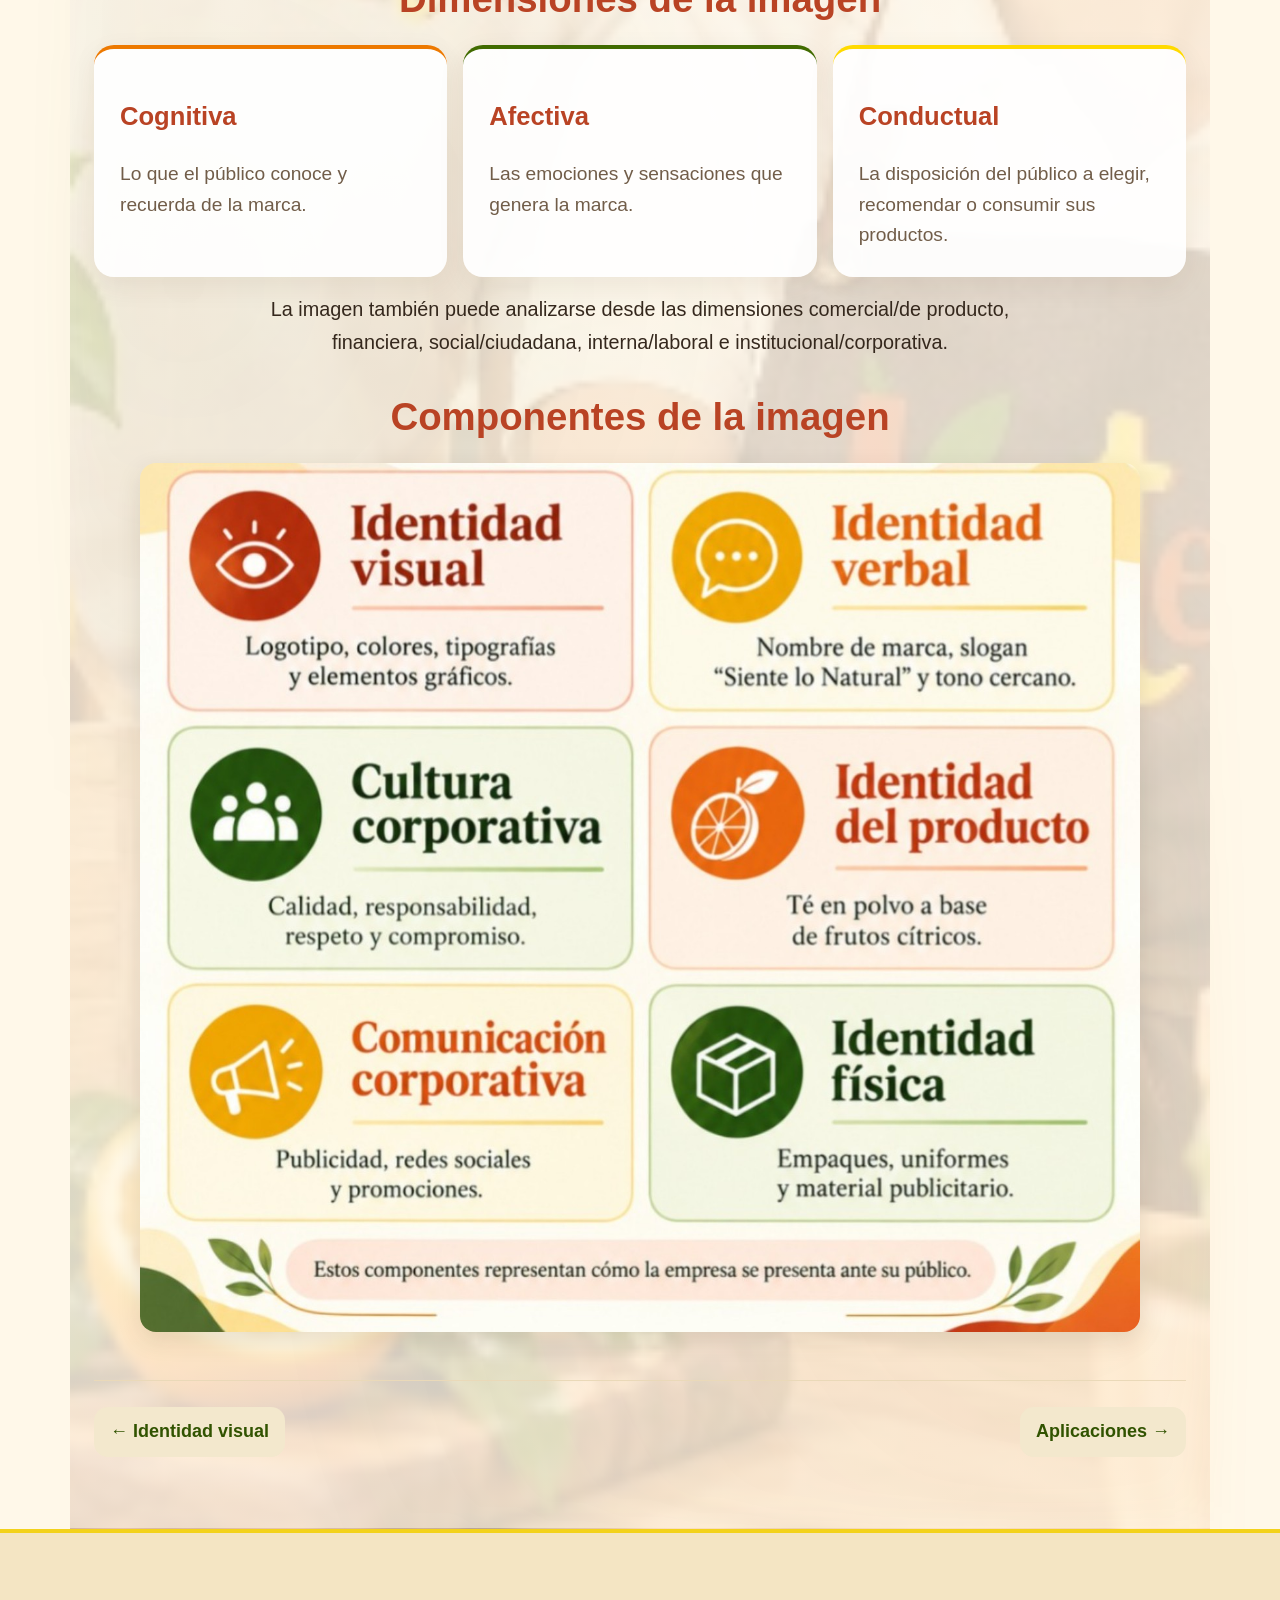
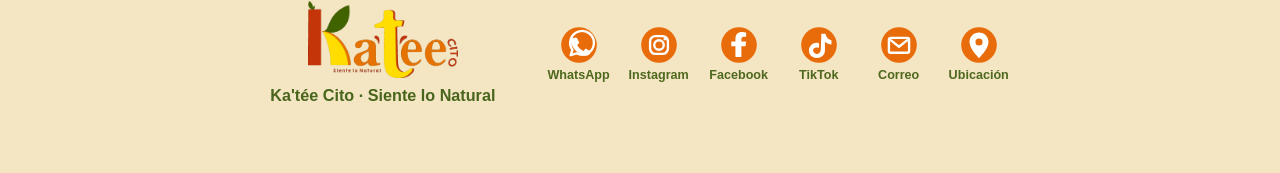
<file: imagen-institucional.html>
<!DOCTYPE html>

<html lang="es"><head><meta charset="utf-8"/><meta content="width=device-width,initial-scale=1" name="viewport"/>
<meta content="#fff8e9" name="theme-color"/><title>Imagen institucional | Ka'tée Cito</title><link href="style.css" rel="stylesheet"/></head>
<body style="--fondo-pagina:url('img/hero-final/imagen-institucional.jpg')"><header class="site-header"><nav class="navbar"><a class="brand" href="index.html"><img alt="Logo Ka'tée Cito" src="img/logo-kateecito.png"/></a><div class="nav-links"><a href="index.html">Inicio</a><a href="empresa.html">Empresa</a><a href="publico.html">Público objetivo</a><a href="identidad-corporativa.html">Identidad corporativa</a><a href="identidad-visual.html">Identidad visual</a><a aria-current="page" class="active" href="imagen-institucional.html">Imagen institucional</a><a href="aplicaciones.html">Aplicaciones</a><a href="comunicacion.html">Comunicación</a><a href="comunicacion-corporativa.html">Comunicación corporativa</a><a href="manual-identidad.html">Manual de identidad corporativa</a><a href="propuestas-mejora.html">Propuestas de mejora</a></div></nav></header>
<main><div aria-hidden="true" class="page-hero-art" style="--page-art:url('img/hero-final/imagen-institucional.jpg')"></div><div class="page-head"><small>Ka'tée Cito</small>
<h1 class="page-title">Imagen institucional</h1>
<p>Información organizada de imagen institucional.</p>
</div><section class="institucional-layout" aria-label="Percepción, fortalezas y oportunidades">
  <div class="institucional-columna">
    <article class="card"><h2>Percepción del cliente</h2><p>Cómo el público interpreta y recuerda la experiencia con la marca.</p></article>
    <article class="card"><h2>Fortalezas</h2><ul>
      <li>Uso de frutos cítricos de la Selva Central.</li>
      <li>Producto práctico y fácil de preparar.</li>
      <li>Sabor diferente y atractivo.</li>
      <li>Identidad relacionada con productos naturales.</li>
      <li>Propuesta que rescata ingredientes de origen local.</li>
    </ul><p>Posibilidad de conectar con consumidores que buscan nuevas experiencias de sabor. Aspectos positivos que aportan valor y diferenciación.</p></article>
    <article class="card"><h2>Aspectos por mejorar</h2><p>Oportunidades para fortalecer la presencia de la marca.</p></article>
  </div>
  <figure class="institucional-producto"><img src="img/producto-institucional.jpg" alt="Presentación del té Ka'tée Cito con empaques y frutos cítricos" loading="lazy"/></figure>
</section>
<section class="institucional-dimensiones">
  <h2>Dimensiones de la imagen</h2>
  <div class="institucional-dimensiones-grid">
    <article class="card"><h3>Cognitiva</h3><p>Lo que el público conoce y recuerda de la marca.</p></article>
    <article class="card"><h3>Afectiva</h3><p>Las emociones y sensaciones que genera la marca.</p></article>
    <article class="card"><h3>Conductual</h3><p>La disposición del público a elegir, recomendar o consumir sus productos.</p></article>
  </div>
  <p class="institucional-nota">La imagen también puede analizarse desde las dimensiones comercial/de producto, financiera, social/ciudadana, interna/laboral e institucional/corporativa.</p>
</section>
<section class="institucional-componentes">
  <h2>Componentes de la imagen</h2>
  <img src="img/componentes-institucional.jpg" alt="Componentes de la imagen: identidad visual, identidad verbal, cultura corporativa, identidad del producto, comunicación corporativa e identidad física" loading="lazy"/>
</section>
<div class="pager"><a href="identidad-visual.html">← Identidad visual</a><a href="aplicaciones.html">Aplicaciones →</a></div></main>
<footer class="brand-footer"><div class="brand-footer-inner"><div class="footer-brand"><img alt="Ka'tée Cito" src="img/logo-kateecito.png"/><strong>Ka'tée Cito · Siente lo Natural</strong></div><div aria-label="Canales de contacto" class="footer-contacts"><a aria-label="WhatsApp" href="#"><img alt="" src="img/social/whatsapp.svg"/><small>WhatsApp</small></a><a aria-label="Instagram" href="#"><img alt="" src="img/social/instagram.svg"/><small>Instagram</small></a><a aria-label="Facebook" href="#"><img alt="" src="img/social/facebook.svg"/><small>Facebook</small></a><a aria-label="TikTok" href="#"><img alt="" src="img/social/tiktok.svg"/><small>TikTok</small></a><a aria-label="Correo" href="#"><img alt="" src="img/social/mail.svg"/><small>Correo</small></a><a aria-label="Ubicación" href="#"><img alt="" src="img/social/location.svg"/><small>Ubicación</small></a></div></div></footer>
</body></html>
</file>
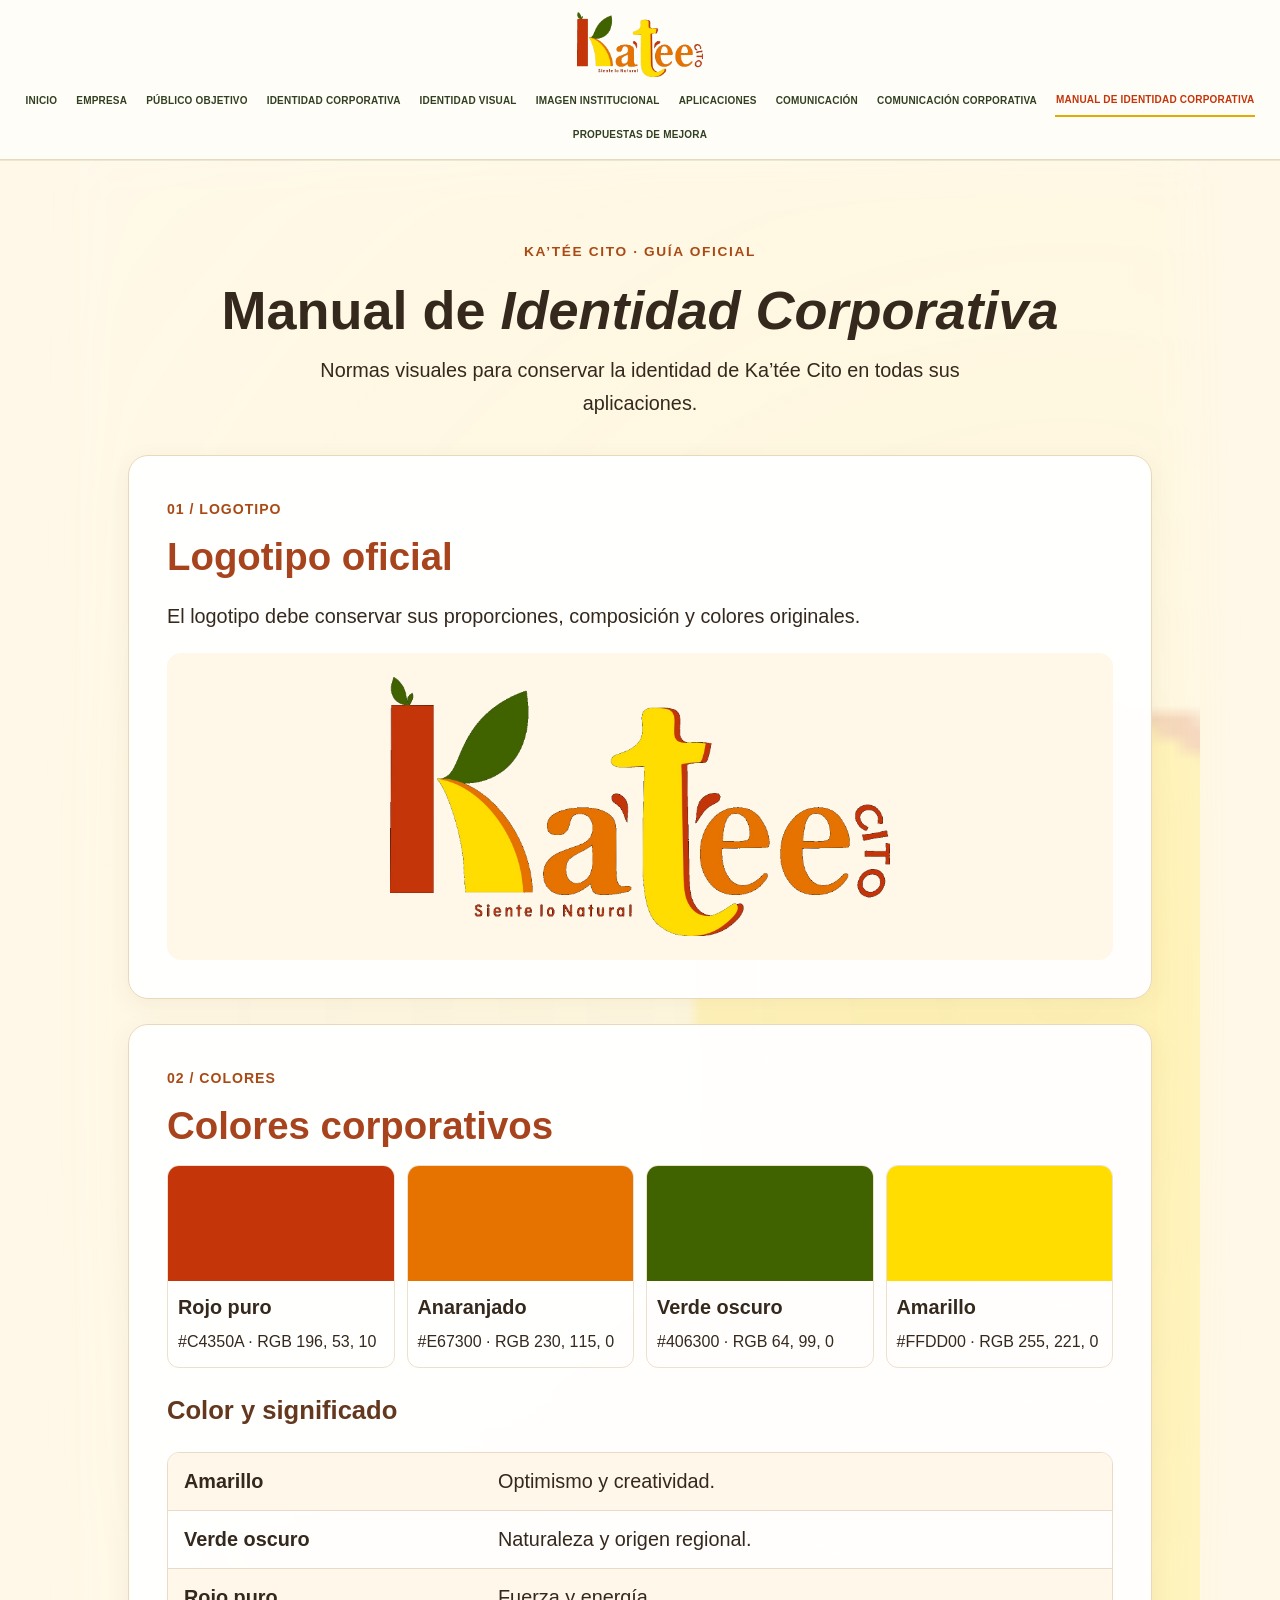
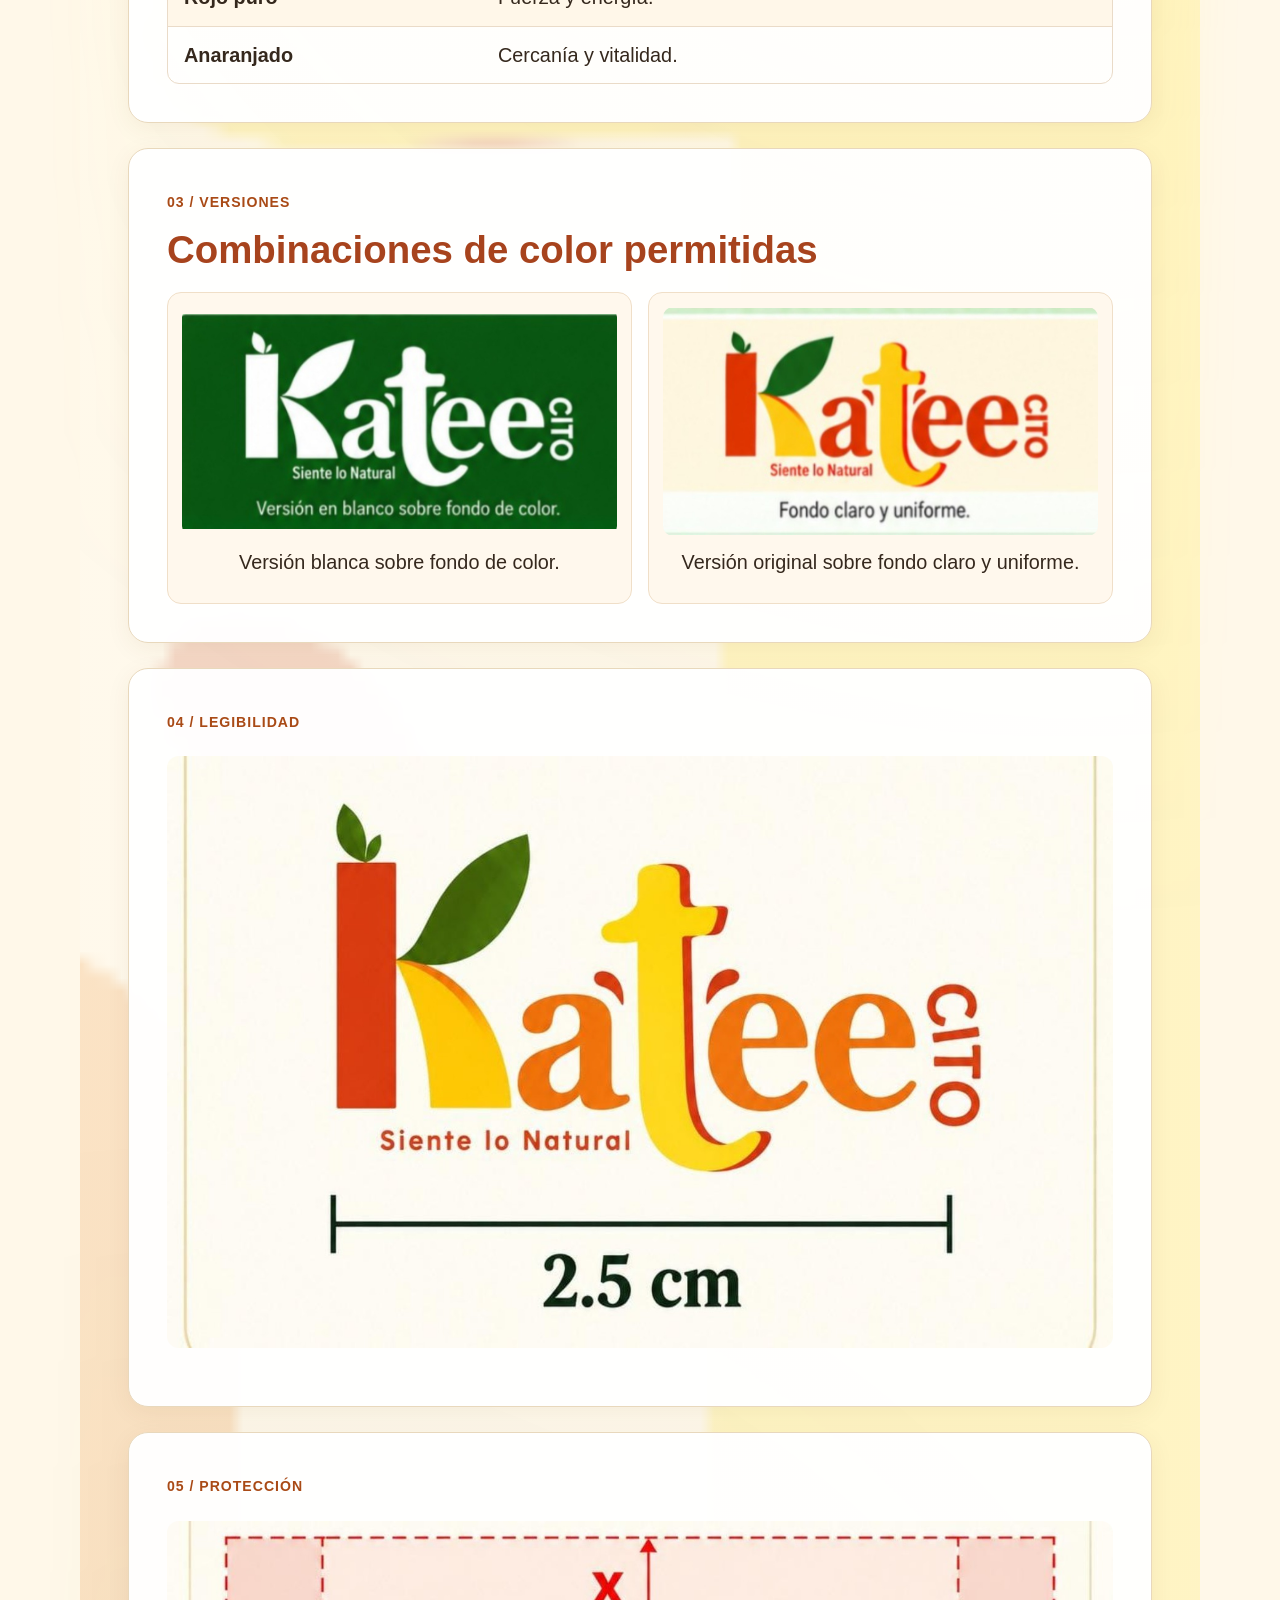
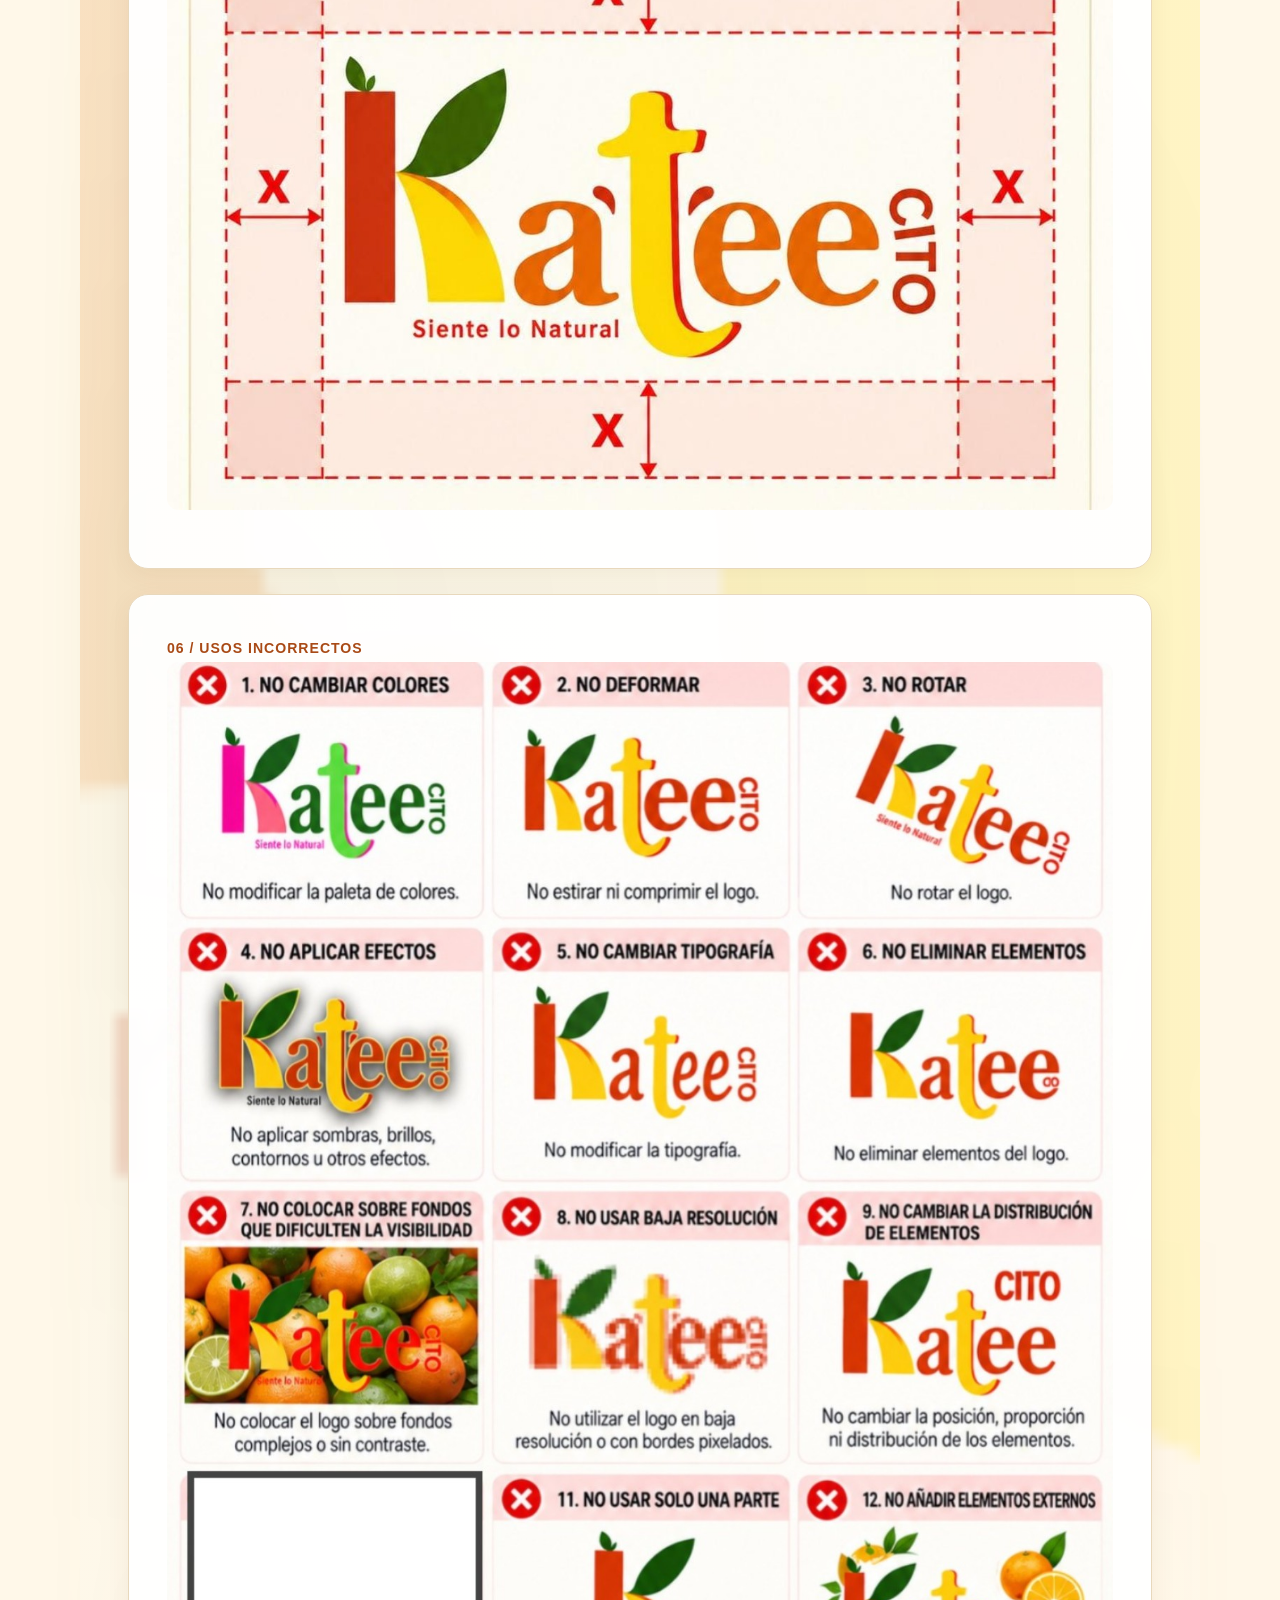
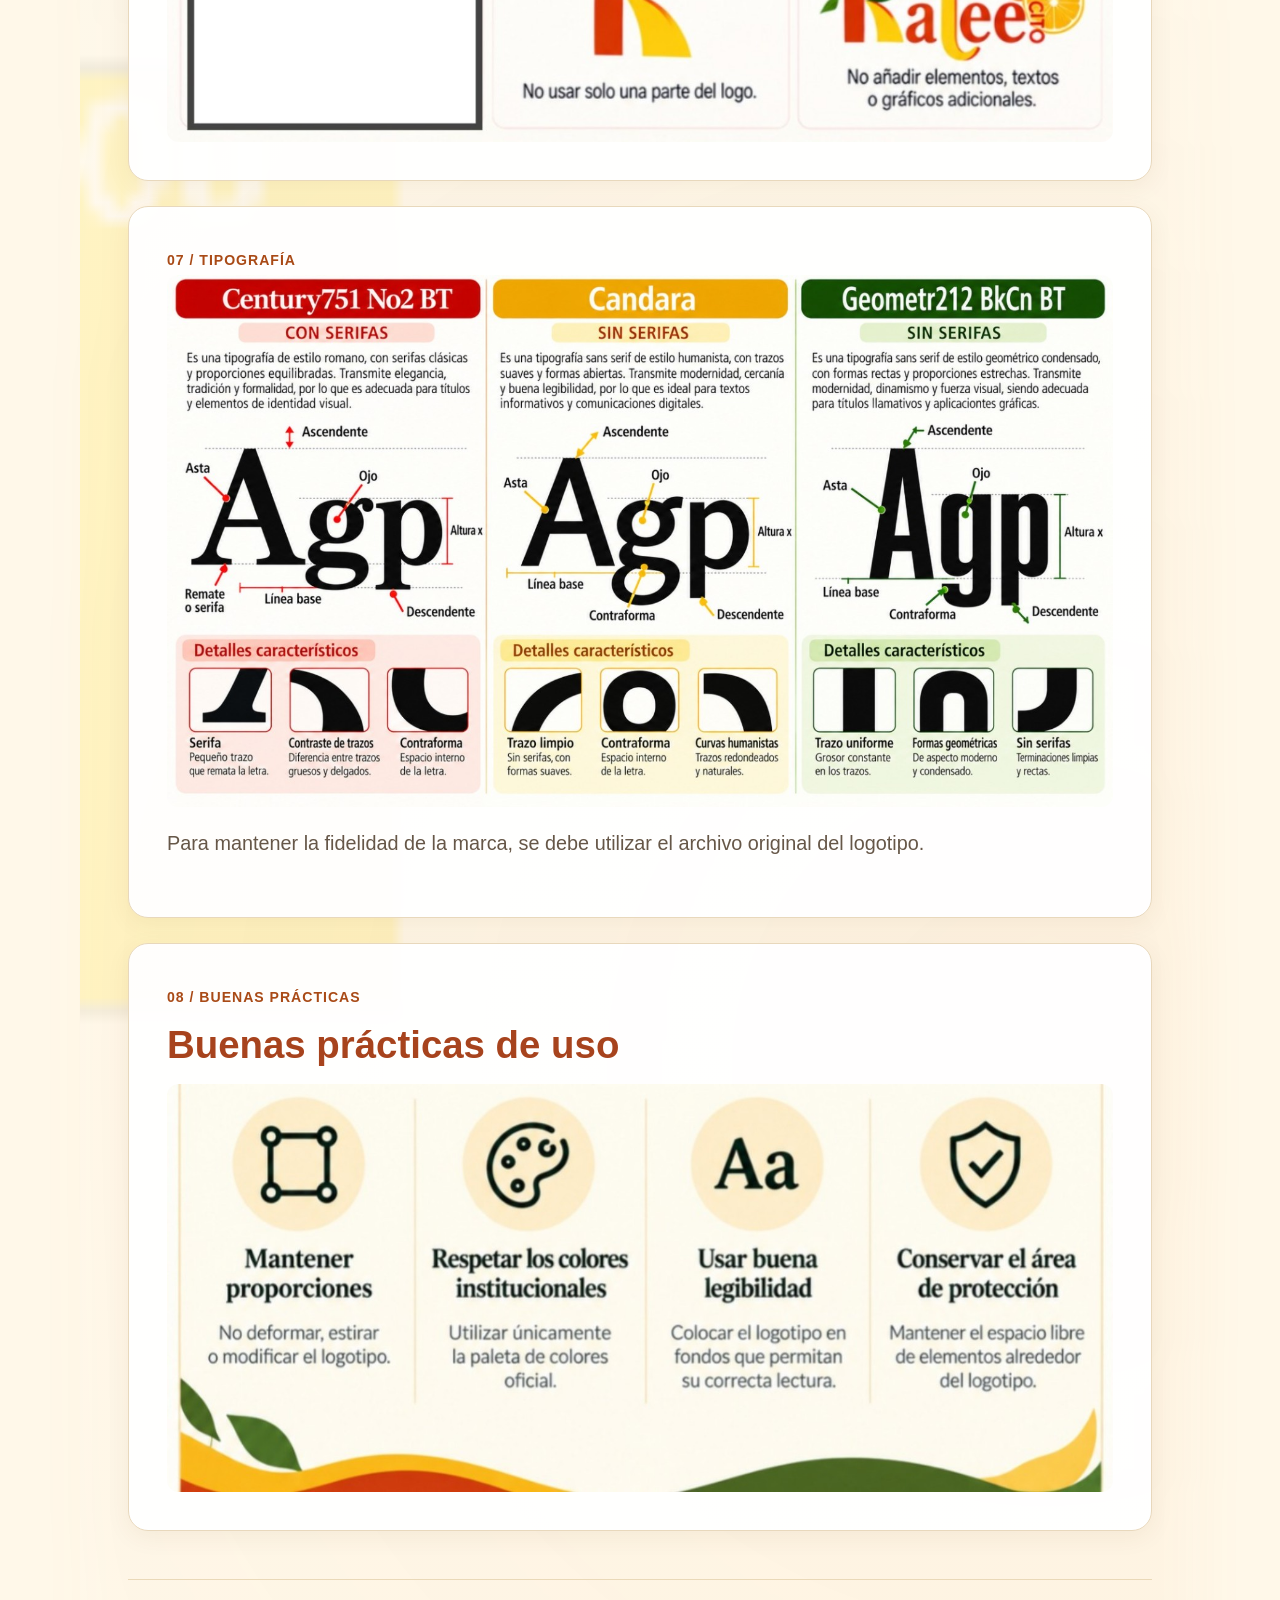
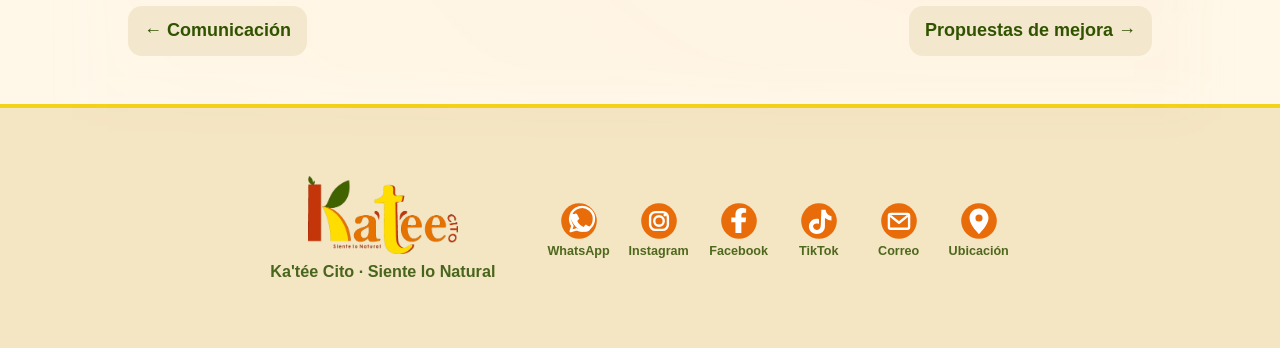
<file: manual-identidad.html>
<!DOCTYPE html>
<html lang="es"><head><meta charset="utf-8"/><meta content="width=device-width,initial-scale=1" name="viewport"/><meta content="#fff8e9" name="theme-color"/><title>Manual de Identidad Corporativa | Ka'tée Cito</title><link href="style.css" rel="stylesheet"/></head><body style="--fondo-pagina:url('img/galeria/identidad-logo-paleta.png')"><header class="site-header"><nav class="navbar"><a class="brand" href="index.html"><img alt="Logo Ka'tée Cito" src="img/logo-kateecito.png"/></a><div class="nav-links"><a href="index.html">Inicio</a><a href="empresa.html">Empresa</a><a href="publico.html">Público objetivo</a><a href="identidad-corporativa.html">Identidad corporativa</a><a href="identidad-visual.html">Identidad visual</a><a href="imagen-institucional.html">Imagen institucional</a><a href="aplicaciones.html">Aplicaciones</a><a href="comunicacion.html">Comunicación</a><a href="comunicacion-corporativa.html">Comunicación corporativa</a><a aria-current="page" class="active" href="manual-identidad.html">Manual de identidad corporativa</a><a href="propuestas-mejora.html">Propuestas de mejora</a></div></nav></header><main class="new-page manual-page">
<section class="manual-intro"><small>KA’TÉE CITO · GUÍA OFICIAL</small><h1>Manual de <em>Identidad Corporativa</em></h1><p>Normas visuales para conservar la identidad de Ka’tée Cito en todas sus aplicaciones.</p></section>
<section class="manual-section"><span class="manual-kicker">01 / LOGOTIPO</span><h2>Logotipo oficial</h2><p>El logotipo debe conservar sus proporciones, composición y colores originales.</p><div class="manual-logo"><img src="img/logo-kateecito.png" alt="Logotipo oficial de Ka'tée Cito"></div></section>
<section class="manual-section"><span class="manual-kicker">02 / COLORES</span><h2>Colores corporativos</h2><div class="manual-palette"><div><i style="background:#C4350A"></i><b>Rojo puro</b><small>#C4350A · RGB 196, 53, 10</small></div><div><i style="background:#E67300"></i><b>Anaranjado</b><small>#E67300 · RGB 230, 115, 0</small></div><div><i style="background:#406300"></i><b>Verde oscuro</b><small>#406300 · RGB 64, 99, 0</small></div><div><i style="background:#FFDD00"></i><b>Amarillo</b><small>#FFDD00 · RGB 255, 221, 0</small></div></div><h3>Color y significado</h3><div class="manual-table"><div><b>Amarillo</b><span>Optimismo y creatividad.</span></div><div><b>Verde oscuro</b><span>Naturaleza y origen regional.</span></div><div><b>Rojo puro</b><span>Fuerza y energía.</span></div><div><b>Anaranjado</b><span>Cercanía y vitalidad.</span></div></div></section>
<section class="manual-section"><span class="manual-kicker">03 / VERSIONES</span><h2>Combinaciones de color permitidas</h2><div class="manual-two"><figure><img src="img/manual-verde.jpg" alt="Logotipo blanco sobre fondo verde"><figcaption>Versión blanca sobre fondo de color.</figcaption></figure><figure><img src="img/manual-claro.jpg" alt="Logotipo original sobre fondo claro"><figcaption>Versión original sobre fondo claro y uniforme.</figcaption></figure></div></section>
<section class="manual-section"><span class="manual-kicker">04 / LEGIBILIDAD</span><img class="manual-wide manual-reference" src="[data-uri]" alt="Referencia visual de tamaño mínimo legible de 2.5 cm"></section>
<section class="manual-section"><span class="manual-kicker">05 / PROTECCIÓN</span><img class="manual-wide manual-reference" src="img/manual-area-seguridad.jpg" alt="Área de seguridad del logotipo con márgenes X"></section>
<section class="manual-section"><span class="manual-kicker">06 / USOS INCORRECTOS</span><img class="manual-wide" src="img/manual-incorrectos.jpg" alt="Doce ejemplos de usos incorrectos del logotipo"></section>
<section class="manual-section"><span class="manual-kicker">07 / TIPOGRAFÍA</span><img class="manual-wide" src="img/manual-tipografia-detallada.jpg" alt="Partes y características de las tres tipografías corporativas"><p class="manual-note">Para mantener la fidelidad de la marca, se debe utilizar el archivo original del logotipo.</p></section>
<section class="manual-section"><span class="manual-kicker">08 / BUENAS PRÁCTICAS</span><h2>Buenas prácticas de uso</h2><img class="manual-wide" src="img/manual-recomendaciones.jpg" alt="Mantener proporciones, respetar colores, asegurar legibilidad y conservar el área de protección"></section>
<div class="pager"><a href="comunicacion.html">← Comunicación</a><a href="propuestas-mejora.html">Propuestas de mejora →</a></div></main><footer class="brand-footer"><div class="brand-footer-inner"><div class="footer-brand"><img alt="Ka'tée Cito" src="img/logo-kateecito.png"/><strong>Ka'tée Cito · Siente lo Natural</strong></div><div aria-label="Canales de contacto" class="footer-contacts"><a aria-label="WhatsApp" href="#"><img alt="" src="img/social/whatsapp.svg"/><small>WhatsApp</small></a><a aria-label="Instagram" href="#"><img alt="" src="img/social/instagram.svg"/><small>Instagram</small></a><a aria-label="Facebook" href="#"><img alt="" src="img/social/facebook.svg"/><small>Facebook</small></a><a aria-label="TikTok" href="#"><img alt="" src="img/social/tiktok.svg"/><small>TikTok</small></a><a aria-label="Correo" href="#"><img alt="" src="img/social/mail.svg"/><small>Correo</small></a><a aria-label="Ubicación" href="#"><img alt="" src="img/social/location.svg"/><small>Ubicación</small></a></div></div></footer></body></html>
</file>
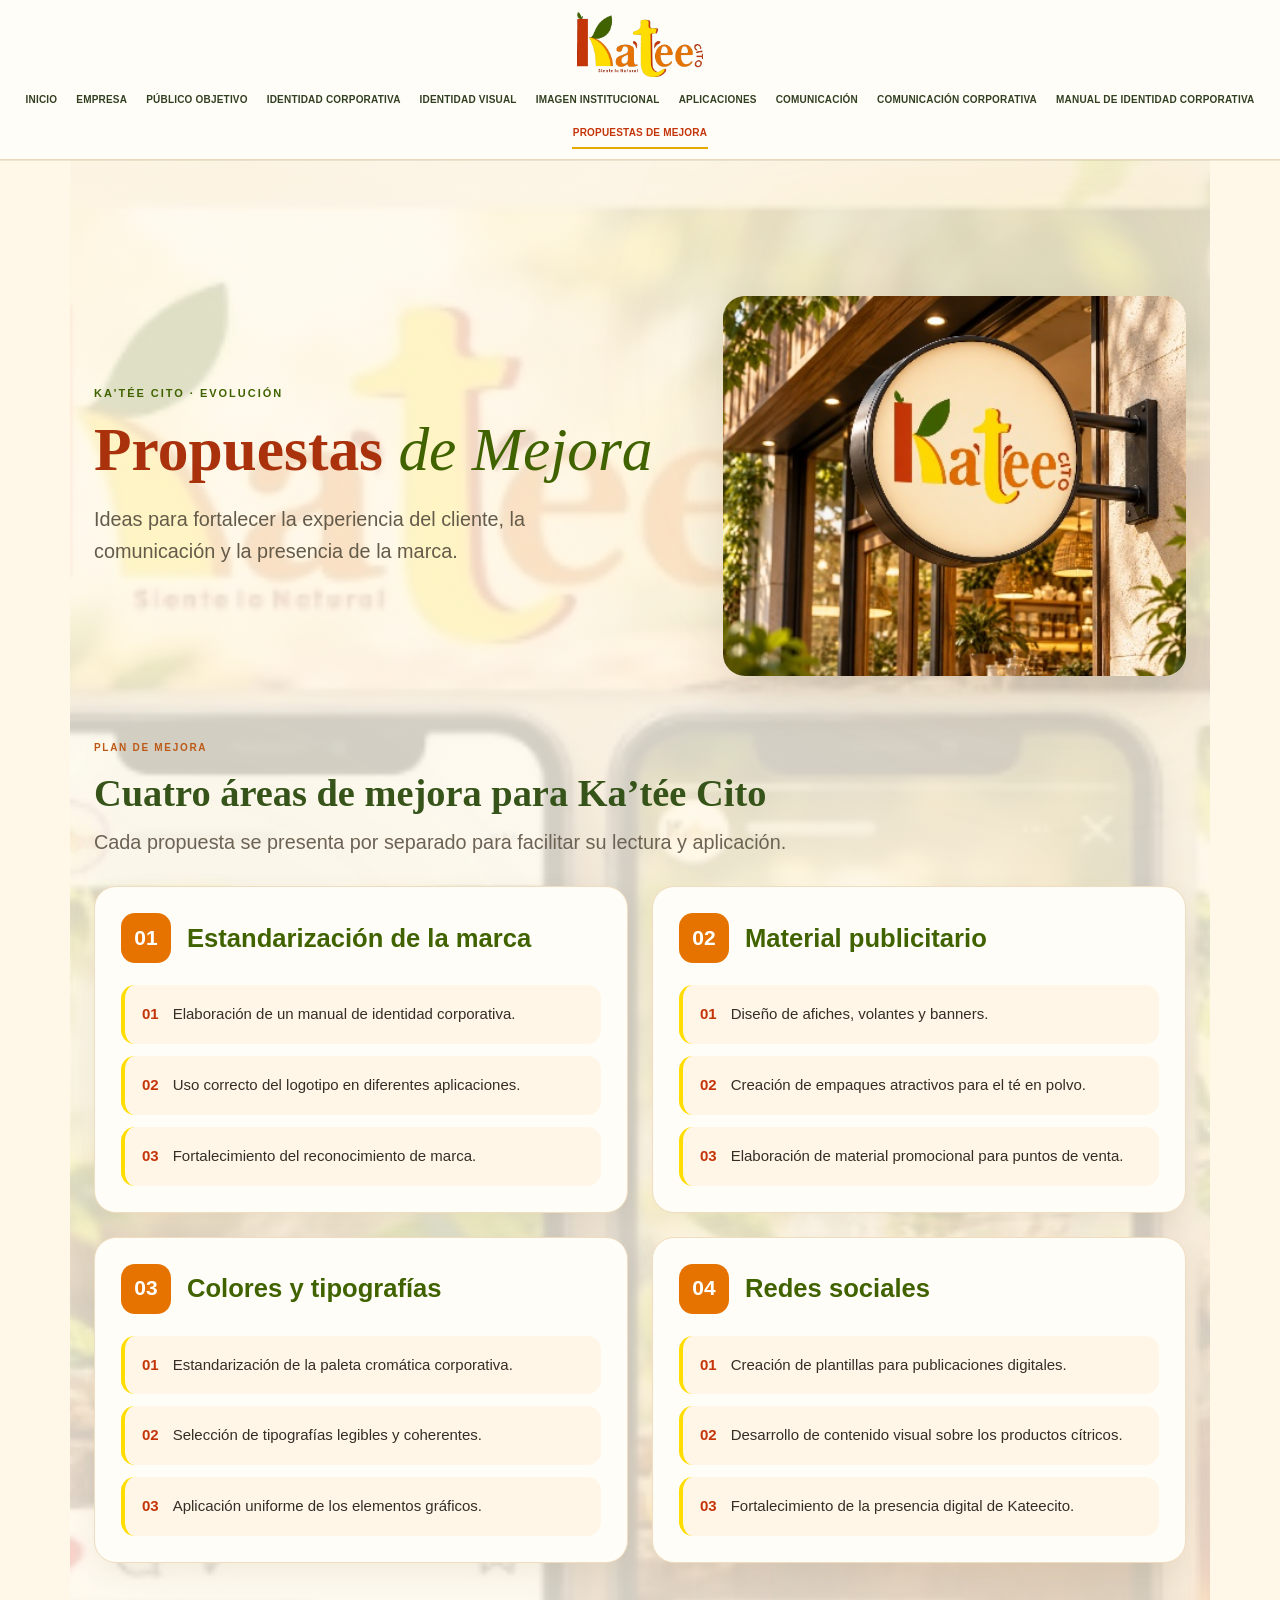
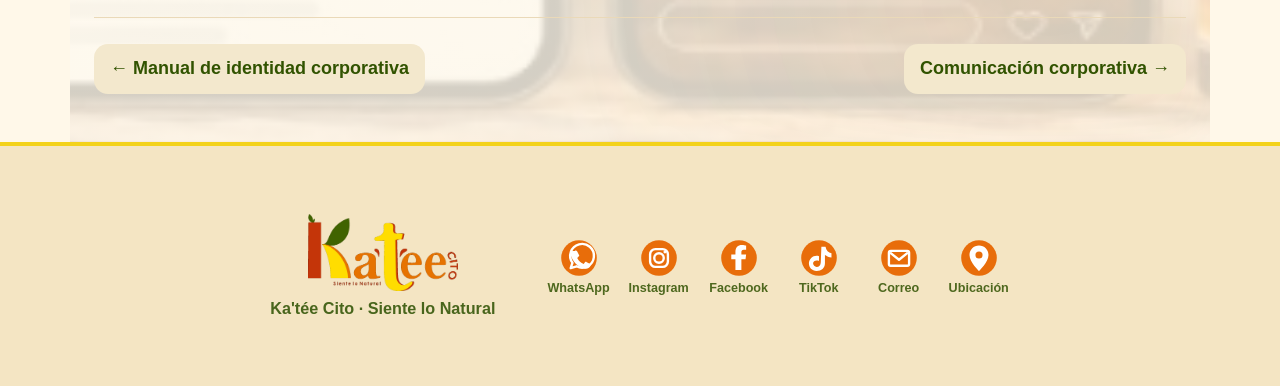
<file: propuestas-mejora.html>
<!DOCTYPE html>
<html lang="es"><head><meta charset="utf-8"/><meta content="width=device-width,initial-scale=1" name="viewport"/><meta content="#fff8e9" name="theme-color"/><title>Propuestas de Mejora | Ka'tée Cito</title><link href="style.css" rel="stylesheet"/></head><body style="--fondo-pagina:url('img/galeria/redes-general.jpg')"><header class="site-header"><nav class="navbar"><a class="brand" href="index.html"><img alt="Logo Ka'tée Cito" src="img/logo-kateecito.png"/></a><div class="nav-links"><a href="index.html">Inicio</a><a href="empresa.html">Empresa</a><a href="publico.html">Público objetivo</a><a href="identidad-corporativa.html">Identidad corporativa</a><a href="identidad-visual.html">Identidad visual</a><a href="imagen-institucional.html">Imagen institucional</a><a href="aplicaciones.html">Aplicaciones</a><a href="comunicacion.html">Comunicación</a><a href="comunicacion-corporativa.html">Comunicación corporativa</a><a href="manual-identidad.html">Manual de identidad corporativa</a><a aria-current="page" class="active" href="propuestas-mejora.html">Propuestas de mejora</a></div></nav></header><main class="new-page proposals-page"><section class="new-hero"><div><small>KA'TÉE CITO · EVOLUCIÓN</small><h1>Propuestas <em>de Mejora</em></h1><p>Ideas para fortalecer la experiencia del cliente, la comunicación y la presencia de la marca.</p></div><img alt="Presentación de la marca" src="img/galeria/letrero-1.jpg"/></section>
<section class="new-section proposal-details"><div class="proposals-section-intro"><small>PLAN DE MEJORA</small><h2>Cuatro áreas de mejora para Ka’tée Cito</h2><p>Cada propuesta se presenta por separado para facilitar su lectura y aplicación.</p></div><div class="proposal-groups"><article class="proposal-group"><div class="proposal-heading"><span>01</span><h3>Estandarización de la marca</h3></div><div class="proposal-points"><div class="proposal-point"><span>01</span><p>Elaboración de un manual de identidad corporativa.</p></div><div class="proposal-point"><span>02</span><p>Uso correcto del logotipo en diferentes aplicaciones.</p></div><div class="proposal-point"><span>03</span><p>Fortalecimiento del reconocimiento de marca.</p></div></div></article><article class="proposal-group"><div class="proposal-heading"><span>02</span><h3>Material publicitario</h3></div><div class="proposal-points"><div class="proposal-point"><span>01</span><p>Diseño de afiches, volantes y banners.</p></div><div class="proposal-point"><span>02</span><p>Creación de empaques atractivos para el té en polvo.</p></div><div class="proposal-point"><span>03</span><p>Elaboración de material promocional para puntos de venta.</p></div></div></article><article class="proposal-group"><div class="proposal-heading"><span>03</span><h3>Colores y tipografías</h3></div><div class="proposal-points"><div class="proposal-point"><span>01</span><p>Estandarización de la paleta cromática corporativa.</p></div><div class="proposal-point"><span>02</span><p>Selección de tipografías legibles y coherentes.</p></div><div class="proposal-point"><span>03</span><p>Aplicación uniforme de los elementos gráficos.</p></div></div></article><article class="proposal-group"><div class="proposal-heading"><span>04</span><h3>Redes sociales</h3></div><div class="proposal-points"><div class="proposal-point"><span>01</span><p>Creación de plantillas para publicaciones digitales.</p></div><div class="proposal-point"><span>02</span><p>Desarrollo de contenido visual sobre los productos cítricos.</p></div><div class="proposal-point"><span>03</span><p>Fortalecimiento de la presencia digital de Kateecito.</p></div></div></article></div></section><div class="pager"><a href="manual-identidad.html">← Manual de identidad corporativa</a><a href="comunicacion-corporativa.html">Comunicación corporativa →</a></div></main><footer class="brand-footer"><div class="brand-footer-inner"><div class="footer-brand"><img alt="Ka'tée Cito" src="img/logo-kateecito.png"/><strong>Ka'tée Cito · Siente lo Natural</strong></div><div aria-label="Canales de contacto" class="footer-contacts"><a aria-label="WhatsApp" href="#"><img alt="" src="img/social/whatsapp.svg"/><small>WhatsApp</small></a><a aria-label="Instagram" href="#"><img alt="" src="img/social/instagram.svg"/><small>Instagram</small></a><a aria-label="Facebook" href="#"><img alt="" src="img/social/facebook.svg"/><small>Facebook</small></a><a aria-label="TikTok" href="#"><img alt="" src="img/social/tiktok.svg"/><small>TikTok</small></a><a aria-label="Correo" href="#"><img alt="" src="img/social/mail.svg"/><small>Correo</small></a><a aria-label="Ubicación" href="#"><img alt="" src="img/social/location.svg"/><small>Ubicación</small></a></div></div></footer></body></html>
</file>
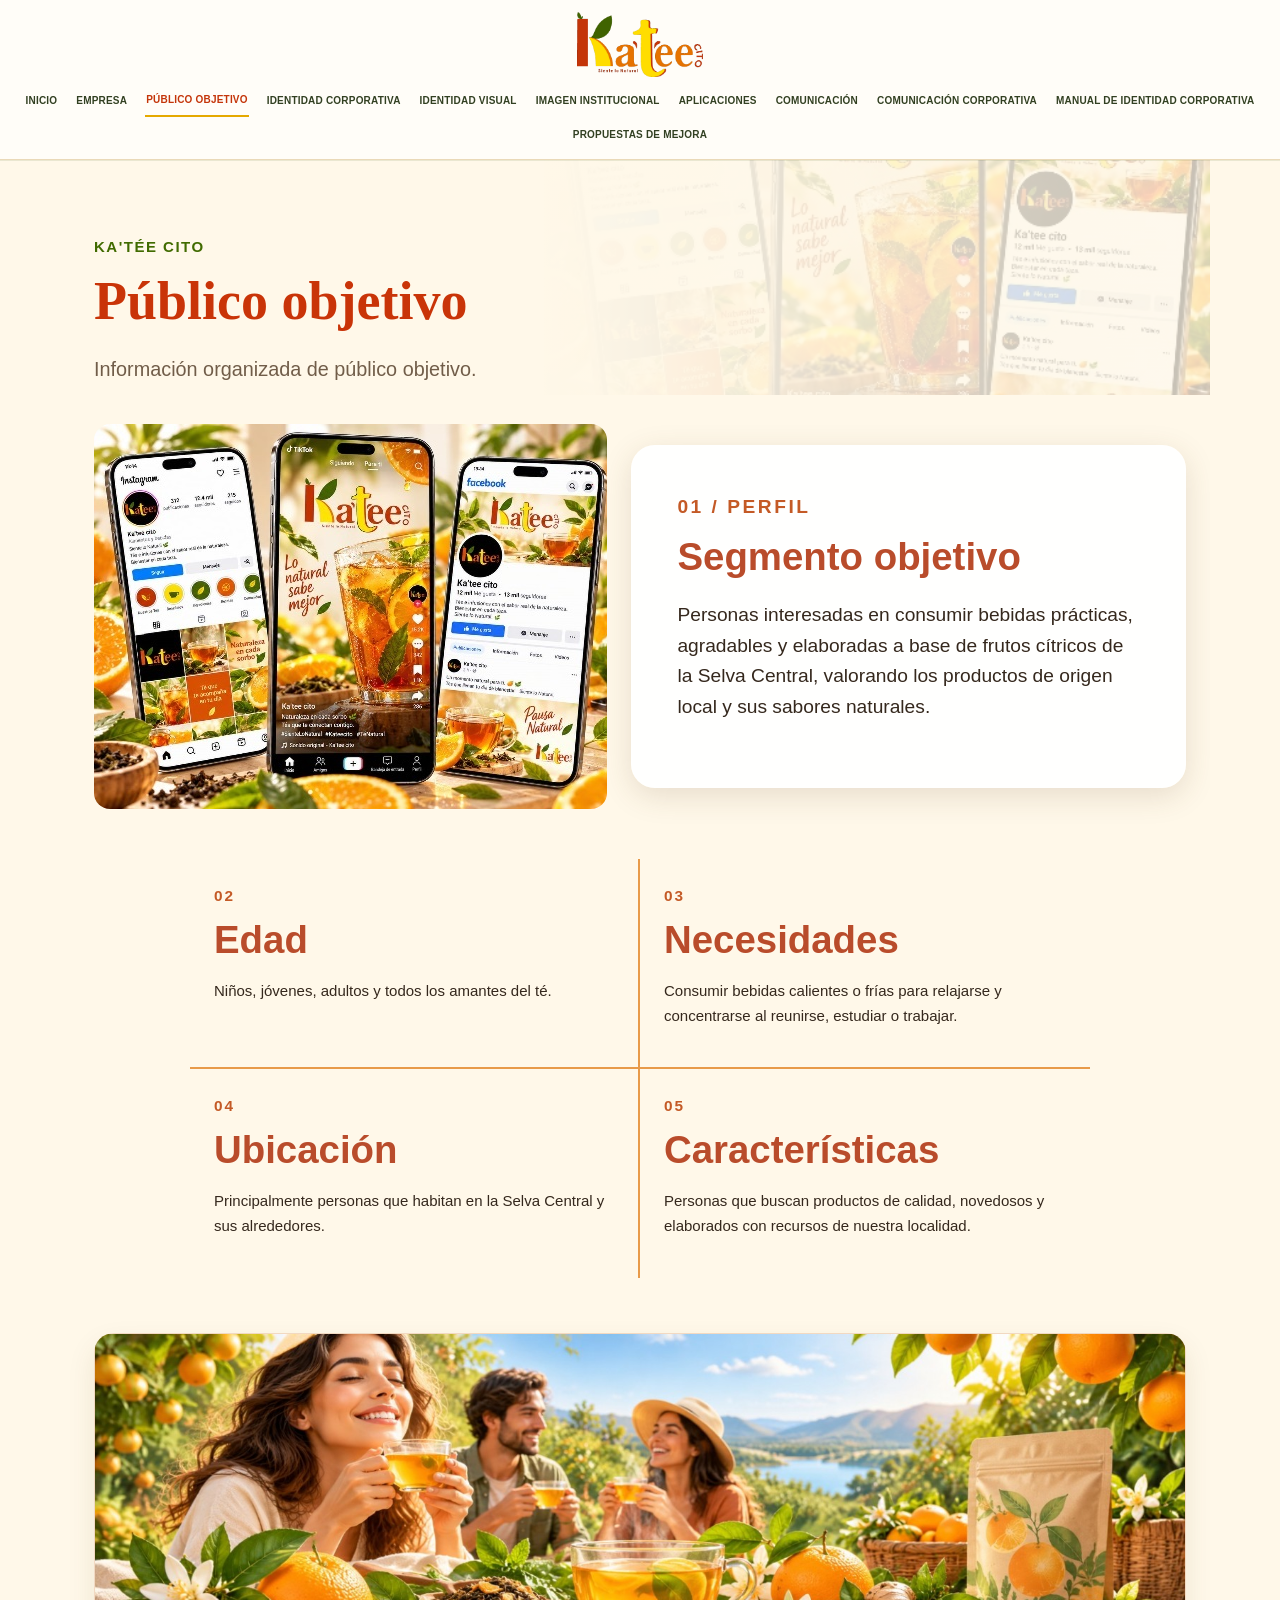
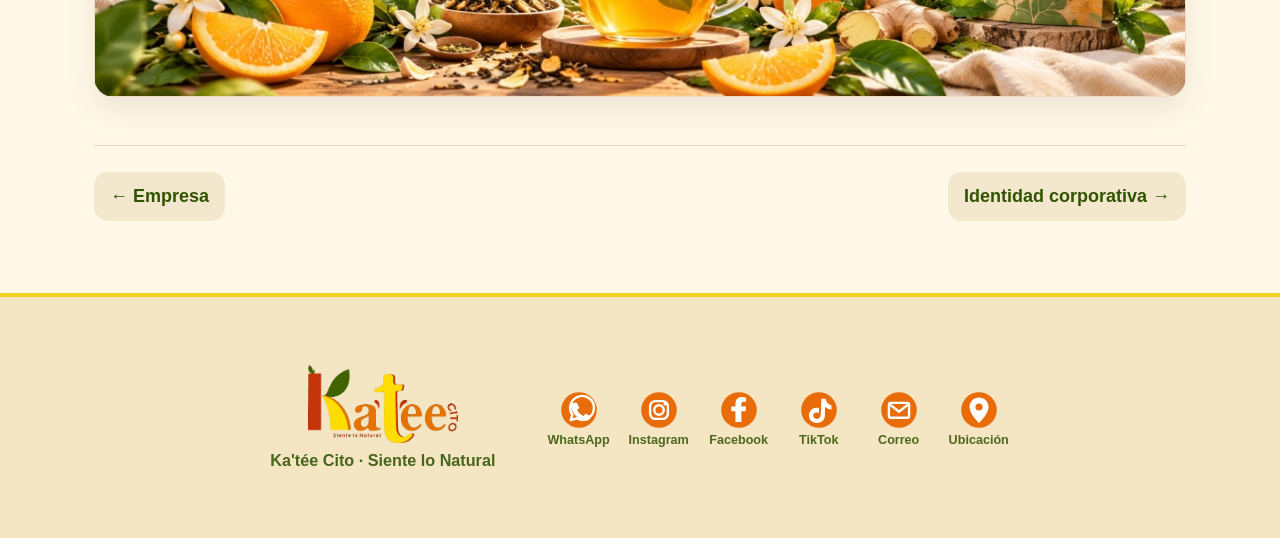
<file: publico.html>
<!DOCTYPE html>

<html lang="es"><head><meta charset="utf-8"/><meta content="width=device-width,initial-scale=1" name="viewport"/>
<meta content="#fff8e9" name="theme-color"/><title>Público objetivo | Ka'tée Cito</title><link href="style.css" rel="stylesheet"/></head>
<body class="publico-fondo"><header class="site-header"><nav class="navbar"><a class="brand" href="index.html"><img alt="Logo Ka'tée Cito" src="img/logo-kateecito.png"/></a><div class="nav-links"><a href="index.html">Inicio</a><a href="empresa.html">Empresa</a><a aria-current="page" class="active" href="publico.html">Público objetivo</a><a href="identidad-corporativa.html">Identidad corporativa</a><a href="identidad-visual.html">Identidad visual</a><a href="imagen-institucional.html">Imagen institucional</a><a href="aplicaciones.html">Aplicaciones</a><a href="comunicacion.html">Comunicación</a><a href="comunicacion-corporativa.html">Comunicación corporativa</a><a href="manual-identidad.html">Manual de identidad corporativa</a><a href="propuestas-mejora.html">Propuestas de mejora</a></div></nav></header>
<main><div aria-hidden="true" class="page-hero-art" style="--page-art:url('img/hero-final/publico.jpg')"></div><div class="page-head"><small>Ka'tée Cito</small>
<h1 class="page-title">Público objetivo</h1>
<p>Información organizada de público objetivo.</p></div><section class="audience-layout" aria-label="Información del público objetivo">
  <div class="audience-top">
    <div class="audience-photo"><img src="[data-uri]" alt="Productos naturales de Ka'tée Cito"></div>
    <article class="audience-segment"><span class="audience-kicker">01 / PERFIL</span><h2>Segmento objetivo</h2><p>Personas interesadas en consumir bebidas prácticas, agradables y elaboradas a base de frutos cítricos de la Selva Central, valorando los productos de origen local y sus sabores naturales.</p></article>
  </div>
  <div class="audience-four">
    <article><span>02</span><h2>Edad</h2><p>Niños, jóvenes, adultos y todos los amantes del té.</p></article>
    <article><span>03</span><h2>Necesidades</h2><p>Consumir bebidas calientes o frías para relajarse y concentrarse al reunirse, estudiar o trabajar.</p></article>
    <article><span>04</span><h2>Ubicación</h2><p>Principalmente personas que habitan en la Selva Central y sus alrededores.</p></article>
    <article><span>05</span><h2>Características</h2><p>Personas que buscan productos de calidad, novedosos y elaborados con recursos de nuestra localidad.</p></article>
  </div>
</section>

<div class="publico-imagen-final" role="img" aria-label="Personas disfrutando de té natural de cítricos"></div>

<div class="pager"><a href="empresa.html">← Empresa</a><a href="identidad-corporativa.html">Identidad corporativa →</a></div></main>
<footer class="brand-footer"><div class="brand-footer-inner"><div class="footer-brand"><img alt="Ka'tée Cito" src="img/logo-kateecito.png"/><strong>Ka'tée Cito · Siente lo Natural</strong></div><div aria-label="Canales de contacto" class="footer-contacts"><a aria-label="WhatsApp" href="#"><img alt="" src="img/social/whatsapp.svg"/><small>WhatsApp</small></a><a aria-label="Instagram" href="#"><img alt="" src="img/social/instagram.svg"/><small>Instagram</small></a><a aria-label="Facebook" href="#"><img alt="" src="img/social/facebook.svg"/><small>Facebook</small></a><a aria-label="TikTok" href="#"><img alt="" src="img/social/tiktok.svg"/><small>TikTok</small></a><a aria-label="Correo" href="#"><img alt="" src="img/social/mail.svg"/><small>Correo</small></a><a aria-label="Ubicación" href="#"><img alt="" src="img/social/location.svg"/><small>Ubicación</small></a></div></div></footer>
</body></html>
</file>
<file: style.css>
:root{--orange:#ed7900;--red:#c93408;--yellow:#ffda00;--green:#416b00;--green-dark:#315300;--cream:#fff8e9;--cream2:#f3e8cd;--white:#fffdf8;--text:#35281d;--muted:#715d49;--line:#ead9b8}
*{box-sizing:border-box}html{scroll-behavior:smooth}body{margin:0;font-family:Arial,Helvetica,sans-serif;background:var(--cream);color:var(--text);line-height:1.6}img{max-width:100%}
.site-header{position:sticky;top:0;z-index:50;background:rgba(255,248,233,.98);border-bottom:1px solid var(--line)}
.navbar{max-width:1240px;margin:auto;min-height:76px;padding:9px 24px;display:flex;align-items:center;gap:22px}.brand{display:flex;flex:0 0 auto}.brand img{width:116px;height:56px;object-fit:contain}
.nav-links{display:flex;align-items:center;gap:4px;margin-left:auto}.nav-links a{color:var(--green-dark);text-decoration:none;font-weight:700;font-size:12.5px;padding:10px 9px;border-radius:999px;white-space:nowrap}.nav-links a:hover,.nav-links a.active{background:var(--yellow);color:var(--red)}
.menu-toggle{display:none}.menu-btn{display:none;background:var(--yellow);color:var(--red);width:46px;height:46px;border-radius:13px;font-size:24px;font-weight:bold;cursor:pointer;align-items:center;justify-content:center}
.hero{background:radial-gradient(circle at 84% 20%,rgba(255,218,0,.35),transparent 27%),linear-gradient(135deg,#fffaf1,#ffefc6);padding:84px 24px}.hero-wrap{max-width:1140px;margin:auto;display:grid;grid-template-columns:1.2fr .8fr;gap:60px;align-items:center}.eyebrow{color:var(--green);font-weight:800;letter-spacing:2px;font-size:13px}.hero h1,.page-title{font-family:Georgia,serif;color:var(--red);line-height:1.04}.hero h1{font-size:clamp(45px,6vw,78px);margin:12px 0 18px}.hero p{font-size:18px;color:var(--muted);max-width:650px}.hero-logo{background:var(--white);padding:28px;border:2px solid var(--yellow);border-radius:30px;box-shadow:0 15px 45px rgba(86,55,18,.09)}
.primary{display:inline-block;margin-top:14px;padding:12px 20px;border-radius:999px;background:var(--green);color:white;text-decoration:none;font-weight:700}
main{max-width:1140px;margin:auto;padding:72px 24px}.page-head{max-width:800px;margin-bottom:38px}.page-head small{color:var(--green);font-weight:800;letter-spacing:1.5px;text-transform:uppercase}.page-title{font-size:clamp(38px,5vw,60px);margin:7px 0 10px}.page-head p{color:var(--muted)}
.grid{display:grid;grid-template-columns:repeat(3,minmax(0,1fr));gap:18px}.card{background:var(--white);padding:26px;border-radius:20px;border-top:4px solid var(--orange);box-shadow:0 9px 28px rgba(76,49,18,.07)}.card:nth-child(3n+2){border-top-color:var(--green)}.card:nth-child(3n){border-top-color:var(--yellow)}.card h2{font-size:18px;color:var(--red);margin:0 0 9px}.card p{color:var(--muted);margin:0}.card a{display:inline-block;margin-top:14px;color:var(--green);font-weight:700;text-decoration:none}
.palette{display:grid;grid-template-columns:repeat(4,1fr);gap:12px;margin-bottom:28px}.swatch{height:115px;border-radius:18px;padding:16px;display:flex;align-items:flex-end;font-weight:800}.orange{background:var(--orange);color:white}.yellow{background:var(--yellow);color:#712b0c}.green{background:var(--green);color:white}.red{background:var(--red);color:white}
.pager{display:flex;justify-content:space-between;gap:16px;margin-top:48px;padding-top:26px;border-top:1px solid var(--line)}.pager a{min-height:46px;display:flex;align-items:center;padding:10px 16px;border-radius:14px;background:var(--cream2);color:var(--green-dark);font-weight:700;text-decoration:none}
footer{padding:44px 20px;text-align:center;background:#eee1c3;border-top:5px solid var(--yellow);color:var(--green-dark);font-weight:700}footer img{width:145px;max-height:90px;object-fit:contain}
@media(max-width:1040px){.navbar{padding:9px 18px}.menu-btn{display:flex;margin-left:auto}.nav-links{display:none;position:absolute;top:76px;left:12px;right:12px;background:var(--white);border:1px solid var(--line);border-radius:18px;padding:10px;box-shadow:0 14px 35px rgba(61,42,19,.14);max-height:72vh;overflow:auto}.menu-toggle:checked~.nav-links{display:grid;grid-template-columns:1fr 1fr}.nav-links a{font-size:14px;padding:12px}.hero-wrap{grid-template-columns:1fr 380px;gap:35px}}
@media(max-width:760px){.hero{padding:55px 18px}.hero-wrap{grid-template-columns:1fr;gap:30px}.hero h1{font-size:45px}.hero-logo{max-width:480px}.grid{grid-template-columns:1fr}.palette{grid-template-columns:1fr 1fr}main{padding:52px 18px}.pager{flex-direction:column}.pager a{justify-content:center}.menu-toggle:checked~.nav-links{grid-template-columns:1fr}.page-title{font-size:40px}}
@media(min-width:1400px){.navbar{max-width:1360px}.hero-wrap,main{max-width:1240px}.grid{gap:22px}.card{padding:30px}}

/* Galerías del documento corporativo */
.visual-showcase,.media-section{margin-top:58px}
.showcase-head{max-width:760px;margin-bottom:22px}
.showcase-head span{color:var(--green);font-size:12px;font-weight:800;letter-spacing:1.5px;text-transform:uppercase}
.showcase-head h2{font-family:Georgia,serif;color:var(--red);font-size:clamp(28px,4vw,42px);margin:5px 0 7px}
.showcase-head p{color:var(--muted);margin:0}
.hero-figure{margin:0;background:var(--white);border-radius:24px;padding:18px;box-shadow:0 10px 30px rgba(76,49,18,.08);border:1px solid var(--line)}
.hero-figure img{display:block;width:100%;max-height:520px;object-fit:contain;border-radius:16px}
.hero-figure figcaption{padding:12px 4px 2px;color:var(--muted);font-size:14px}
.media-group{margin-top:34px}.media-group h3{color:var(--green-dark);font-size:20px;margin:0 0 13px}
.photo-grid{display:grid;gap:12px}.photo-grid.three{grid-template-columns:repeat(3,minmax(0,1fr))}.photo-grid.social{grid-template-columns:repeat(3,minmax(0,1fr))}.photo-grid.posters{grid-template-columns:repeat(3,minmax(0,1fr))}
.photo-grid img{width:100%;height:230px;object-fit:cover;background:var(--white);border-radius:17px;border:1px solid var(--line);box-shadow:0 7px 22px rgba(76,49,18,.07)}
.photo-grid.social img{height:280px;object-fit:contain;padding:8px;background:#fff}.photo-grid.posters img{height:260px}
.communication-grid{display:grid;grid-template-columns:repeat(2,minmax(0,1fr));gap:18px}
.media-card{min-width:0;background:var(--white);border:1px solid var(--line);border-radius:22px;padding:18px;box-shadow:0 8px 25px rgba(76,49,18,.07)}
.media-card small{color:var(--orange);font-weight:800;text-transform:uppercase;letter-spacing:1px}.media-card h3{color:var(--green-dark);margin:3px 0 14px}
.media-card>img,.double-img img{display:block;width:100%;height:350px;object-fit:contain;border-radius:14px;background:#fff}
.double-img{display:grid;grid-template-columns:1fr 1fr;gap:10px}.double-img img{height:300px}.media-card.wide{grid-column:1/-1}.media-card.wide>img{height:420px}
@media(max-width:760px){
 .photo-grid.three,.photo-grid.social,.photo-grid.posters{grid-template-columns:1fr 1fr}
 .photo-grid img{height:180px}.photo-grid.social img{height:230px}.photo-grid.posters img{height:210px}
 .communication-grid{grid-template-columns:1fr}.media-card.wide{grid-column:auto}.media-card>img{height:300px}.double-img img{height:240px}.media-card.wide>img{height:300px}
}
@media(max-width:430px){
 .photo-grid.three,.photo-grid.social,.photo-grid.posters{grid-template-columns:1fr}
 .photo-grid img,.photo-grid.social img,.photo-grid.posters img{height:auto;max-height:360px;object-fit:contain;background:#fff}
 .double-img{grid-template-columns:1fr}.double-img img{height:auto;max-height:360px}
}

/* ===== Rediseño final: 7 pestañas + video hero ===== */
.site-header{position:sticky;top:0;background:rgba(255,253,248,.97);box-shadow:0 1px 0 rgba(49,83,0,.10)}
.navbar{max-width:1320px;min-height:82px}
.brand img{width:125px;height:60px}
.nav-links a{font-size:12px;text-transform:uppercase;letter-spacing:.35px;padding:10px 11px}
.video-hero{position:relative;height:min(76vh,720px);min-height:510px;overflow:hidden;background:#203000}
.hero-video{position:absolute;inset:0;width:100%;height:100%;object-fit:cover}
.video-shade{position:absolute;inset:0;background:linear-gradient(90deg,rgba(18,26,7,.72) 0%,rgba(18,26,7,.45) 42%,rgba(18,26,7,.10) 72%,rgba(18,26,7,.02) 100%)}
.video-content{position:relative;z-index:2;height:100%;max-width:1240px;margin:auto;padding:50px 28px;display:flex;align-items:center}
.video-copy{max-width:680px;color:white}
.eyebrow.light{color:#ffdf32}
.video-copy h1{font-family:Georgia,serif;font-size:clamp(48px,6vw,82px);line-height:1.01;margin:13px 0 18px;color:white;text-shadow:0 3px 18px rgba(0,0,0,.22)}
.video-copy p{max-width:570px;font-size:18px;color:rgba(255,255,255,.92);margin-bottom:28px}
.hero-outline{display:inline-flex;padding:14px 24px;border:2px solid white;color:white;text-decoration:none;font-size:12px;font-weight:800;letter-spacing:1px;transition:.2s}
.hero-outline:hover{background:white;color:var(--green-dark)}
.home-main{max-width:1240px;padding-top:70px}
.home-intro{display:grid;grid-template-columns:1fr 1fr;gap:50px;align-items:end;margin-bottom:36px}
.home-intro small{color:var(--green);font-weight:800;letter-spacing:1.5px}
.home-intro h2{font-family:Georgia,serif;font-size:clamp(36px,5vw,58px);color:var(--red);margin:4px 0 0}
.home-intro p{color:var(--muted);max-width:520px;margin:0}
.category-list{display:grid;grid-template-columns:repeat(3,1fr);border-top:1px solid var(--line);border-left:1px solid var(--line)}
.home-category{min-height:150px;padding:24px;background:var(--white);border-right:1px solid var(--line);border-bottom:1px solid var(--line);display:grid;grid-template-columns:auto 1fr auto;gap:16px;align-items:center;text-decoration:none;color:var(--text);transition:.2s}
.home-category>span{color:var(--orange);font-weight:800;font-size:12px}
.home-category h2{font-family:Georgia,serif;color:var(--green-dark);font-size:21px;margin:0 0 4px}
.home-category p{color:var(--muted);font-size:13px;margin:0}.home-category b{font-size:24px;color:var(--red)}
.home-category:hover{background:#fff2cc;transform:translateY(-2px)}
@media(max-width:1040px){
 .nav-links a{text-transform:none;letter-spacing:0}
 .video-hero{height:68vh;min-height:500px}
 .category-list{grid-template-columns:repeat(2,1fr)}
}
@media(max-width:760px){
 .site-header{position:sticky}
 .video-hero{height:70vh;min-height:520px}
 .hero-video{object-position:center}
 .video-shade{background:linear-gradient(90deg,rgba(18,26,7,.68),rgba(18,26,7,.32))}
 .video-content{padding:36px 20px;align-items:flex-end;padding-bottom:60px}
 .video-copy h1{font-size:43px}.video-copy p{font-size:16px}
 .home-intro{grid-template-columns:1fr;gap:15px}
 .category-list{grid-template-columns:1fr}
 .home-category{min-height:120px}
}

/* ===== HOME FINAL BASADO EN LA REFERENCIA APROBADA ===== */
.top-strip{height:34px;background:#174b22;color:#fff;font-size:12px;display:flex;align-items:center}
.top-strip>div{width:min(1320px,calc(100% - 40px));margin:auto;display:flex;gap:18px}
.top-strip b{font-weight:400;opacity:.88;border-left:1px solid rgba(255,255,255,.45);padding-left:18px}
.site-header{position:sticky;top:0;z-index:100;background:#fffdf8}
.navbar{max-width:1340px;min-height:84px;padding:10px 28px}
.brand img{width:150px;height:62px;object-fit:contain}
.nav-links{gap:8px}.nav-links a{font-size:12px;text-transform:uppercase;letter-spacing:.25px;padding:11px 10px;color:#263124;border-radius:0}
.nav-links a.active{background:transparent;color:#d75a0b;border-bottom:2px solid #f0a000}
.ref-hero{position:relative;height:calc(100vh - 118px);min-height:570px;max-height:790px;overflow:hidden;background:#253b1b}
.ref-hero video{position:absolute;inset:0;width:100%;height:100%;object-fit:cover;object-position:center center;transform:translateZ(0)}
.ref-overlay{position:absolute;inset:0;background:linear-gradient(90deg,rgba(15,27,10,.72) 0%,rgba(15,27,10,.48) 38%,rgba(15,27,10,.12) 72%,rgba(15,27,10,.04) 100%)}
.ref-copy{position:relative;z-index:2;width:min(1320px,calc(100% - 80px));margin:auto;height:100%;display:flex;flex-direction:column;justify-content:center;align-items:flex-start;color:white}
.ref-copy small{font-weight:800;letter-spacing:5px;color:#ffcf21;font-size:11px}
.ref-copy h1{font-family:Georgia,serif;font-size:clamp(48px,6vw,86px);line-height:.98;margin:16px 0 22px;color:#fff;max-width:760px;text-shadow:0 3px 18px rgba(0,0,0,.25)}
.ref-copy h1 em{font-style:normal;color:#ffb515}.ref-copy p{max-width:600px;font-size:18px;margin:0 0 28px;color:#fff}
.ref-actions{display:flex;gap:12px}.ref-actions a{padding:15px 24px;text-decoration:none;font-weight:800;font-size:12px;letter-spacing:.5px}
.ref-primary{background:#ffb515;color:#18371a}.ref-secondary{border:2px solid #fff;color:#fff;background:rgba(0,0,0,.12)}
.scroll-cue{position:absolute;z-index:3;right:35px;bottom:26px;color:#fff;text-decoration:none;font-size:10px;font-weight:800;letter-spacing:2px}
.ref-main{max-width:1340px;padding:50px 28px 70px}
.ref-intro{display:grid;grid-template-columns:1.2fr .8fr;align-items:end;gap:45px;margin-bottom:28px}
.ref-intro small{color:#365c23;font-weight:800;letter-spacing:4px;font-size:10px}
.ref-intro h2{font-family:Georgia,serif;font-size:46px;margin:5px 0;color:#173f20}.ref-intro h2 strong{color:#d74910}
.ref-intro p{color:#625d54;margin:0 0 8px;max-width:430px}
.ref-grid{display:grid;grid-template-columns:repeat(6,1fr);gap:10px}
.ref-card{min-width:0;background:#fffdf8;border:1px solid #eadfc9;border-radius:8px;padding:24px 18px;text-decoration:none;color:#25231e;display:flex;gap:14px;min-height:170px;transition:.2s}
.ref-card:hover{transform:translateY(-4px);box-shadow:0 12px 25px rgba(67,52,27,.10)}
.ref-icon{font-size:31px;color:#df4b0c;line-height:1}.ref-card:nth-child(even) .ref-icon{color:#32601e}
.ref-card h3{font-family:Georgia,serif;color:#24261f;font-size:18px;line-height:1.05;margin:2px 0 12px}.ref-card p{font-size:13px;line-height:1.35;color:#69635a;margin:0 0 12px}.ref-card span{display:inline-flex;width:34px;height:34px;border-radius:50%;background:#e44d0b;color:#fff;align-items:center;justify-content:center;font-weight:800}
@media(max-width:1100px){.ref-grid{grid-template-columns:repeat(3,1fr)}}
@media(max-width:760px){
 .top-strip{display:none}.navbar{min-height:64px;padding:5px 16px}.brand img{width:115px;height:50px}
 .ref-hero{height:calc(100svh - 64px);min-height:600px;max-height:none}
 .ref-hero video{object-position:52% center}
 .ref-overlay{background:linear-gradient(0deg,rgba(17,29,10,.72) 0%,rgba(17,29,10,.22) 65%,rgba(17,29,10,.05) 100%)}
 .ref-copy{width:calc(100% - 36px);justify-content:flex-end;padding-bottom:70px}
 .ref-copy small{letter-spacing:2.5px;font-size:9px}.ref-copy h1{font-size:43px;line-height:1.02;margin:12px 0 15px}.ref-copy p{font-size:14px;max-width:92%}
 .ref-actions{flex-direction:column;align-items:flex-start}.ref-actions a{padding:12px 17px}.scroll-cue{display:none}
 .ref-main{padding:42px 17px 55px}.ref-intro{grid-template-columns:1fr;gap:8px}.ref-intro h2{font-size:38px}.ref-grid{grid-template-columns:1fr 1fr}
 .ref-card{min-height:150px;padding:18px 13px;display:block}.ref-icon{margin-bottom:10px}.ref-card h3{font-size:16px}
}
@media(max-width:430px){.ref-grid{grid-template-columns:1fr}.ref-card{min-height:auto;display:flex}}

/* ===== NAVEGACION FINAL MOVIL: SIN MENU HAMBURGUESA ===== */
.menu-toggle,.menu-btn{display:none!important}
@media(max-width:1040px){
 .site-header{position:sticky;top:0;z-index:100;background:#fffdf8;overflow:hidden}
 .navbar{display:grid;grid-template-columns:1fr;gap:0;min-height:auto;padding:0;max-width:none;width:100%}
 .brand{display:flex;justify-content:center;padding:7px 16px 4px}
 .brand img{width:118px;height:48px;object-fit:contain}
 .nav-links{display:flex!important;position:static!important;left:auto!important;right:auto!important;top:auto!important;width:100%;margin:0!important;padding:0 12px 7px!important;gap:22px!important;background:#fffdf8!important;border:0!important;border-radius:0!important;box-shadow:none!important;overflow-x:auto!important;overflow-y:hidden!important;max-height:none!important;grid-template-columns:none!important;scrollbar-width:none;-webkit-overflow-scrolling:touch;white-space:nowrap}
 .nav-links::-webkit-scrollbar{display:none}
 .nav-links a{flex:0 0 auto!important;font-size:10px!important;text-transform:uppercase!important;letter-spacing:.35px!important;padding:8px 0 7px!important;border-radius:0!important;color:#273123!important;background:transparent!important}
 .nav-links a.active{color:#d74910!important;border-bottom:2px solid #f0a000!important}
}
@media(max-width:760px){
 .top-strip{height:25px;display:flex!important;font-size:8px;overflow:hidden}
 .top-strip>div{width:100%;padding:0 12px;gap:9px;white-space:nowrap}
 .top-strip b{padding-left:9px;overflow:hidden;text-overflow:ellipsis}
 .site-header{top:0}
 .navbar{padding:0!important}
 .brand{padding:5px 14px 2px;justify-content:flex-start}
 .brand img{width:102px;height:43px}
 .nav-links{padding:0 14px 7px!important;gap:20px!important}
 .nav-links a{font-size:9px!important;padding:7px 0 6px!important}
 .ref-hero{height:calc(100svh - 108px);min-height:570px}
}

/* ===== AJUSTE FINAL: LOGO Y 7 PESTAÑAS CENTRADAS EN CELULAR ===== */
@media(max-width:760px){
  .navbar{display:flex!important;flex-direction:column!important;align-items:center!important;justify-content:center!important;width:100%!important;padding:5px 8px 7px!important}
  .brand{width:100%!important;display:flex!important;justify-content:center!important;align-items:center!important;padding:2px 0 3px!important}
  .brand img{width:105px!important;height:42px!important;object-fit:contain!important}
  .nav-links{width:100%!important;display:flex!important;justify-content:center!important;align-items:center!important;gap:12px!important;margin:0 auto!important;padding:2px 4px 3px!important;overflow:visible!important;white-space:nowrap!important}
  .nav-links a{flex:0 1 auto!important;font-size:7.6px!important;line-height:1!important;letter-spacing:0!important;padding:7px 0 6px!important;text-align:center!important}
}
@media(max-width:430px){
  .navbar{padding:4px 4px 6px!important}
  .brand{justify-content:center!important;padding:1px 0 2px!important}
  .brand img{width:98px!important;height:39px!important}
  .nav-links{justify-content:center!important;gap:8px!important;padding:1px 2px 3px!important}
  .nav-links a{font-size:6.7px!important;padding:6px 0 5px!important}
}

/* === FIX FINAL NAVEGACION RESPONSIVE === */
.menu-toggle,.menu-btn{display:none!important}
.site-header .navbar{box-sizing:border-box!important;margin:0 auto!important}
.site-header .brand{margin:0 auto!important;justify-content:center!important}
.site-header .nav-links{box-sizing:border-box!important}

/* Laptop / PC: logo centrado y 7 secciones centradas */
@media (min-width:761px){
  .site-header .navbar{display:flex!important;flex-direction:column!important;align-items:center!important;justify-content:center!important;max-width:1380px!important;width:100%!important;padding:7px 24px 10px!important;gap:2px!important}
  .site-header .brand{display:flex!important;width:100%!important;align-items:center!important;justify-content:center!important}
  .site-header .brand img{width:150px!important;height:58px!important;object-fit:contain!important}
  .site-header .nav-links{position:static!important;display:flex!important;align-items:center!important;justify-content:center!important;flex-wrap:nowrap!important;width:100%!important;margin:0 auto!important;padding:0!important;gap:clamp(14px,2.2vw,38px)!important;overflow:visible!important;background:transparent!important;border:0!important;box-shadow:none!important;white-space:nowrap!important}
  .site-header .nav-links a{flex:0 0 auto!important;font-size:clamp(10px,.82vw,13px)!important;line-height:1.2!important;letter-spacing:.1px!important;padding:9px 0 7px!important;text-align:center!important}
}

/* Teléfono: TODAS las 7 secciones visibles, centradas y en varias filas */
@media (max-width:760px){
  .site-header{position:relative!important;top:auto!important}
  .site-header .navbar{display:flex!important;flex-direction:column!important;align-items:center!important;justify-content:center!important;width:100%!important;max-width:none!important;min-height:auto!important;padding:7px 10px 10px!important;gap:4px!important}
  .site-header .brand{display:flex!important;width:100%!important;justify-content:center!important;margin:0 auto!important}
  .site-header .brand img{width:122px!important;height:52px!important;object-fit:contain!important}
  .site-header .nav-links{position:static!important;display:flex!important;flex-wrap:wrap!important;justify-content:center!important;align-items:center!important;width:100%!important;margin:0 auto!important;padding:2px 4px 0!important;gap:3px 15px!important;overflow:visible!important;white-space:normal!important;max-height:none!important;background:transparent!important;border:0!important;border-radius:0!important;box-shadow:none!important}
  .site-header .nav-links a{flex:0 0 auto!important;font-size:10px!important;line-height:1.25!important;letter-spacing:0!important;padding:7px 0 6px!important;text-align:center!important;white-space:nowrap!important;background:transparent!important;border-radius:0!important}
  .site-header .nav-links a.active{color:#d74910!important;border-bottom:2px solid #e2a21a!important}
}

@media (max-width:390px){
  .site-header .navbar{padding-left:6px!important;padding-right:6px!important}
  .site-header .nav-links{gap:2px 10px!important}
  .site-header .nav-links a{font-size:9px!important}
}

/* ===== Refuerzo visual para páginas con espacio libre ===== */
.brand-fill{margin-top:52px;padding:32px;border:1px solid var(--line);border-radius:26px;background:linear-gradient(135deg,#fffdf7 0%,#fff5dc 100%);position:relative;overflow:hidden}
.brand-fill:after{content:"";position:absolute;width:180px;height:180px;border-radius:50%;right:-75px;top:-75px;background:rgba(255,211,0,.13);pointer-events:none}
.brand-fill-head{display:grid;grid-template-columns:1.1fr .9fr;column-gap:42px;align-items:end;margin-bottom:24px;position:relative;z-index:1}
.brand-fill-head span{grid-column:1/-1;color:var(--green);font-size:10px;font-weight:800;letter-spacing:3px;margin-bottom:5px}
.brand-fill-head h2{font-family:Georgia,serif;color:var(--red);font-size:30px;line-height:1.08;margin:0}
.brand-fill-head p{color:var(--muted);margin:0;line-height:1.6}
.brand-mosaic{display:grid;grid-template-columns:1.35fr .82fr .82fr;gap:14px;position:relative;z-index:1}
.brand-mosaic.two{grid-template-columns:1.15fr .85fr}
.brand-shot{position:relative;min-height:245px;margin:0;border-radius:18px;overflow:hidden;background:#eadfca;box-shadow:0 10px 25px rgba(68,49,20,.10)}
.brand-shot img{width:100%;height:100%;position:absolute;inset:0;object-fit:cover;display:block;transition:transform .35s ease}
.brand-shot.identity img{object-fit:contain;background:#fff;padding:18px}
.brand-shot:hover img{transform:scale(1.025)}
.brand-shot figcaption{position:absolute;left:12px;right:12px;bottom:12px;padding:12px 14px;border-radius:12px;background:rgba(255,253,247,.92);backdrop-filter:blur(5px);box-shadow:0 4px 15px rgba(0,0,0,.08)}
.brand-shot figcaption b{display:block;color:var(--green-dark);font-size:14px;margin-bottom:2px}
.brand-shot figcaption span{display:block;color:#6d6253;font-size:11px;line-height:1.35}
@media(max-width:760px){.brand-fill{margin-top:34px;padding:18px;border-radius:20px}.brand-fill-head{grid-template-columns:1fr;gap:8px}.brand-fill-head span{grid-column:auto}.brand-fill-head h2{font-size:25px}.brand-fill-head p{font-size:13px}.brand-mosaic,.brand-mosaic.two{grid-template-columns:1fr}.brand-shot{min-height:220px}.brand-shot.wide{min-height:250px}}


/* ===== Corrección observaciones: apoyo visual coherente ===== */
.context-brand{
  width:min(100%,1120px);
  margin:34px auto 10px;
  padding:26px 30px;
  display:flex;
  align-items:center;
  justify-content:center;
  gap:34px;
  border:1px solid rgba(196,83,9,.14);
  border-radius:22px;
  background:linear-gradient(135deg,rgba(255,248,233,.96),rgba(255,255,255,.94));
  box-shadow:0 14px 38px rgba(92,65,22,.07);
  overflow:hidden;
}
.context-brand img{
  width:min(260px,32%);
  max-height:170px;
  object-fit:contain;
  background:transparent !important;
  flex:0 0 auto;
}
.context-brand div{max-width:650px}
.context-brand span{
  display:block;
  margin-bottom:7px;
  color:#c43509;
  font-size:.75rem;
  font-weight:800;
  letter-spacing:.12em;
}
.context-brand h2{margin:0 0 8px;color:#5b3519;font-size:clamp(1.3rem,2vw,1.85rem)}
.context-brand p{margin:0;color:#68584a;line-height:1.65}
.brand img, footer img{background:transparent !important}

@media(max-width:760px){
  .context-brand{
    margin-top:24px;
    padding:22px 18px;
    flex-direction:column;
    gap:14px;
    text-align:center;
  }
  .context-brand img{width:min(220px,72%);max-height:135px}
}


/* ===== Empresa: datos estilo referencia ===== */
.company-data-section{
  width:min(100%,1180px);
  margin:28px auto 34px;
}
.company-data-section>h2{
  margin:0 0 18px;
  color:#5b3519;
  font-size:clamp(1.55rem,2.4vw,2.15rem);
}
.company-data-grid{
  display:grid;
  grid-template-columns:repeat(4,minmax(0,1fr));
  gap:14px 18px;
}
.company-data-item{
  min-height:112px;
  padding:20px 22px;
  background:rgba(255,255,255,.58);
  border:1px solid rgba(185,116,25,.10);
  border-radius:14px;
}
.company-data-item h3{
  margin:0 0 8px;
  color:#c65317;
  font-size:1rem;
}
.company-data-item p{
  margin:0;
  color:#554b43;
  line-height:1.55;
}

/* ===== Contacto final estilo referencia ===== */
.contact-company{
  width:min(calc(100% - 32px),1180px);
  margin:58px auto 42px;
  padding:36px 34px;
  border-radius:24px;
  background:rgba(255,255,255,.50);
  border:1px solid rgba(185,116,25,.12);
}
.contact-heading span{
  color:#5c7d22;
  font-weight:800;
  font-size:.78rem;
  letter-spacing:.12em;
}
.contact-heading h2{
  margin:7px 0 8px;
  color:#5b3519;
  font-size:clamp(2rem,4vw,3.35rem);
}
.contact-heading p{margin:0 0 28px;color:#6b5c4e}
.contact-grid{
  display:grid;
  grid-template-columns:repeat(3,minmax(0,1fr));
  gap:14px;
}
.contact-item{
  min-height:115px;
  padding:22px 24px;
  background:rgba(255,255,255,.72);
  border-radius:14px;
  border:1px solid rgba(185,116,25,.08);
}
.contact-item h3{margin:0 0 10px;color:#c65317;font-size:1.08rem}
.contact-item p{margin:0;color:#514940;line-height:1.5}

@media(max-width:900px){
  .company-data-grid{grid-template-columns:repeat(2,minmax(0,1fr))}
}
@media(max-width:760px){
  .company-data-section{margin-top:22px}
  .company-data-grid{grid-template-columns:repeat(2,minmax(0,1fr));gap:10px}
  .company-data-item{padding:16px 14px;min-height:100px}
  .company-data-item h3{font-size:.9rem}
  .company-data-item p{font-size:.86rem}
  .contact-company{margin-top:38px;padding:26px 18px}
  .contact-grid{grid-template-columns:repeat(2,minmax(0,1fr));gap:10px}
  .contact-item{min-height:100px;padding:17px 14px}
}
@media(max-width:430px){
  .company-data-grid,.contact-grid{grid-template-columns:1fr}
  .company-data-item,.contact-item{min-height:auto}
}


/* =========================================================
   VERSIÓN FINAL RESPONSIVE - Ka'tée Cito
   ========================================================= */

/* Imagen temática superior: visible pero suave */
.thematic-hero{
  position:relative;
  overflow:hidden;
  isolation:isolate;
}
.thematic-hero::after{
  content:"";
  position:absolute;
  z-index:-1;
  top:0; right:0; bottom:0;
  width:min(48%,620px);
  background-image:
    linear-gradient(90deg,rgba(255,248,232,1) 0%,rgba(255,248,232,.48) 38%,rgba(255,248,232,.14) 100%),
    var(--hero-image);
  background-repeat:no-repeat;
  background-position:center right;
  background-size:cover;
  opacity:.62;
  pointer-events:none;
}
.thematic-hero-fallback{
  min-height:180px;
  margin-bottom:-180px;
}

/* Datos de empresa: sin iconos, ancho correcto en computadora */
.company-data-section{
  display:block !important;
  width:min(calc(100% - 36px),1180px) !important;
  max-width:1180px !important;
  margin:28px auto 34px !important;
  grid-column:1 / -1 !important;
}
.company-data-grid{
  display:grid !important;
  width:100% !important;
  grid-template-columns:repeat(4,minmax(0,1fr)) !important;
  gap:14px !important;
}
.company-data-item{
  width:auto !important;
  min-width:0 !important;
  min-height:112px;
  padding:20px 22px !important;
  border-radius:14px;
  box-sizing:border-box;
}
.company-data-item h3{margin:0 0 8px !important}
.company-data-item p{
  margin:0 !important;
  word-break:normal !important;
  overflow-wrap:break-word !important;
}

/* Footer común a todas las pestañas */
.brand-footer{
  width:100%;
  margin-top:42px;
  border-top:4px solid #f3d21b;
  background:#f4e6c5;
  box-sizing:border-box;
}
.brand-footer-inner{
  width:min(calc(100% - 32px),1180px);
  margin:0 auto;
  padding:24px 0 20px;
  display:flex;
  align-items:center;
  justify-content:center;
  gap:52px;
}
.footer-brand{
  display:flex;
  flex-direction:column;
  align-items:center;
  flex:0 0 auto;
}
.footer-brand img{
  width:150px;
  height:auto;
  max-height:92px;
  object-fit:contain;
  background:transparent !important;
}
.footer-brand strong{
  margin-top:4px;
  color:#48651c;
  font-size:.9rem;
  white-space:nowrap;
}
.footer-contacts{
  display:flex;
  justify-content:center;
  align-items:flex-start;
  flex-wrap:wrap;
  gap:18px;
}
.footer-contacts a{
  min-width:62px;
  color:#4e681e;
  text-decoration:none;
  display:flex;
  flex-direction:column;
  align-items:center;
  gap:5px;
  font-weight:700;
}
.social-circle{
  width:38px;
  height:38px;
  border-radius:50%;
  display:flex;
  align-items:center;
  justify-content:center;
  background:#e86d0a;
  color:#fff;
  font:800 21px/1 Arial,sans-serif;
  box-shadow:0 4px 10px rgba(166,77,7,.15);
}
.footer-contacts small{
  font-size:.7rem;
  line-height:1.1;
  text-align:center;
}

/* No iconos decorativos en los datos/contenido */
.company-data-item::before,
.company-data-item h3::before{display:none !important;content:none !important}

@media(min-width:901px){
  .company-data-grid .company-data-item:nth-child(5),
  .company-data-grid .company-data-item:nth-child(6),
  .company-data-grid .company-data-item:nth-child(7){
    grid-column:span 1;
  }
  /* El último renglón aprovecha mejor el ancho */
  .company-data-grid .company-data-item:nth-child(5){grid-column:span 1}
  .company-data-grid .company-data-item:nth-child(6){grid-column:span 1}
  .company-data-grid .company-data-item:nth-child(7){grid-column:span 2}
}

@media(max-width:900px){
  .company-data-grid{
    grid-template-columns:repeat(2,minmax(0,1fr)) !important;
  }
  .brand-footer-inner{
    flex-direction:column;
    gap:16px;
  }
}

@media(max-width:760px){
  .thematic-hero::after{
    width:56%;
    opacity:.48;
    background-image:
      linear-gradient(90deg,rgba(255,248,232,.98),rgba(255,248,232,.38)),
      var(--hero-image);
  }
  .company-data-section{
    width:calc(100% - 32px) !important;
    margin:22px auto 28px !important;
  }
  .company-data-grid{
    grid-template-columns:1fr !important;
    gap:10px !important;
  }
  .company-data-item{
    min-height:auto !important;
    padding:16px 18px !important;
  }
  .brand-footer{margin-top:30px}
  .brand-footer-inner{padding:22px 0 18px}
  .footer-brand img{width:128px}
  .footer-contacts{
    width:100%;
    gap:14px 8px;
    display:grid;
    grid-template-columns:repeat(3,1fr);
  }
  .footer-contacts a{min-width:0}
  .social-circle{width:34px;height:34px;font-size:18px}
  .footer-contacts small{font-size:.64rem}
}


/* ===== AJUSTE FINAL EXACTO: hero integrado, no cuadro ===== */
main{position:relative}
.page-hero-art{
  position:absolute;
  top:0;
  right:0;
  width:min(52vw,690px);
  height:235px;
  z-index:0;
  pointer-events:none;
  background-image:
    linear-gradient(90deg,#fff8e8 0%,rgba(255,248,232,.90) 15%,rgba(255,248,232,.38) 52%,rgba(255,248,232,.08) 100%),
    var(--page-art);
  background-position:center right;
  background-repeat:no-repeat;
  background-size:cover;
  opacity:.72;
  border:0 !important;
  border-radius:0 !important;
  box-shadow:none !important;
}
main > *:not(.page-hero-art){position:relative;z-index:1}

/* Footer con logos reconocibles */
.footer-contacts a img{
  width:38px !important;
  height:38px !important;
  object-fit:contain !important;
  background:transparent !important;
  border:0 !important;
  border-radius:0 !important;
  box-shadow:none !important;
}
.footer-contacts .social-circle{display:none !important}

/* Empresa en desktop: nunca comprimida */
.company-data-section{
  grid-column:1/-1 !important;
  width:min(calc(100% - 36px),1180px) !important;
  max-width:1180px !important;
  margin-left:auto !important;
  margin-right:auto !important;
}
.company-data-grid{
  display:grid !important;
  grid-template-columns:repeat(4,minmax(0,1fr)) !important;
  width:100% !important;
}
.company-data-item{min-width:0 !important;width:auto !important}

@media(max-width:900px){
  .company-data-grid{grid-template-columns:repeat(2,minmax(0,1fr)) !important}
  .page-hero-art{
    width:58vw;
    height:190px;
    opacity:.58;
  }
}
@media(max-width:760px){
  .page-hero-art{
    width:55%;
    height:160px;
    opacity:.50;
    background-image:
      linear-gradient(90deg,#fff8e8 0%,rgba(255,248,232,.76) 34%,rgba(255,248,232,.10) 100%),
      var(--page-art);
  }
  .company-data-grid{grid-template-columns:1fr !important}
  .footer-contacts a img{width:34px !important;height:34px !important}
}


/* ===== Identidad visual: bloque aprobado de evolución del logo ===== */
.logo-evolution{
  width:min(calc(100% - 36px),1180px);
  margin:24px auto 28px;
  position:relative;
  z-index:2;
}
.logo-evolution>h2{
  margin:0 0 12px;
  color:#603719;
  font-size:clamp(1.35rem,2vw,1.8rem);
}
.logo-sketches{
  width:100%;
  overflow:hidden;
  border:1px solid rgba(177,112,34,.12);
  border-radius:18px;
  background:rgba(255,255,255,.64);
  box-shadow:0 8px 24px rgba(83,56,20,.05);
}
.logo-sketches img{
  display:block;
  width:100%;
  height:auto;
  object-fit:contain;
}
.current-logo-card{
  margin-top:14px;
  padding:20px 24px 18px;
  background:rgba(255,255,255,.68);
  border:1px solid rgba(177,112,34,.13);
  border-radius:18px;
  text-align:center;
  box-shadow:0 8px 24px rgba(83,56,20,.05);
}
.current-logo-card h3{
  margin:0 0 6px;
  text-align:left;
  color:#c84e16;
  font-size:1.15rem;
}
.current-logo-image{
  display:block;
  width:min(245px,58%);
  max-height:120px;
  object-fit:contain;
  margin:0 auto 10px;
  background:transparent !important;
}
.logo-description-space{
  width:min(100%,780px);
  min-height:50px;
  margin:8px auto 0;
  padding:13px 18px;
  display:flex;
  align-items:center;
  justify-content:center;
  border:1px dashed rgba(184,119,42,.38);
  border-radius:8px;
  background:rgba(255,250,239,.58);
  color:#77695b;
  font-size:.9rem;
}
@media(max-width:760px){
  .logo-evolution{
    width:calc(100% - 28px);
    margin-top:18px;
  }
  .logo-evolution>h2{font-size:1.2rem}
  .logo-sketches{border-radius:13px}
  .current-logo-card{
    margin-top:10px;
    padding:15px 14px 14px;
    border-radius:13px;
  }
  .current-logo-card h3{font-size:1rem}
  .current-logo-image{
    width:min(210px,70%);
    max-height:100px;
  }
  .logo-description-space{
    min-height:44px;
    padding:10px 12px;
    font-size:.78rem;
  }
}

/* Logo Ka'tée Cito: fondo transparente definitivo */
.brand img,
.footer-brand img,
.current-logo-image,
img[src*="logo-kateecito"],
img[src*="logo-actual"]{
  background: transparent !important;
  background-color: transparent !important;
  box-shadow: none !important;
}
.current-logo-card,
.footer-brand{
  background-color: transparent;
}
/* ==================================================
   IDENTIDAD VISUAL - INFORMACIÓN DEL DOCUMENTO
   ================================================== */

.visual-info {
  width: min(1180px, calc(100% - 40px));
  margin: 45px auto;
}


/* BLOQUES */

.visual-info-block {
  padding: 28px 10px;
  border-bottom: 1px solid rgba(196, 53, 10, 0.18);
}

.visual-info-block:first-child {
  border-top: 1px solid rgba(196, 53, 10, 0.18);
}


/* TÍTULOS */

.visual-info-block h2 {
  margin: 0 0 12px;
  color: #C4350A;
  font-size: 27px;
  line-height: 1.2;
}


/* TEXTOS */

.visual-info-block p {
  margin: 6px 0;
  color: #5c5146;
  font-size: 17px;
  line-height: 1.7;
}


/* ==================================================
   SIGNIFICADO DE LOS COLORES
   ================================================== */

.color-meaning {
  display: grid;
  grid-template-columns: repeat(2, minmax(0, 1fr));
  gap: 16px 45px;
  margin-top: 20px;
}

.color-meaning > div {
  display: grid;
  grid-template-columns: 18px 125px 1fr;
  align-items: center;
  gap: 10px;
  color: #5c5146;
  font-size: 17px;
  line-height: 1.5;
}


/* CÍRCULOS DE COLOR */

.color-dot {
  display: block;
  width: 15px;
  height: 15px;
  border-radius: 50%;
}

.color-dot-yellow {
  background: #FFDD00;
}

.color-dot-green {
  background: #406300;
}

.color-dot-red {
  background: #C4350A;
}

.color-dot-orange {
  background: #E67300;
}


/* NOMBRES DE LOS COLORES */

.color-yellow {
  color: #b99d00;
}

.color-green {
  color: #406300;
}

.color-red {
  color: #C4350A;
}

.color-orange {
  color: #E67300;
}


/* ==================================================
   TIPOGRAFÍAS
   ================================================== */

.font-info {
  margin-top: 15px;
}

.font-info p {
  margin: 7px 0;
}

.font-info strong {
  display: inline-block;
  min-width: 95px;
  color: #C4350A;
}


/* ==================================================
   DESCRIPCIÓN DEL LOGO ACTUAL
   ================================================== */

.logo-description-space p {
  margin: 0;
  padding: 10px 15px;
  text-align: center;
  color: #665b50;
  line-height: 1.6;
}

.logo-description-space strong {
  color: #C4350A;
}


/* ==================================================
   CELULARES
   ================================================== */

@media (max-width: 700px) {

  .visual-info {
    width: calc(100% - 32px);
    margin: 28px auto;
  }

  .visual-info-block {
    padding: 22px 4px;
  }

  .visual-info-block h2 {
    font-size: 22px;
  }

  .visual-info-block p {
    font-size: 15px;
    line-height: 1.6;
  }


  /* Un color por fila */

  .color-meaning {
    grid-template-columns: 1fr;
    gap: 12px;
  }

  .color-meaning > div {
    grid-template-columns: 15px 105px 1fr;
    gap: 8px;
    font-size: 14px;
  }

  .color-dot {
    width: 13px;
    height: 13px;
  }


  /* Tipografías */

  .font-info strong {
    min-width: 80px;
  }

}


/* ==================================================
   PANTALLAS MUY PEQUEÑAS
   ================================================== */

@media (max-width: 430px) {

  .visual-info {
    width: calc(100% - 26px);
  }

  .color-meaning > div {
    grid-template-columns: 13px 95px 1fr;
    font-size: 13px;
  }

}

/* GALERIAS Y ANIMACIONES AÑADIDAS */
.new-gallery{display:flex;gap:14px;overflow-x:auto;scroll-snap-type:x mandatory;padding:10px 0 18px}
.new-gallery a{flex:0 0 245px;height:185px;scroll-snap-align:start;overflow:hidden;border-radius:15px}
.new-gallery img{width:100%;height:100%;object-fit:cover;transition:transform .3s}.new-gallery a:hover img{transform:scale(1.05)}
.zoom-overlay{display:none;position:fixed;inset:0;z-index:9999;background:#101010ed;align-items:center;justify-content:center;padding:50px 15px}
.zoom-overlay:target{display:flex}.zoom-overlay img{max-width:95vw;max-height:77vh;object-fit:contain}.zoom-overlay p{color:white;text-align:center}
.zoom-close{position:absolute;top:20px;right:20px;background:#c4350a;color:white;padding:10px 15px;border-radius:30px;text-decoration:none}
@keyframes soft-float{0%,100%{transform:translateY(0)}50%{transform:translateY(-6px)}}
@media(max-width:650px){.new-hero{grid-template-columns:1fr;gap:20px}.new-hero img{max-height:220px}.feature-grid{grid-template-columns:1fr}.new-gallery a{flex-basis:72%}}
@media(prefers-reduced-motion:reduce){.feature-card{animation:none}}

/* GALERÍAS CON CIERRE Y NAVEGACIÓN SIN JAVASCRIPT */
.zoom-overlay{display:none!important;position:fixed!important;inset:0!important;z-index:99999!important;background:#0b0d0dec!important;padding:16px!important;align-items:center!important;justify-content:center!important}
.zoom-overlay:target{display:flex!important}
.zoom-backdrop{position:absolute;inset:0;z-index:0}
.zoom-panel{position:relative;z-index:1;display:flex;align-items:center;justify-content:center;width:min(96vw,1050px);height:min(88vh,850px);padding:62px 42px 52px}
.zoom-panel img{display:block;max-width:100%;max-height:100%;object-fit:contain;border-radius:9px;box-shadow:0 12px 40px #0008}
.zoom-panel .zoom-close{position:absolute!important;top:8px!important;right:5px!important;left:auto!important;z-index:5!important;display:flex!important;align-items:center;gap:7px;background:#fff!important;color:#302519!important;border-radius:100px!important;padding:10px 17px!important;font:700 15px Arial,sans-serif!important;box-shadow:0 4px 20px #0005;text-decoration:none}
.zoom-arrow{position:absolute;z-index:5;top:50%;transform:translateY(-50%);background:#fffedb;color:#2c381b;padding:13px 10px;border-radius:30px;text-decoration:none;font-size:25px;font-weight:bold}
.zoom-prev{left:0}.zoom-next{right:0}
.zoom-counter{position:absolute;bottom:10px;left:0;right:0;text-align:center;color:#fff;font-size:13px}
.com-lightbox .com-close{position:fixed!important;right:18px!important;top:18px!important;left:auto!important;z-index:100005!important;background:white!important;color:#302519!important;border-radius:30px!important;padding:12px 18px!important;font-weight:700!important;text-decoration:none!important}
.com-lightbox .com-prev,.com-lightbox .com-next{position:fixed;top:50%;z-index:100004;transform:translateY(-50%);padding:12px 10px;border-radius:30px;background:#fffedb;color:#2c381b;text-decoration:none;font-size:24px}
.com-lightbox .com-prev{left:9px}.com-lightbox .com-next{right:9px}
.com-lightbox figure{padding:0 26px}
@media(max-width:650px){.zoom-panel{padding:58px 26px 48px}.zoom-arrow{padding:11px 7px;font-size:20px}}
/* MICROINTERACCIONES CONSISTENTES EN TODAS LAS PESTAÑAS */
@media(hover:hover){
.card,.feature-card,.com-card,.hero-figure,.context-brand,.current-logo-card,.logo-sketches,.swatch,.new-gallery a,.com-gallery a,.visual-info-block,.footer-contacts a,.pager a{transition:transform .32s ease,box-shadow .32s ease,filter .32s ease!important}
.card:hover,.feature-card:hover,.com-card:hover,.visual-info-block:hover{transform:translateY(-8px) scale(1.012)!important;box-shadow:0 18px 38px #52371528!important}
.hero-figure:hover,.context-brand:hover,.current-logo-card:hover,.logo-sketches:hover,.new-gallery a:hover,.com-gallery a:hover{transform:translateY(-4px)!important;box-shadow:0 18px 35px #52371530!important}
.swatch:hover,.footer-contacts a:hover,.pager a:hover{transform:translateY(-4px) scale(1.04)!important}
.nav-links a{transition:color .25s ease,transform .25s ease!important}
.nav-links a:hover{transform:translateY(-2px);color:#c4350a!important}
}
@media(prefers-reduced-motion:reduce){.card,.feature-card,.com-card{animation:none!important}}

@media(hover:hover) and (pointer:fine){.card,.feature-card,.visual-info-block,.context-brand,.current-logo-card,.hero-figure{transition:transform .32s ease,box-shadow .32s ease!important}.card:hover,.feature-card:hover,.visual-info-block:hover{transform:translateY(-8px)!important;box-shadow:0 18px 35px #52371525!important}}
@media(prefers-reduced-motion:reduce){*,*::before,*::after{animation-duration:.01ms!important;transition-duration:.01ms!important}}


/* ==========================================================
   EDICIÓN FINAL: navegación, portada, movimiento y accesibilidad
   Solo HTML + CSS. Todas las páginas comparten estas reglas.
   ========================================================== */
*,*::before,*::after{box-sizing:border-box}
html{scroll-behavior:smooth;overflow-x:clip}
body{overflow-x:clip}
.site-header{position:relative;z-index:100;background:#fffdf8}
.site-header .navbar{display:flex!important;flex-direction:column!important;align-items:center!important;justify-content:center!important;gap:8px!important;max-width:1500px!important;width:100%!important;margin:auto!important;padding:12px 16px 10px!important;min-height:0!important}
.site-header .brand{display:flex!important;justify-content:center!important;align-items:center!important;margin:0 auto!important}
.site-header .brand img{width:134px!important;height:65px!important;object-fit:contain!important}
.site-header .menu-btn,.site-header .menu-toggle{display:none!important}
.site-header .nav-links{display:flex!important;flex-wrap:wrap!important;justify-content:center!important;align-items:center!important;gap:3px 17px!important;position:static!important;width:100%!important;margin:0 auto!important;padding:0!important;max-height:none!important;overflow:visible!important;white-space:normal!important;border:0!important;border-radius:0!important;background:transparent!important;box-shadow:none!important}
.site-header .nav-links a{display:inline-flex!important;flex:0 0 auto!important;justify-content:center!important;align-items:center!important;text-align:center!important;font-size:clamp(10px,.78vw,12px)!important;line-height:1.25!important;letter-spacing:.2px!important;padding:9px 1px 8px!important;white-space:normal!important;color:#324022!important;border-radius:0!important;background:transparent!important;text-decoration:none!important;font-weight:700!important;text-transform:uppercase!important;transition:color .24s ease,transform .28s ease,border-color .24s ease!important}
.site-header .nav-links a.active{color:#c4350a!important;border-bottom:2px solid #e5a900!important}
.site-header .nav-links a:hover{color:#c4350a!important;transform:translateY(-3px)!important}
@media(max-width:760px){
 .site-header .navbar{padding:8px 9px 9px!important;gap:5px!important}
 .site-header .brand img{width:110px!important;height:51px!important}
 .site-header .nav-links{display:grid!important;grid-template-columns:repeat(6,minmax(0,1fr))!important;column-gap:5px!important;row-gap:1px!important;justify-items:stretch!important;width:100%!important;white-space:normal!important}
 .site-header .nav-links a{font-size:clamp(9px,2.55vw,11px)!important;line-height:1.25!important;padding:8px 2px!important;min-width:0!important;white-space:normal!important;overflow-wrap:normal!important}
 .site-header .nav-links a:nth-child(-n+6){grid-column:span 2}
 .site-header .nav-links a:nth-child(n+7){grid-column:span 3}
}
@media(max-width:360px){.site-header .nav-links a{font-size:9px!important}}
/* Inicio: quitar imagen decorativa y texto superpuesto de la introducción */
.ref-main{position:relative!important;isolation:isolate;background:linear-gradient(150deg,#fff9ec 0%,#fff7e6 62%,#fbf1da 100%)!important}
.ref-main::before{content:"";position:absolute;inset:0;z-index:-1;pointer-events:none;background:radial-gradient(ellipse at 88% 18%,rgba(255,221,0,.09),transparent 36%),radial-gradient(ellipse at 8% 85%,rgba(64,99,0,.07),transparent 37%);filter:blur(18px)}
.ref-main .page-hero-art{display:none!important}
.ref-intro{display:block!important;text-align:center!important;max-width:900px!important;margin:0 auto 34px!important}
.ref-intro h2{font-size:clamp(30px,4.2vw,49px)!important;line-height:1.12!important;margin:10px 0!important}
.ref-intro p{display:none!important}
.ref-grid{display:grid!important;grid-template-columns:repeat(3,minmax(0,1fr))!important;gap:18px!important}
.ref-card{position:relative;min-height:155px!important;padding:23px 20px!important;background:rgba(255,253,248,.94)!important;border:1px solid #e9ddc6!important;border-radius:16px!important;box-shadow:0 4px 15px rgba(80,53,21,.045)!important;transition:transform .35s cubic-bezier(.2,.75,.2,1),box-shadow .35s ease,border-color .35s ease!important;will-change:transform}
.ref-card h3{font-size:clamp(16px,1.4vw,20px)!important;line-height:1.22!important}
.ref-card:hover{transform:translateY(-9px) scale(1.015)!important;box-shadow:0 18px 32px rgba(67,52,27,.16)!important;border-color:#e7bd76!important}
.ref-card:hover .ref-icon{transform:translateY(-3px) rotate(-6deg)}
.ref-icon{transition:transform .3s ease}
.ref-card:focus-visible,.site-header .nav-links a:focus-visible{outline:3px solid #d97713!important;outline-offset:3px}
@media(max-width:800px){.ref-grid{grid-template-columns:repeat(2,minmax(0,1fr))!important}}
@media(max-width:480px){.ref-grid{grid-template-columns:1fr!important}.ref-card{min-height:125px!important;display:flex!important;gap:16px!important}}
/* Fondo tenue y variado, sin competir con la lectura */
main:not(.ref-main){isolation:isolate;position:relative;background-color:#fff8e9}
main:not(.ref-main)::before{content:"";position:absolute;inset:0;z-index:-1;pointer-events:none;background:radial-gradient(circle at 88% 13%,rgba(255,221,0,.07),transparent 28%),radial-gradient(circle at 10% 58%,rgba(64,99,0,.045),transparent 30%),radial-gradient(circle at 86% 90%,rgba(230,115,0,.05),transparent 28%);filter:blur(24px)}
/* Tarjetas animadas en todas las pestañas, solo al interactuar */
.card,.feature-card,.com-card,.ref-card,.company-data-item,.context-brand,.hero-figure,.visual-info-block,.new-gallery a,.com-gallery a{transition:transform .32s ease,box-shadow .32s ease,filter .32s ease!important}
@media(hover:hover) and (pointer:fine){
 .card:hover,.feature-card:hover,.com-card:hover,.company-data-item:hover,.visual-info-block:hover{transform:translateY(-8px)!important;box-shadow:0 16px 32px rgba(76,54,25,.14)!important}
 .context-brand:hover,.hero-figure:hover,.new-gallery a:hover,.com-gallery a:hover{transform:translateY(-5px)!important;box-shadow:0 15px 30px rgba(76,54,25,.15)!important}
}
/* Galerías: botón de cerrar visible y flechas accesibles en móvil */
.zoom-overlay:target{display:flex!important}
.zoom-panel{max-width:100%!important}
.zoom-panel .zoom-close{position:absolute!important;top:8px!important;right:8px!important;z-index:100006!important;display:flex!important;visibility:visible!important;opacity:1!important;background:#fff!important;color:#2c291f!important;border:2px solid #e9b961!important}
.zoom-arrow{z-index:100005!important}
/* Footer completo en las diez pestañas */
.brand-footer{margin-top:0!important}
.brand-footer-inner{flex-wrap:wrap!important}
.footer-contacts a{transition:transform .28s ease!important}
.footer-contacts a:hover{transform:translateY(-5px)!important}
@media(prefers-reduced-motion:reduce){html{scroll-behavior:auto}.ref-card,.card,.feature-card,.com-card,.company-data-item,.visual-info-block{transition:none!important;transform:none!important}}


/* PROPUESTAS DE MEJORA — composición editorial y tarjetas responsivas */
.proposals-page{position:relative;isolation:isolate;overflow:hidden;padding-bottom:48px}
.proposals-page::before{content:"";position:absolute;z-index:-1;pointer-events:none;inset:0;background:radial-gradient(ellipse 45% 22% at 95% 14%,rgba(255,221,0,.09),transparent 75%),radial-gradient(ellipse 38% 24% at 0% 70%,rgba(64,99,0,.055),transparent 78%)}
.proposals-page .new-hero{display:grid!important;grid-template-columns:minmax(0,1.1fr) minmax(0,.9fr)!important;align-items:center!important;gap:clamp(24px,5vw,68px)!important;margin:clamp(24px,5vw,65px) auto 55px!important;max-width:1150px!important}
.proposals-page .new-hero>div{max-width:590px}
.proposals-page .new-hero small{display:block;letter-spacing:.18em;font-size:11px;color:#406300;font-weight:800;margin-bottom:14px}
.proposals-page .new-hero h1{font-family:Georgia,serif;font-size:clamp(34px,4.8vw,66px)!important;line-height:1.08!important;color:#a9320c!important;margin:0 0 18px!important}
.proposals-page .new-hero h1 em{color:#406300;font-weight:normal}
.proposals-page .new-hero p{font-size:clamp(15px,1.35vw,18px);line-height:1.75;color:#655b4a;max-width:480px}
.proposals-page .new-hero img{display:block;width:100%!important;max-height:380px!important;height:clamp(230px,30vw,380px)!important;object-fit:cover;border-radius:22px!important;box-shadow:0 18px 48px rgba(70,49,25,.13);transition:transform .4s ease,box-shadow .4s ease}
.proposals-page .new-hero img:hover{transform:translateY(-5px);box-shadow:0 24px 52px rgba(70,49,25,.18)}
.proposals-page .proposals-section{max-width:1150px!important;margin:0 auto 58px!important}
.proposals-page .proposals-section-intro{margin-bottom:25px}
.proposals-page .proposals-section-intro small{font-size:10px;letter-spacing:.17em;color:#bd5a17;font-weight:800}
.proposals-page .proposals-section-intro h2{font-family:Georgia,serif;font-size:clamp(25px,3vw,38px);color:#36541a;margin:8px 0 9px}
.proposals-page .proposals-section-intro p{font-size:15px;color:#6d6354;margin:0}
.proposals-page .feature-grid{display:grid!important;grid-template-columns:repeat(2,minmax(0,1fr))!important;gap:20px!important;align-items:stretch}
.proposals-page .feature-card{display:flex!important;flex-direction:column!important;min-width:0;padding:clamp(23px,3vw,36px)!important;border:1px solid rgba(128,101,59,.16)!important;border-top:3px solid #df8b28!important;border-radius:19px!important;background:rgba(255,255,255,.84)!important;box-shadow:0 7px 22px rgba(91,67,33,.055)!important;transition:transform .3s ease,box-shadow .3s ease,border-color .3s ease!important}
.proposals-page .feature-card:nth-child(even){border-top-color:#557b29!important}
.proposals-page .feature-card span{display:block;font-size:11px!important;letter-spacing:.15em;color:#b15a22!important;font-weight:800;margin-bottom:15px}
.proposals-page .feature-card h3{font-family:Georgia,serif;font-size:clamp(21px,2vw,27px)!important;line-height:1.25;color:#3c361f!important;margin:0 0 13px!important}
.proposals-page .feature-card p{font-size:15px!important;line-height:1.75!important;color:#6c6356!important;margin:0!important}
@media(hover:hover) and (pointer:fine){.proposals-page .feature-card:hover{transform:translateY(-9px)!important;box-shadow:0 20px 38px rgba(91,67,33,.14)!important;border-color:rgba(128,101,59,.3)!important}}
@media(max-width:700px){.proposals-page .new-hero{grid-template-columns:1fr!important;gap:20px!important;margin:26px auto 42px!important}.proposals-page .new-hero img{height:240px!important;max-height:240px!important}.proposals-page .feature-grid{grid-template-columns:1fr!important;gap:15px!important}.proposals-page .feature-card{padding:23px!important}.proposals-page .proposals-section{margin-bottom:45px!important}}
@media(prefers-reduced-motion:reduce){.proposals-page .feature-card,.proposals-page .new-hero img{transition:none!important}.proposals-page .feature-card:hover,.proposals-page .new-hero img:hover{transform:none!important}}


/* Tarjetas flotantes para todas las secciones */
.card,.company-data-item,.company-value-card,.company-picture,.company-image-strip figure,
.context-brand,.feature-card,.visual-info-block,.hero-figure,.gallery-item {
  transition:transform .32s ease,box-shadow .32s ease,border-color .32s ease;
}
@media(hover:hover) and (pointer:fine){
.card:hover,.company-data-item:hover,.company-value-card:hover,.company-picture:hover,
.company-image-strip figure:hover,.context-brand:hover,.feature-card:hover,
.visual-info-block:hover,.hero-figure:hover,.gallery-item:hover{
transform:translateY(-7px);box-shadow:0 17px 32px rgba(74,53,23,.15);
}
}
.company-editorial{max-width:1160px;margin:38px auto 48px}
.company-editorial-top{display:grid;grid-template-columns:1.25fr .85fr;gap:22px;align-items:stretch}
.company-editorial .card{margin:0;min-width:0;padding:clamp(22px,3vw,34px);background:rgba(255,255,255,.87);border:1px solid #eadfca;border-radius:19px}
.company-editorial .card h2{font-family:Georgia,serif;font-size:clamp(24px,2.7vw,34px);color:#ad3d19;margin:0 0 16px}
.company-editorial .card p{font-size:clamp(14px,1.25vw,17px);line-height:1.8}
.company-picture{margin:0;border-radius:19px;overflow:hidden;min-height:230px;box-shadow:0 8px 25px rgba(74,53,23,.09)}
.company-picture img{display:block;width:100%;height:100%;min-height:230px;object-fit:cover}
.company-mission-vision{display:grid;grid-template-columns:1fr 1fr;gap:22px;margin-top:24px}
.company-values-heading{text-align:center;font-family:Georgia,serif;font-size:clamp(25px,3vw,37px);color:#3b611f;margin:52px 0 22px}
.company-values-grid{display:grid;grid-template-columns:repeat(4,minmax(0,1fr));gap:15px}
.company-value-card{padding:24px 18px;border:1px solid #e9dfcb;border-top:3px solid #d97d20;border-radius:16px;background:rgba(255,255,255,.87);min-width:0;box-shadow:0 6px 20px rgba(74,53,23,.045)}
.company-value-card:nth-child(even){border-top-color:#507325}
.company-value-card h3{margin:0 0 12px;font-size:18px;color:#a9441b}
.company-value-card p{margin:0;line-height:1.65;font-size:14px}
.company-image-strip{display:grid;grid-template-columns:1fr 1.6fr 1fr;gap:17px;align-items:center;max-width:940px;margin:44px auto 0}
.company-image-strip figure{margin:0;border-radius:17px;overflow:hidden;box-shadow:0 8px 24px rgba(74,53,23,.09)}
.company-image-strip img{display:block;width:100%;height:190px;object-fit:cover}
.company-image-strip figure:nth-child(2) img{height:260px}
@media(max-width:700px){
.company-editorial-top,.company-mission-vision{grid-template-columns:1fr}
.company-values-grid{grid-template-columns:repeat(2,minmax(0,1fr));gap:12px}
.company-value-card{padding:18px 14px}
.company-value-card h3{font-size:16px}
.company-value-card p{font-size:13px}
.company-image-strip{gap:8px}
.company-image-strip img{height:115px}
.company-image-strip figure:nth-child(2) img{height:155px}
.company-editorial{margin-top:26px}
}
@media(prefers-reduced-motion:reduce){
.card,.company-data-item,.company-value-card,.company-picture,.company-image-strip figure,.context-brand,.feature-card,.visual-info-block,.hero-figure,.gallery-item{transition:none!important}
}

/* Datos originales conservados encima del nuevo diseño editorial */
.company-data-section{max-width:1160px;margin:28px auto 32px;width:100%}
.company-data-section h2{margin-bottom:18px}
.company-data-section .company-data-grid{width:100%}
@media(max-width:700px){.company-data-section{margin:22px auto 28px}}

/* Actualización: carrusel automático y composición de público objetivo. Sin JavaScript. */
.values-showcase{max-width:650px;margin:26px auto 32px;text-align:center}
.values-carousel{position:relative;height:clamp(270px,42vw,440px);overflow:hidden;border-radius:18px;background:#fff8e9;box-shadow:0 12px 30px #654b2118}
.values-slide{position:absolute;inset:0;margin:0;opacity:0;animation:valuesRotate 15s infinite;display:flex;align-items:center;justify-content:center}
.values-slide:nth-child(2){animation-delay:5s}
.values-slide:nth-child(3){animation-delay:10s}
.values-slide img{display:block;width:100%;height:100%;object-fit:contain}
.values-slide figcaption{position:absolute;bottom:12px;left:50%;transform:translateX(-50%);background:#fffaf0ed;border:1px solid #e9d8b7;color:#3b5423;font-weight:700;padding:7px 18px;border-radius:999px;font-size:14px}
.values-dots{display:flex;justify-content:center;gap:9px;margin:14px 0}
.values-dots i{width:9px;height:9px;background:#d8c6a7;border-radius:50%;animation:valuesDot 15s infinite}
.values-dots i:nth-child(2){animation-delay:5s}
.values-dots i:nth-child(3){animation-delay:10s}
@keyframes valuesRotate{0%,30%{opacity:1}33.34%,96%{opacity:0}100%{opacity:1}}
@keyframes valuesDot{0%,30%{background:#d75a13;transform:scale(1.2)}33.34%,96%{background:#d8c6a7;transform:scale(1)}100%{background:#d75a13;transform:scale(1.2)}}
.audience-layout{max-width:1120px;margin:28px auto 55px}
.audience-top{display:grid;grid-template-columns:1fr 1.08fr;gap:0;align-items:center;margin-bottom:50px}
.audience-photo{min-height:270px;border-radius:24px;background:#f58319;overflow:hidden}
.audience-photo img{width:100%;height:100%;min-height:270px;object-fit:cover;display:block;opacity:.87}
.audience-segment{background:#fff;border-radius:24px;padding:clamp(22px,4vw,46px);margin-left:-36px;z-index:1;box-shadow:0 8px 30px #5b422526}
.audience-kicker,.audience-four span{font-size:11px;letter-spacing:.13em;color:#c45a26;font-weight:700}
.audience-segment h2{font-size:clamp(23px,3vw,36px);color:#b94c2b;margin:10px 0 14px}
.audience-segment p{line-height:1.8}
.audience-four{display:grid;grid-template-columns:repeat(2,minmax(0,1fr));gap:0;max-width:900px;margin:auto}
.audience-four article{min-height:175px;padding:24px 35px;border-bottom:2px solid #e89a49;transition:transform .25s,background .25s}
.audience-four article:nth-child(odd){border-right:2px solid #e89a49}
.audience-four article:nth-child(n+3){border-bottom:0}
.audience-four article:hover{transform:translateY(-5px);background:#fffaf2}
.audience-four h2{font-size:clamp(20px,2.3vw,28px);color:#b94c2b;margin:7px 0}
.audience-four p{line-height:1.65}
@media(max-width:640px){
.values-carousel{height:340px}
.audience-top{grid-template-columns:1fr;gap:0;margin-bottom:28px}
.audience-photo{min-height:180px}
.audience-photo img{min-height:180px;max-height:240px}
.audience-segment{margin:-28px 12px 0;padding:24px}
.audience-four article{padding:18px 13px;min-height:190px}
.audience-four h2{font-size:19px}
.audience-four p{font-size:13px}
}
@media(prefers-reduced-motion:reduce){
.values-slide{animation:none;opacity:0}
.values-slide:first-child{opacity:1}
.values-dots i{animation:none}
}


/* Tres imágenes visibles, misma composición que la referencia */
.values-showcase{max-width:960px!important;margin:20px auto 28px!important}
.values-carousel{position:relative!important;height:clamp(155px,23vw,275px)!important;overflow:visible!important;background:transparent!important;box-shadow:none!important;border-radius:0!important}
.values-slide{position:absolute!important;inset:0 auto auto 34.5%!important;width:31%!important;height:100%!important;margin:0!important;opacity:1!important;display:flex!important;align-items:center!important;justify-content:center!important;animation:rotateThree 15s ease-in-out infinite!important;will-change:transform;}
.values-slide:nth-child(1){animation-delay:0s!important}
.values-slide:nth-child(2){animation-delay:-5s!important}
.values-slide:nth-child(3){animation-delay:-10s!important}
.values-slide img{display:block!important;width:100%!important;height:100%!important;object-fit:contain!important;border-radius:10px!important;box-shadow:0 5px 15px #654b2117}
.values-slide figcaption{display:none!important}
@keyframes rotateThree{
  0%,29%{transform:translateX(-108%) scale(.83);z-index:1}
  33%,62%{transform:translateX(0) scale(1);z-index:3}
  66%,96%{transform:translateX(108%) scale(.83);z-index:1}
  100%{transform:translateX(-108%) scale(.83);z-index:1}
}
@media(max-width:640px){.values-carousel{height:clamp(130px,30vw,185px)!important}.values-showcase{margin:18px auto 28px!important}}
@media(prefers-reduced-motion:reduce){.values-slide{animation:none!important}.values-slide:nth-child(1){transform:translateX(-108%) scale(.83)!important}.values-slide:nth-child(2){transform:translateX(0)!important}.values-slide:nth-child(3){transform:translateX(108%) scale(.83)!important}}


/* Fondo exclusivo de Público objetivo: imagen suministrada por el usuario */
body.publico-fondo main{position:relative;isolation:isolate;background:transparent!important;overflow:hidden}
body.publico-fondo main::before{content:"";position:absolute;inset:0;z-index:-2;background-image:url('img/fondo-publico-citricos.jpg');background-position:center center;background-size:cover;background-repeat:no-repeat;filter:blur(2px);transform:scale(1.025)}
body.publico-fondo main::after{content:"";position:absolute;inset:0;z-index:-1;background:linear-gradient(90deg,rgba(255,249,233,.89),rgba(255,249,233,.66)),linear-gradient(to bottom,rgba(255,249,233,.45),rgba(255,249,233,.12))}
body.publico-fondo .page-hero-art{display:none!important}
body.publico-fondo .audience-segment{background:rgba(255,255,255,.93)!important;backdrop-filter:blur(5px)}
body.publico-fondo .audience-four{background:rgba(255,250,239,.9)!important;border-radius:18px;padding:14px;backdrop-filter:blur(5px)}
body.publico-fondo .pager{position:relative}
@media(max-width:700px){body.publico-fondo main::before{background-position:47% center}body.publico-fondo main::after{background:rgba(255,249,233,.78)}body.publico-fondo .audience-four{padding:8px}}

/* Imagen inferior con las mismas dimensiones del recuadro anterior. */
body.publico-fondo main{background:initial!important}
body.publico-fondo main::before,body.publico-fondo main::after{content:none!important;display:none!important}
body.publico-fondo .page-hero-art{display:block!important}
body.publico-fondo .audience-four{background:transparent!important;backdrop-filter:none!important;padding:0!important}
.publico-imagen-final{width:min(100%,1120px);height:clamp(135px,15vw,205px);margin:34px auto 10px;border-radius:22px;border:1px solid rgba(196,83,9,.14);box-shadow:0 14px 38px rgba(92,65,22,.07);background:url('img/fondo-publico-citricos.jpg') center 51%/cover no-repeat;overflow:hidden}
@media(max-width:700px){.publico-imagen-final{height:clamp(110px,24vw,155px);margin:24px auto 10px;border-radius:16px}}


/* Ajustes finales: lectura, separación y fotografía sin recortes */
.publico-imagen-final{background-color:#f9f0df!important;background-size:contain!important;background-position:center center!important;background-repeat:no-repeat!important}
.audience-top{column-gap:24px!important;row-gap:18px!important;align-items:center!important}
.audience-segment{position:relative!important;margin-left:0!important;transform:none!important;z-index:1!important}
.audience-photo{overflow:hidden;border-radius:16px}
.audience-layout{overflow:visible}
/* Lectura cómoda en todas las secciones, sin agrandar los menús hasta desbordar */
main p, main li, main dd, main td, main .card, main article{font-size:clamp(15px,1.15vw,17px);line-height:1.65}
main .card p,main article p,main .audience-four p,main .audience-segment p{font-size:clamp(15px,1.12vw,17px)!important;line-height:1.65!important}
main h2,main h3{line-height:1.3}
@media(max-width:700px){
 .audience-top{display:flex!important;flex-direction:column!important;gap:14px!important}
 .audience-photo{width:100%!important}
 .audience-segment{width:100%!important;margin:0!important;padding:22px!important;box-sizing:border-box!important}
 .publico-imagen-final{height:clamp(110px,24vw,155px)!important;background-size:contain!important}
 main p,main li,main dd,main td,main article,main .card p{font-size:15px!important;line-height:1.65!important}
}

/* Ajuste aprobado: fotografía panorámica completa de borde a borde. */
body.publico-fondo .publico-imagen-final{display:block!important;width:100%!important;max-width:1120px!important;height:auto!important;aspect-ratio:3 / 1!important;box-sizing:border-box!important;margin:30px auto 14px!important;border-radius:20px!important;background-image:url('img/fondo-publico-citricos.jpg')!important;background-size:100% 100%!important;background-position:center!important;background-repeat:no-repeat!important;box-shadow:0 12px 28px rgba(92,65,22,.10)!important;}
@media(max-width:700px){body.publico-fondo .publico-imagen-final{width:100%!important;aspect-ratio:3 / 1!important;height:auto!important;margin:22px auto 12px!important;border-radius:15px!important;}}

/* Ajuste solicitado: solo collage superior de Público objetivo más tenue */
body.publico-fondo .page-hero-art{opacity:.24!important;}

/* Página Identidad corporativa: orden del esquema de referencia */
.identidad-esquema{width:100%;max-width:1120px;margin:26px auto 36px}
.identidad-intro{background:#f5821c;color:white;border-radius:24px;padding:25px 32px;min-height:150px;box-sizing:border-box}
.identidad-intro span{display:block;font-weight:800;font-size:clamp(19px,2.2vw,27px);margin-bottom:12px}
.identidad-intro p{max-width:850px;color:white!important;font-size:clamp(15px,1.25vw,18px)!important}
.identidad-heading{text-align:center;color:#b95b1d;font-size:clamp(22px,2.6vw,31px);margin:36px 0 18px}
.identidad-imagen-principal{width:min(100%,760px);margin:auto;border-radius:22px;overflow:hidden;background:#fff;box-shadow:0 8px 22px #674b2714}
.identidad-imagen-principal img{width:100%;height:auto;max-height:380px;object-fit:contain;display:block}
.identidad-tres{display:grid;grid-template-columns:repeat(3,minmax(0,1fr));gap:18px;margin:35px 0 30px}
.identidad-bloque h3{text-align:center;font-size:clamp(17px,1.8vw,23px);color:#bd622b;margin:0 0 12px}
.identidad-cuadro{border:1px solid #e6d9c5;border-radius:18px;min-height:160px;padding:22px;background:#fff;box-sizing:border-box;box-shadow:0 6px 18px #674b2710}
.identidad-cuadro p{margin:0}
.identidad-cierre{display:grid;grid-template-columns:minmax(0,3fr) minmax(145px,1fr);gap:20px;align-items:stretch}
.identidad-cierre article{background:#fff;border:1px solid #e6d9c5;border-radius:18px;padding:25px}
.identidad-cierre h3{font-size:clamp(19px,2vw,25px);color:#bd622b;margin:0 0 12px}
.identidad-cierre img{width:100%;height:100%;max-height:200px;object-fit:contain;background:#fff;border:1px solid #e6d9c5;border-radius:18px;padding:14px;box-sizing:border-box}
@media(max-width:700px){.identidad-esquema{margin:20px auto 28px}.identidad-intro{padding:20px;border-radius:18px;min-height:0}.identidad-heading{margin:26px 0 14px}.identidad-tres{gap:10px;margin:24px 0}.identidad-bloque h3{font-size:15px}.identidad-cuadro{padding:12px;min-height:165px}.identidad-cuadro p{font-size:13px!important;line-height:1.5!important}.identidad-cierre{grid-template-columns:minmax(0,2fr) minmax(95px,1fr);gap:10px}.identidad-cierre article{padding:15px}.identidad-cierre img{padding:7px}}
@media(max-width:420px){.identidad-tres{grid-template-columns:1fr}.identidad-cuadro{min-height:0}.identidad-cierre{grid-template-columns:1fr}.identidad-cierre img{max-height:130px}}

/* Ajustes solicitados: imagen central y banner inferior */
.identidad-imagen-principal{width:min(100%,780px);background:#fff;}
.identidad-imagen-principal img{width:100%;height:auto;max-height:none;object-fit:contain;}
.identidad-cierre{grid-template-columns:minmax(0,1.15fr) minmax(0,1fr);gap:14px;}
.identidad-cierre>img{height:100%;min-height:170px;max-height:none;object-fit:cover;object-position:center;padding:0;border-radius:18px;}
@media(max-width:700px){.identidad-cierre{grid-template-columns:minmax(0,1fr) minmax(0,1fr)}.identidad-cierre>img{min-height:140px;padding:0;max-height:none}}
@media(max-width:420px){.identidad-cierre{grid-template-columns:1fr}.identidad-cierre>img{width:100%;height:auto;min-height:0;max-height:none;aspect-ratio:16/9;object-fit:cover}}

/* Mejora general de legibilidad: textos más grandes dentro de cada cuadro */
main :is(p,li,dd,td){font-size:clamp(16px,1.35vw,19px)!important;line-height:1.65!important;overflow-wrap:break-word}
main :is(.card,.feature-card,.company-data-item,.company-value-card,.identidad-cuadro,.audience-segment,.visual-info-block,.com-card) p{font-size:clamp(16px,1.3vw,18px)!important;line-height:1.6!important}
main :is(.card,.feature-card,.company-data-item,.company-value-card,.identidad-cuadro,.audience-segment,.visual-info-block,.com-card){min-width:0;box-sizing:border-box;height:auto}
main :is(h2,h3){line-height:1.25!important;overflow-wrap:break-word}
main h2{font-size:clamp(23px,2.5vw,34px)!important}
main h3{font-size:clamp(19px,1.9vw,26px)!important}
main :is(.company-data-item,.company-value-card,.identidad-cuadro,.audience-four article){padding:clamp(15px,2vw,24px)!important}
main :is(.company-data-item,.company-value-card,.identidad-cuadro,.audience-four article) :is(strong,b,span){font-size:clamp(15px,1.2vw,18px)}
@media(max-width:700px){
 main :is(p,li,dd,td),main :is(.card,.feature-card,.company-data-item,.company-value-card,.identidad-cuadro,.audience-segment,.visual-info-block,.com-card) p{font-size:16px!important;line-height:1.58!important}
 main h2{font-size:clamp(22px,5vw,29px)!important}
 main h3{font-size:clamp(18px,4.3vw,23px)!important}
 main :is(.company-data-item,.company-value-card,.identidad-cuadro,.audience-four article){padding:16px!important}
}

/* Identidad visual: imágenes reales y composición adaptable */
.iv-section{margin:28px auto 38px;max-width:1120px}
.iv-section h2{font-size:clamp(1.3rem,2.6vw,2rem);color:#b84a19;margin:18px 0 16px;text-align:center}
.iv-image{display:block;width:100%;height:auto;object-fit:contain;border-radius:18px;box-shadow:0 8px 22px #6e40121a}
.iv-logo{max-width:540px;max-height:300px;object-fit:contain;margin:auto;box-shadow:none}
.iv-colors{display:grid;grid-template-columns:repeat(4,minmax(0,1fr));gap:12px}
.iv-colors>div{background:#fffaf1;border:1px solid #ead9c1;border-radius:13px;padding:14px;display:flex;flex-direction:column;gap:8px;font-size:clamp(.9rem,1.3vw,1.1rem)}
.iv-colors i{height:54px;border-radius:9px}
.iv-colors span{line-height:1.5}
.iv-type{display:grid;grid-template-columns:1fr 1fr;gap:18px;align-items:center;background:#fffaf1;border-radius:16px;padding:20px}
.iv-type p{font-size:clamp(1rem,1.7vw,1.3rem);line-height:1.6}
.iv-type img{width:100%;max-height:240px;object-fit:contain}
.iv-three{display:grid;grid-template-columns:repeat(3,minmax(0,1fr));gap:16px}
.iv-three figure{margin:0;min-width:0}
.iv-three img{width:100%;height:320px;object-fit:contain;background:#fff9ed;border-radius:16px;box-shadow:0 8px 22px #6e40121a}
@media(max-width:700px){.iv-colors{grid-template-columns:repeat(2,minmax(0,1fr))}.iv-type{grid-template-columns:1fr}.iv-three{grid-template-columns:1fr}.iv-three img{height:auto;max-height:520px}.iv-section{margin:24px auto}.iv-section h2{text-align:center}}

/* Foto de público objetivo: encuadre completo, sin bloque naranja */
.audience-photo{background:#fff8e9!important;aspect-ratio:4/3;min-height:0!important}
.audience-photo img{width:100%!important;height:100%!important;min-height:0!important;max-height:none!important;object-fit:cover!important;opacity:1!important}

/* Legibilidad ampliada únicamente en Identidad Visual */
.iv-section h2{font-size:clamp(25px,3vw,38px)!important;line-height:1.22!important;margin:24px 0 18px!important}
.iv-colors>div{font-size:clamp(17px,1.5vw,21px)!important;gap:10px!important;padding:18px!important}
.iv-colors strong{font-size:clamp(19px,1.65vw,23px)!important}
.iv-colors span{font-size:clamp(16px,1.4vw,20px)!important;line-height:1.5!important}
.iv-type p{font-size:clamp(19px,1.75vw,24px)!important;line-height:1.65!important}
@media(max-width:700px){.iv-section h2{font-size:clamp(22px,5vw,28px)!important}.iv-colors>div{padding:13px!important}.iv-colors strong{font-size:18px!important}.iv-colors span{font-size:16px!important}.iv-type p{font-size:19px!important}.iv-type{gap:12px!important}}


/* ÚNICO CAMBIO: fotografía ambiental tenue por pestaña, sin alterar contenido. */
body{isolation:isolate;}
body::before{content:"";position:fixed;inset:0;z-index:-1;pointer-events:none;background-image:linear-gradient(rgba(255,248,233,.90),rgba(255,248,233,.90)),var(--fondo-pagina);background-position:center center;background-size:cover;background-repeat:no-repeat;}

/* Corrección: la fotografía de fondo queda visible detrás del contenido.
   Los cuadros conservan sus fondos para facilitar la lectura. */
body::before{background-image:linear-gradient(rgba(255,248,233,.34),rgba(255,248,233,.34)),var(--fondo-pagina)!important;background-size:cover!important;background-position:center!important;}
body>main,body>main.ref-main,body.publico-fondo>main{background:transparent!important;}
body>main.ref-main::before{display:none!important;}
body>main .page-hero-art{opacity:.24;}

/* Ajuste final: fondo fotográfico suave únicamente dentro de la sección principal.
   El pie de página y la zona posterior quedan sin fotografía. */
body{background:#fff8e9!important;}
body::before{content:none!important;display:none!important;background:none!important;}
body>main,body>main.ref-main,body.publico-fondo>main{
  background-image:linear-gradient(rgba(255,249,236,.83),rgba(255,249,236,.83)),var(--fondo-pagina)!important;
  background-position:center center!important;
  background-repeat:no-repeat!important;
  background-size:cover!important;
  background-color:#fff8e9!important;
}
body>footer,body>.brand-footer{position:relative;background:#f4e5c3!important;}

/* Imagen institucional: imágenes añadidas sin modificar las demás páginas */
.institucional-nuevas-imagenes{max-width:1040px;margin:32px auto 38px;display:grid;gap:30px;padding:0 10px}
.institucional-nuevas-imagenes figure{margin:0}
.institucional-producto img{display:block;width:100%;height:auto;max-height:450px;object-fit:cover;object-position:center;border-radius:16px;box-shadow:0 8px 24px rgba(58,48,22,.13)}
.institucional-componentes h2{text-align:center;color:#a34b24;font-size:clamp(1.4rem,3vw,2rem);margin:0 0 18px}
.institucional-componentes img{display:block;width:100%;height:auto;border-radius:14px;box-shadow:0 8px 24px rgba(58,48,22,.12)}
@media(max-width:650px){.institucional-nuevas-imagenes{margin:24px auto 30px;gap:25px;padding:0 4px}.institucional-producto img{max-height:none}.institucional-componentes h2{line-height:1.2}}

/* Imagen institucional: distribución según referencia */
.institucional-layout{display:grid;grid-template-columns:minmax(0,1fr) minmax(0,1fr);gap:24px;align-items:stretch;margin:22px 0 44px}
.institucional-columna{display:grid;grid-template-rows:repeat(3,minmax(0,1fr));gap:14px}
.institucional-columna .card{margin:0;min-width:0;padding:20px 22px;background:rgba(255,255,255,.92)}
.institucional-columna .card h2{margin-top:0}
.institucional-columna .card ul{padding-left:19px;margin:8px 0}
.institucional-producto{margin:0;overflow:hidden;border-radius:20px;min-height:440px}
.institucional-producto img{display:block;width:100%;height:100%;object-fit:cover;object-position:center}
.institucional-dimensiones,.institucional-componentes{margin:34px 0;text-align:center}
.institucional-dimensiones>h2,.institucional-componentes>h2{color:#b94324;font-size:clamp(1.5rem,3vw,2.2rem);margin-bottom:22px}
.institucional-dimensiones-grid{display:grid;grid-template-columns:repeat(3,minmax(0,1fr));gap:16px;text-align:left}
.institucional-dimensiones-grid .card{background:rgba(255,255,255,.93);min-height:165px}
.institucional-dimensiones-grid h3{color:#b94324}
.institucional-nota{margin:16px auto;max-width:760px}
.institucional-componentes img{display:block;width:100%;max-width:1000px;height:auto;margin:auto;border-radius:16px}
@media(max-width:650px){
 .institucional-layout{grid-template-columns:1fr;gap:16px}
 .institucional-columna{grid-template-rows:auto}
 .institucional-producto{min-height:0;aspect-ratio:4/3}
 .institucional-dimensiones-grid{grid-template-columns:1fr;gap:12px}
 .institucional-dimensiones-grid .card{min-height:0}
}

/* Comunicación: dos recuadros para mensaje y eslogan */
.com-mensajes{display:grid;grid-template-columns:repeat(2,minmax(0,1fr));gap:18px;margin:34px 0}
.com-mensajes .com-quote{margin:0;min-height:135px;display:flex;flex-direction:column;justify-content:center;padding:22px 26px;border-radius:18px}
.com-mensajes .com-quote h3{color:#fff3c6;font-size:1.05rem;margin:0 0 12px}
.com-mensajes .com-quote p{margin:0}
@media(max-width:600px){.com-mensajes{grid-template-columns:1fr;gap:12px}}

/* Manual de identidad corporativa: maquetación exclusiva */
.manual-page{max-width:1120px;margin:auto;padding:clamp(18px,4vw,48px);background:#fff9ed;position:relative;z-index:1}.manual-intro{text-align:center;padding:28px 12px 35px}.manual-intro small,.manual-kicker{color:#a94a16;font-weight:700;letter-spacing:.12em;font-size:.76rem}.manual-intro h1{font-size:clamp(2rem,4.6vw,3.7rem);line-height:1.1;margin:12px 0}.manual-intro p{max-width:640px;margin:auto}.manual-section{margin:0 0 25px;padding:clamp(18px,3vw,36px);background:rgba(255,255,255,.96);border:1px solid #e8d8bc;border-radius:20px;box-shadow:0 6px 25px #5a3c1710}.manual-section h2{color:#a7431d;font-size:clamp(1.45rem,3vw,2.1rem);margin:9px 0 15px}.manual-section h3{color:#64381f}.manual-section p{line-height:1.65}.manual-logo{background:#fff8e9;text-align:center;border-radius:14px;padding:24px}.manual-logo img{display:block;width:min(100%,500px);max-height:270px;object-fit:contain;margin:auto}.manual-rule-grid,.manual-two{display:grid;grid-template-columns:repeat(2,minmax(0,1fr));gap:16px;margin-top:18px}.manual-rule-grid>div,.manual-two figure{background:#fff8ed;border:1px solid #f0dfc8;border-radius:14px;padding:14px;margin:0}.manual-two img{display:block;width:100%;aspect-ratio:1.9;object-fit:contain;border-radius:10px}.manual-two figcaption{text-align:center;font-size:.85rem;padding:10px}.manual-palette{display:grid;grid-template-columns:repeat(4,minmax(0,1fr));gap:12px}.manual-palette>div{border:1px solid #eee0ce;border-radius:12px;overflow:hidden;padding-bottom:12px}.manual-palette i{display:block;height:115px;margin-bottom:10px}.manual-palette b,.manual-palette small{display:block;padding:0 10px}.manual-palette small{font-size:.77rem;margin-top:5px}.manual-table{border:1px solid #eadbc8;border-radius:12px;overflow:hidden}.manual-table>div{display:grid;grid-template-columns:1fr 2fr;gap:15px;padding:12px 16px;border-bottom:1px solid #eadbc8}.manual-table>div:last-child{border:0}.manual-table>div:nth-child(odd){background:#fff7e9}.manual-wide{width:100%;height:auto;display:block;border-radius:12px;object-fit:contain}.manual-fonts{display:grid;grid-template-columns:repeat(3,minmax(0,1fr));gap:12px}.manual-fonts article{background:#fff7eb;border-radius:14px;border:1px solid #eddac0;padding:18px;text-align:center;min-width:0}.manual-fonts h3{font-size:1rem;overflow-wrap:anywhere}.font-example{font-size:clamp(1.8rem,4vw,3.4rem);padding:12px 0;color:#2b2119}.font-example.serif{font-family:Georgia,serif}.font-example.sans{font-family:Calibri,Arial,sans-serif}.font-example.narrow{font-family:'Arial Narrow',Arial,sans-serif;font-stretch:condensed}.manual-note{font-size:.86rem;color:#665748}@media(max-width:620px){.manual-page{padding:12px}.manual-section{border-radius:14px}.manual-palette{grid-template-columns:repeat(2,minmax(0,1fr))}.manual-palette i{height:85px}.manual-two,.manual-rule-grid{grid-template-columns:1fr}.manual-fonts{grid-template-columns:1fr}.manual-table>div{grid-template-columns:1fr 1.5fr;font-size:.85rem}.manual-intro{padding:20px 8px}}

/* Ajustes del manual: imágenes completas y adaptables */
.manual-reference{max-width:700px;margin:20px auto;display:block;object-fit:contain}.manual-section img{height:auto;max-width:100%}@media(max-width:650px){.manual-section{overflow:hidden}.manual-reference{width:100%}}

/* Lectura más cómoda en todas las pestañas */
html{font-size:18px}body{font-size:18px;line-height:1.65}
main p,main li,main dd,main td,main figcaption,main .manual-table,main .manual-palette,main .manual-note{font-size:clamp(18px,1.55vw,21px)!important;line-height:1.65!important}
main h1{font-size:clamp(34px,4.3vw,54px)!important;line-height:1.2!important}
main h2{font-size:clamp(27px,3vw,39px)!important;line-height:1.25!important}
main h3{font-size:clamp(22px,2vw,29px)!important;line-height:1.3!important}
main :is(.card,.feature-card,.company-data-item,.company-value-card,.identidad-cuadro,.audience-segment,.visual-info-block,.com-card) :is(p,span,li){font-size:clamp(18px,1.5vw,21px)!important}
.manual-kicker{font-size:clamp(14px,1.1vw,17px)!important;letter-spacing:.07em}
.manual-palette small{font-size:16px!important}.manual-section{padding:clamp(20px,3vw,38px)}
@media(max-width:650px){html,body{font-size:18px}main p,main li,main dd,main td,main figcaption{font-size:18px!important}main h2{font-size:27px!important}main h3{font-size:22px!important}.manual-page{padding:10px}.manual-section{padding:16px}}

/* Propuestas de mejora: puntos separados y legibles */
.proposal-details{max-width:1180px;margin:24px auto 54px}.proposal-groups{display:grid;grid-template-columns:repeat(2,minmax(0,1fr));gap:24px;margin-top:28px}.proposal-group{background:#fffdf7;border:1px solid #f0ddbf;border-radius:22px;padding:26px;box-shadow:0 10px 28px #59361512}.proposal-heading{display:flex;align-items:center;gap:16px;margin-bottom:22px}.proposal-heading>span{display:grid;place-items:center;flex:0 0 50px;height:50px;border-radius:14px;background:#e67300;color:white;font-size:21px;font-weight:800}.proposal-heading h3{font-size:clamp(22px,2.1vw,30px);line-height:1.2;color:#406300;margin:0}.proposal-points{display:grid;gap:12px}.proposal-point{display:flex;gap:14px;align-items:flex-start;padding:17px;border-radius:14px;background:#fff6e7;border-left:4px solid #ffdd00}.proposal-point>span{color:#c4350a;font-weight:800;font-size:15px}.proposal-point p{font-size:clamp(17px,1.4vw,20px);line-height:1.55;margin:0;color:#352e26}@media(max-width:760px){.proposal-groups{grid-template-columns:1fr;gap:16px}.proposal-group{padding:18px}.proposal-point{padding:14px}.proposal-heading h3{font-size:22px}}

/* Navegación final de comunicación corporativa */
.continuacion-nav{display:flex;justify-content:space-between;align-items:center;gap:14px;flex-wrap:wrap;max-width:1160px;margin:32px auto 28px;padding:0 16px}.continuacion-nav a{display:inline-block;padding:12px 17px;background:#f5e8c7;color:#36541b;border-radius:12px;text-decoration:none;font-weight:700;font-size:14px}.continuacion-nav a:hover{background:#f8d88b}
</file>
